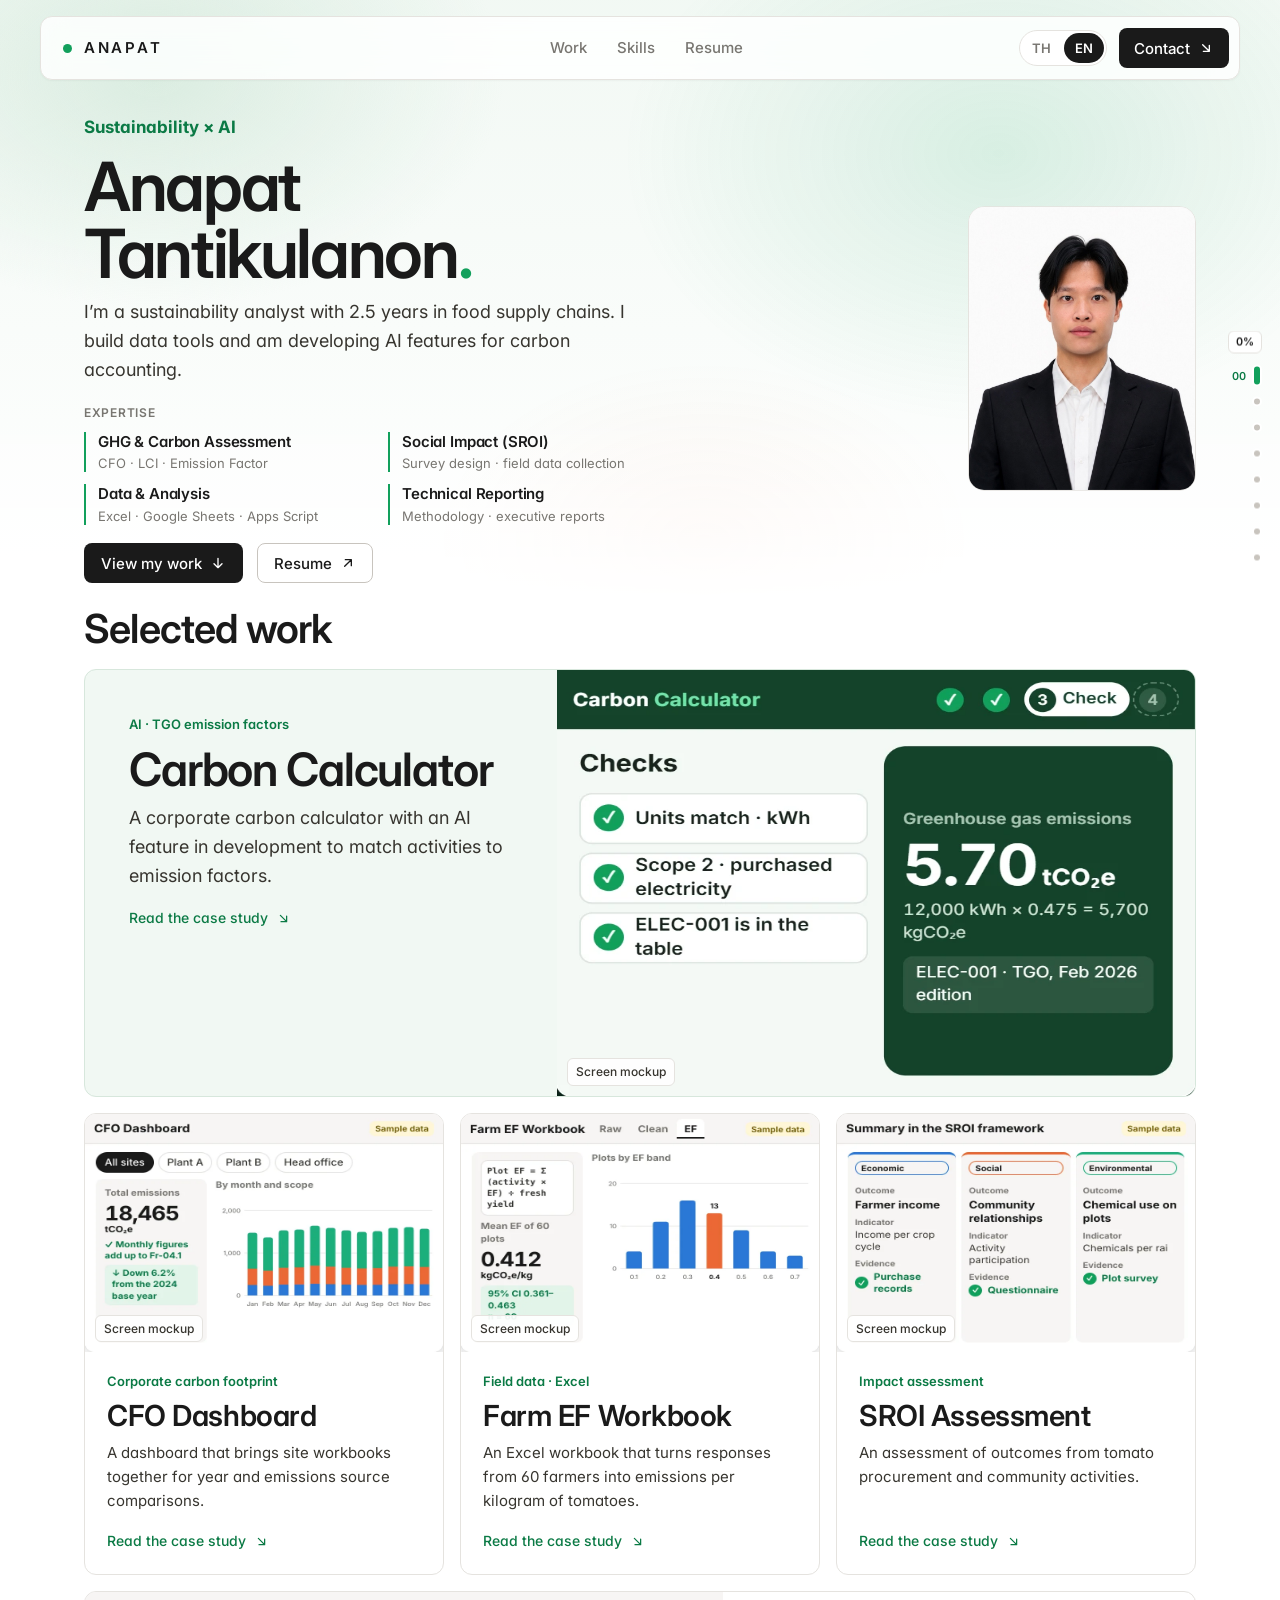
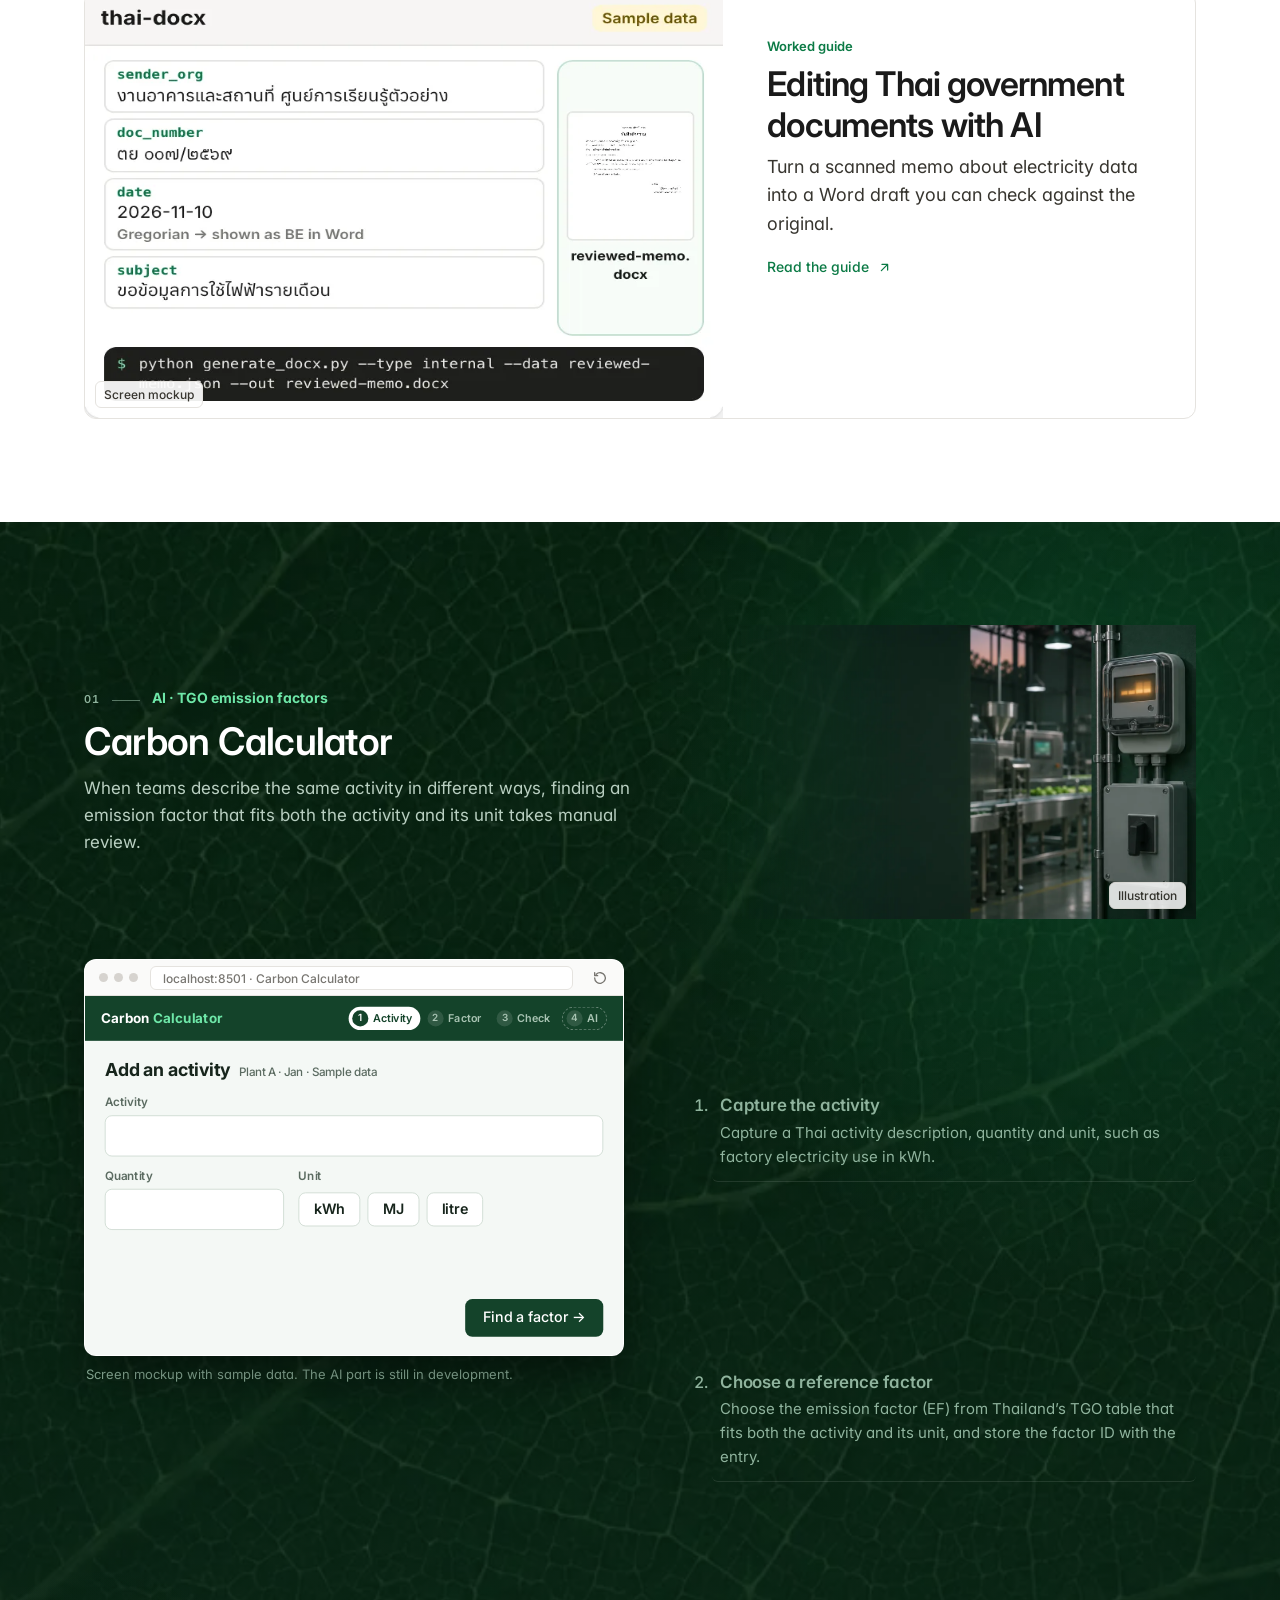
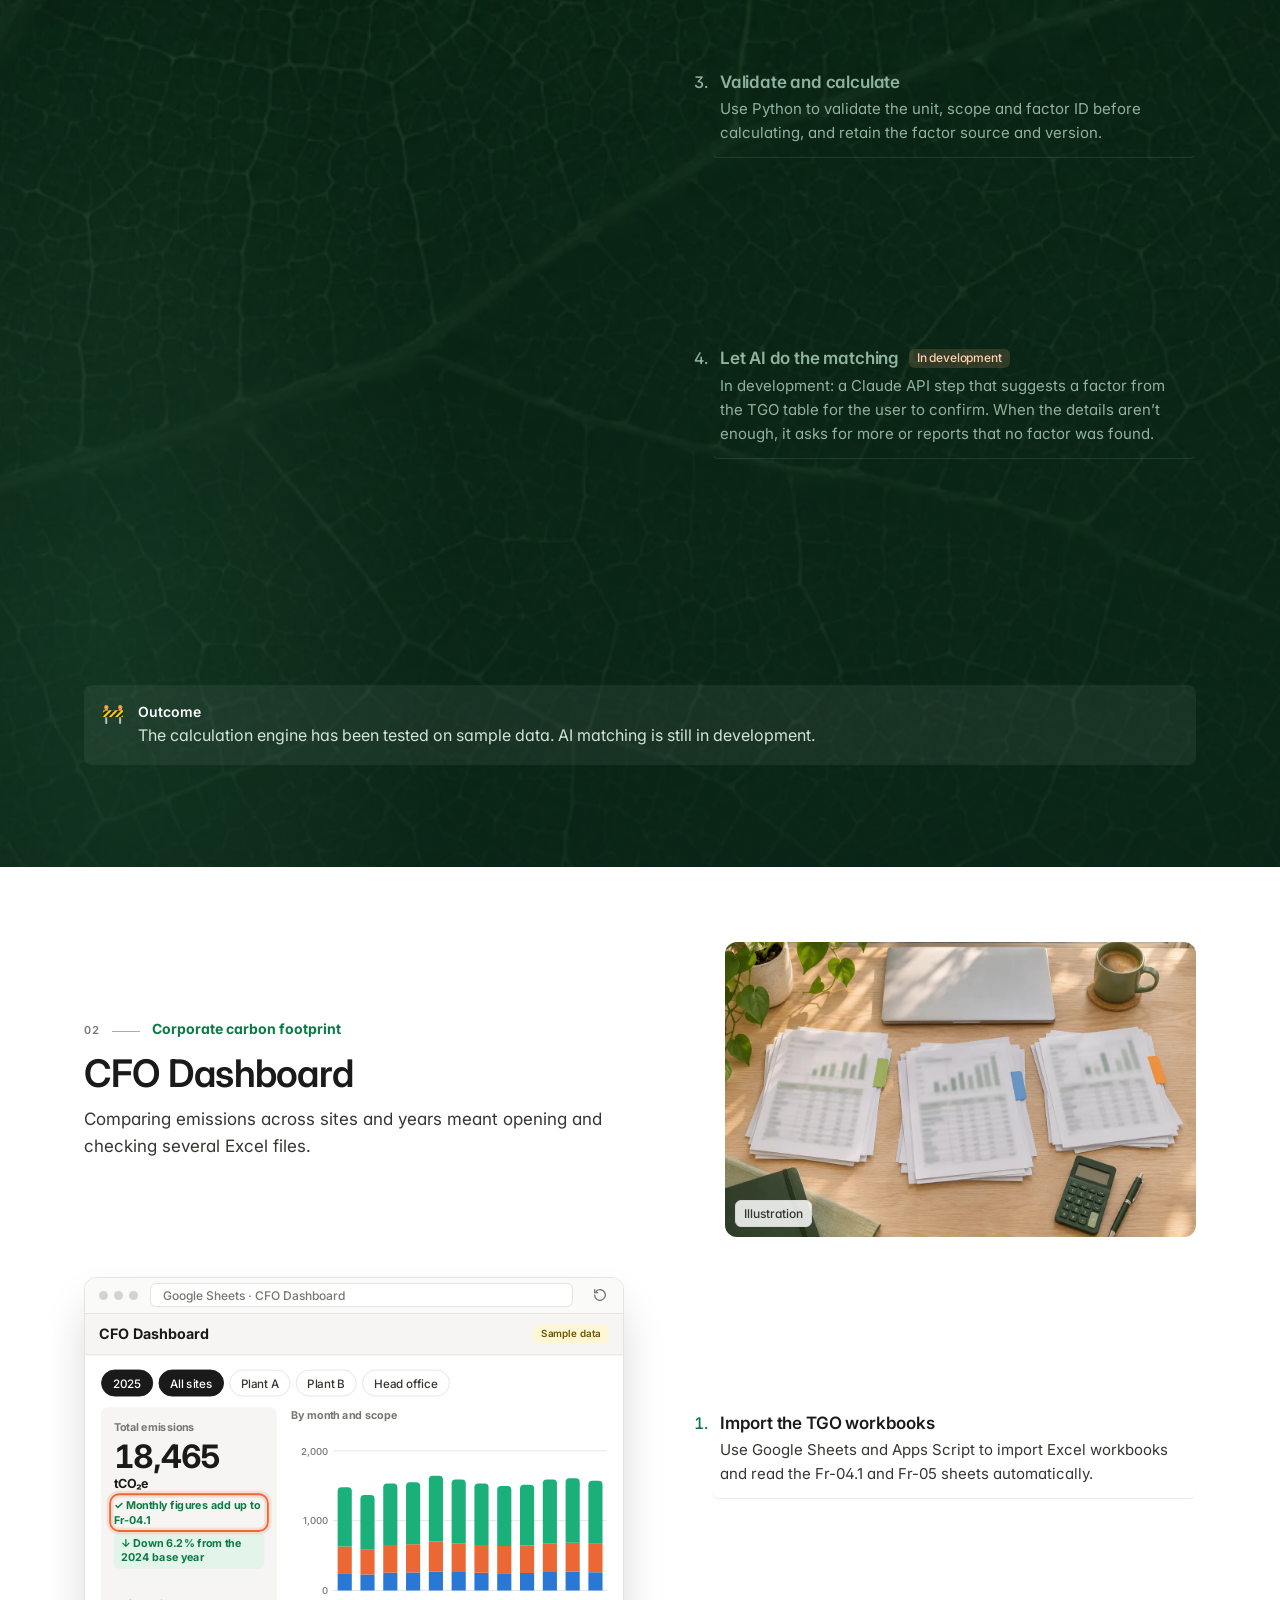
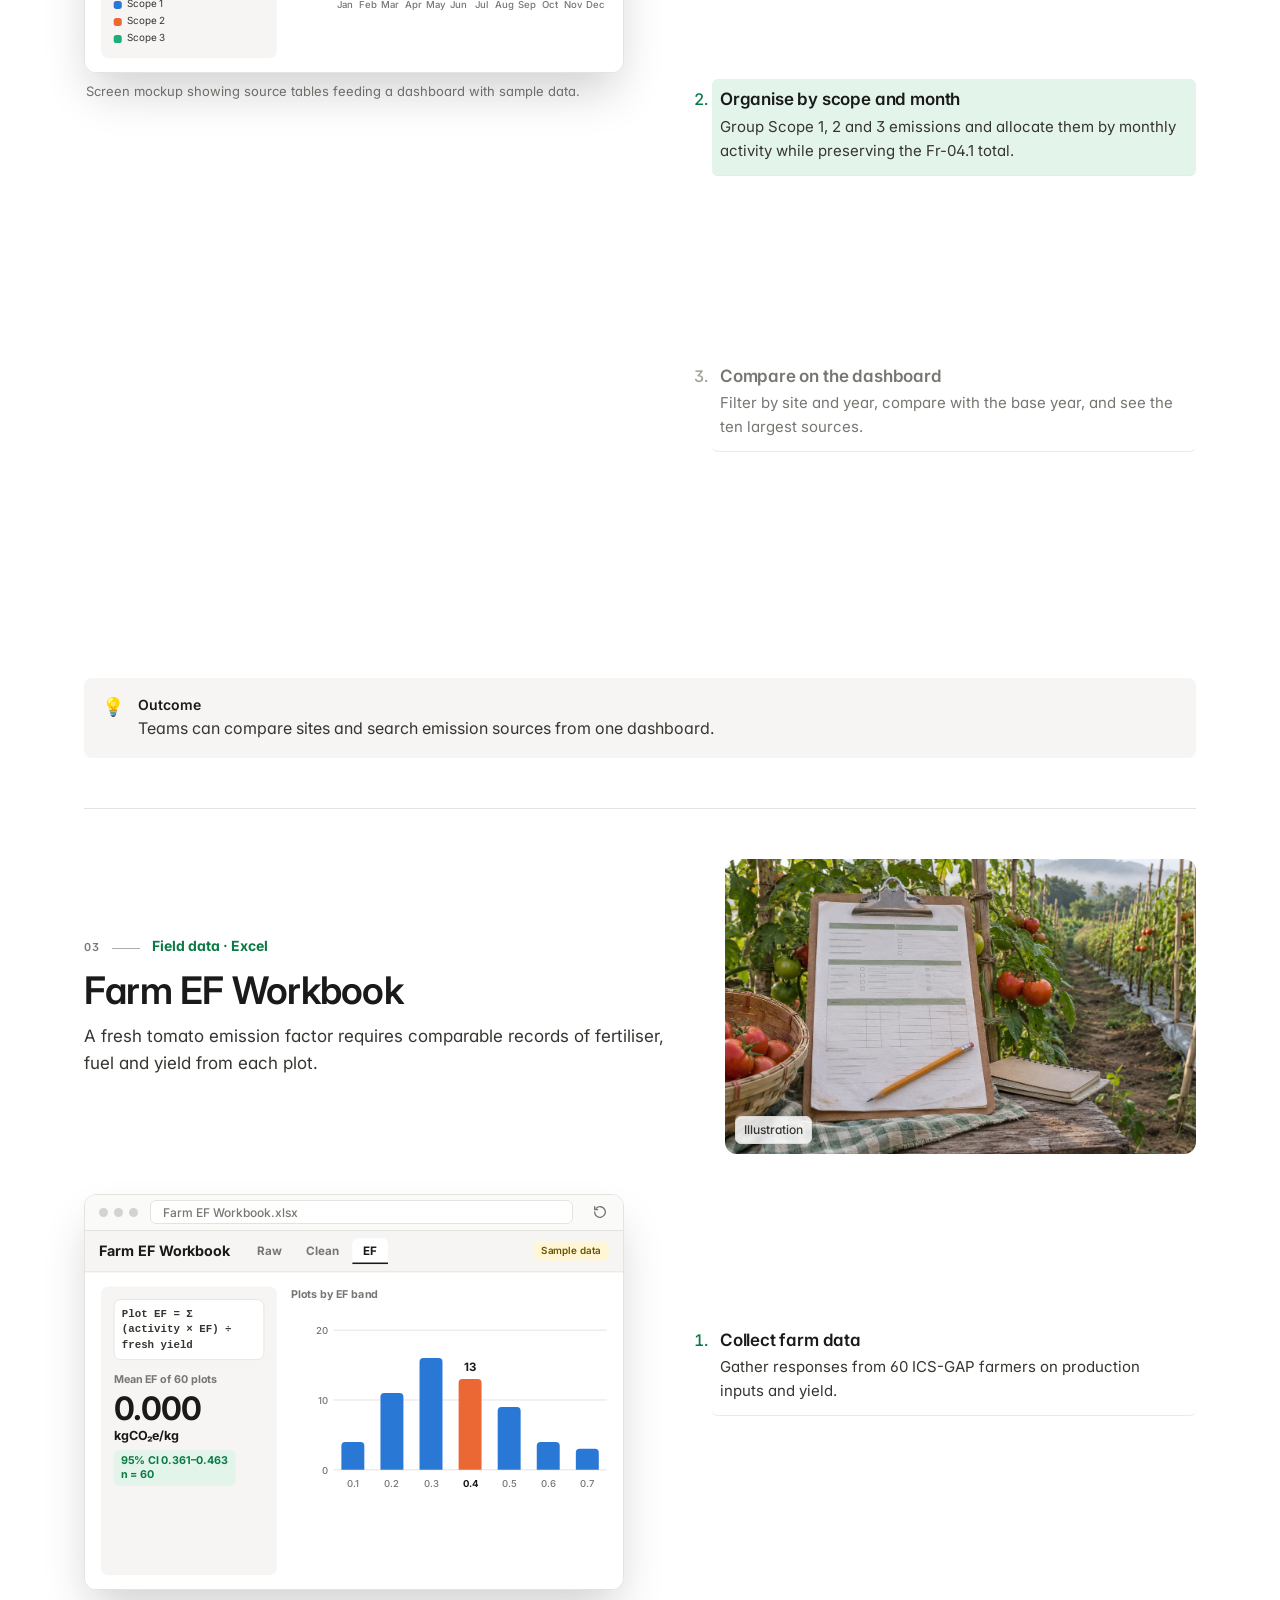
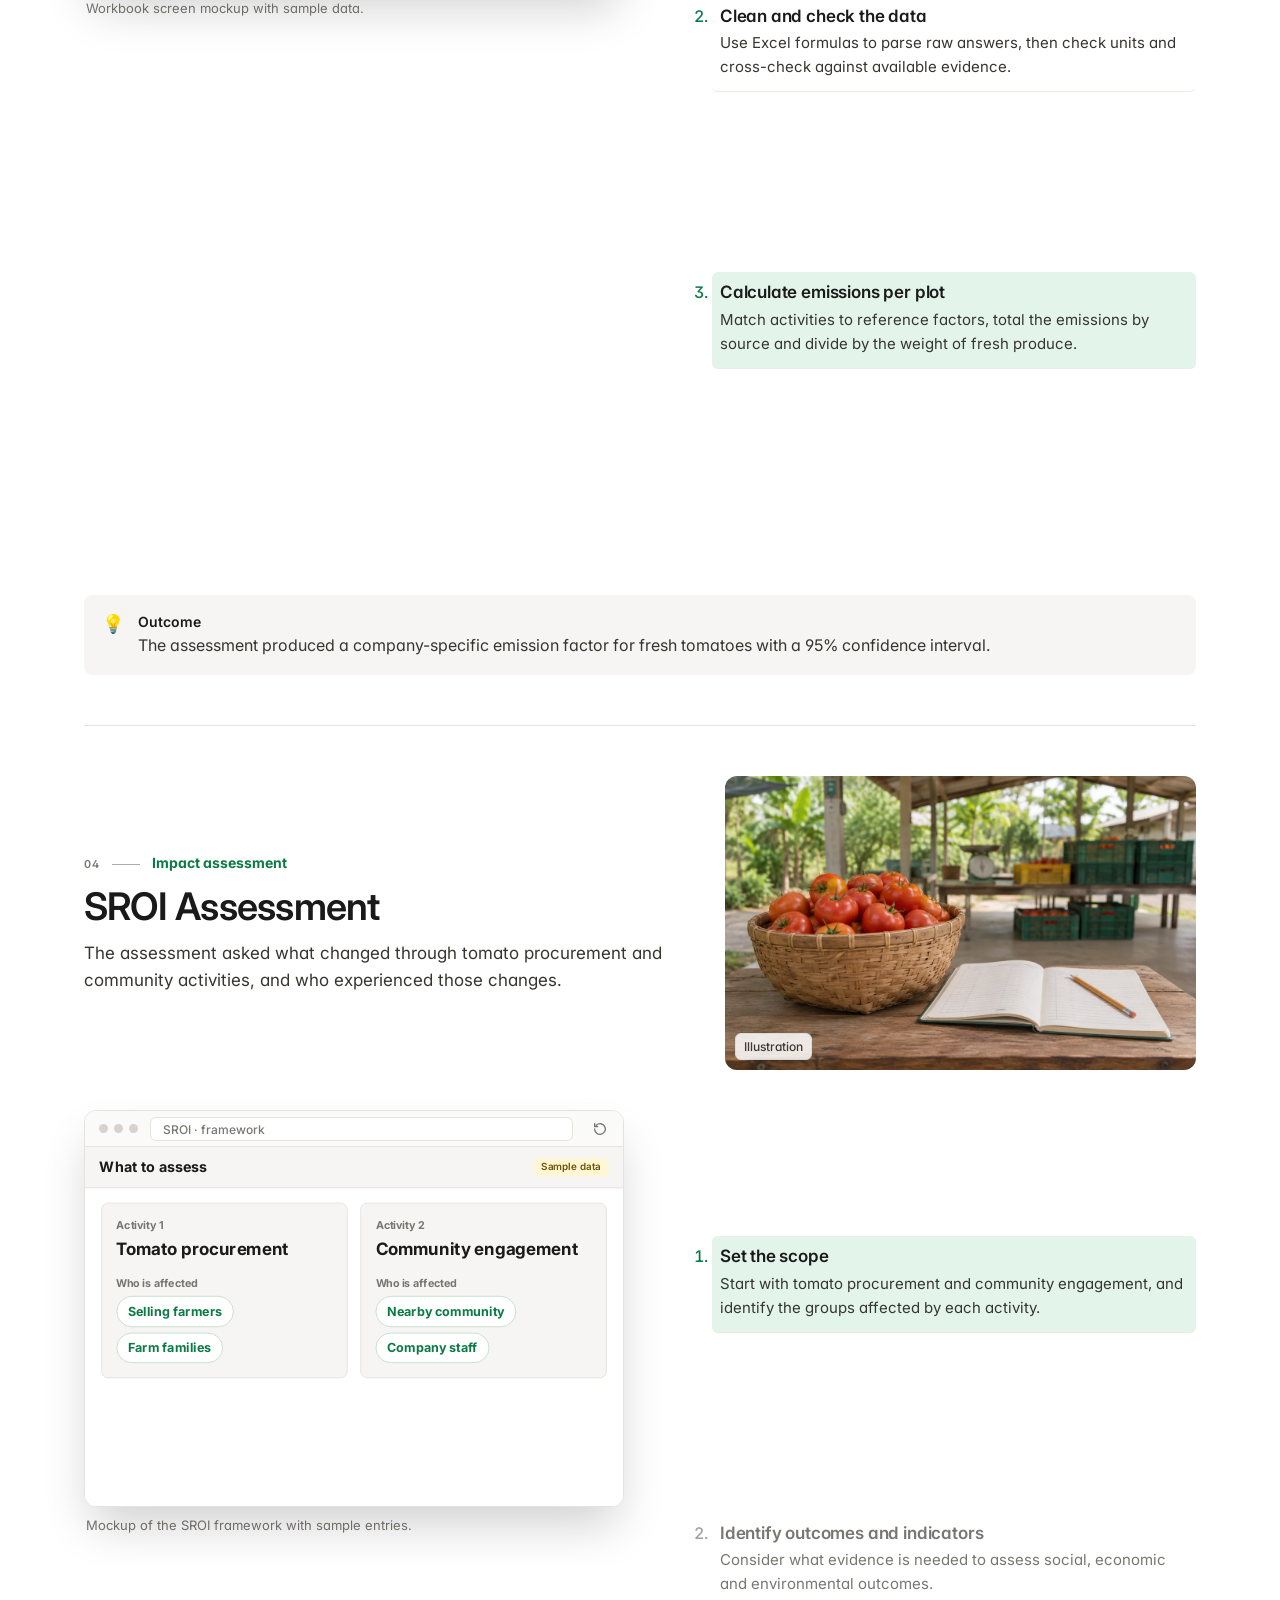
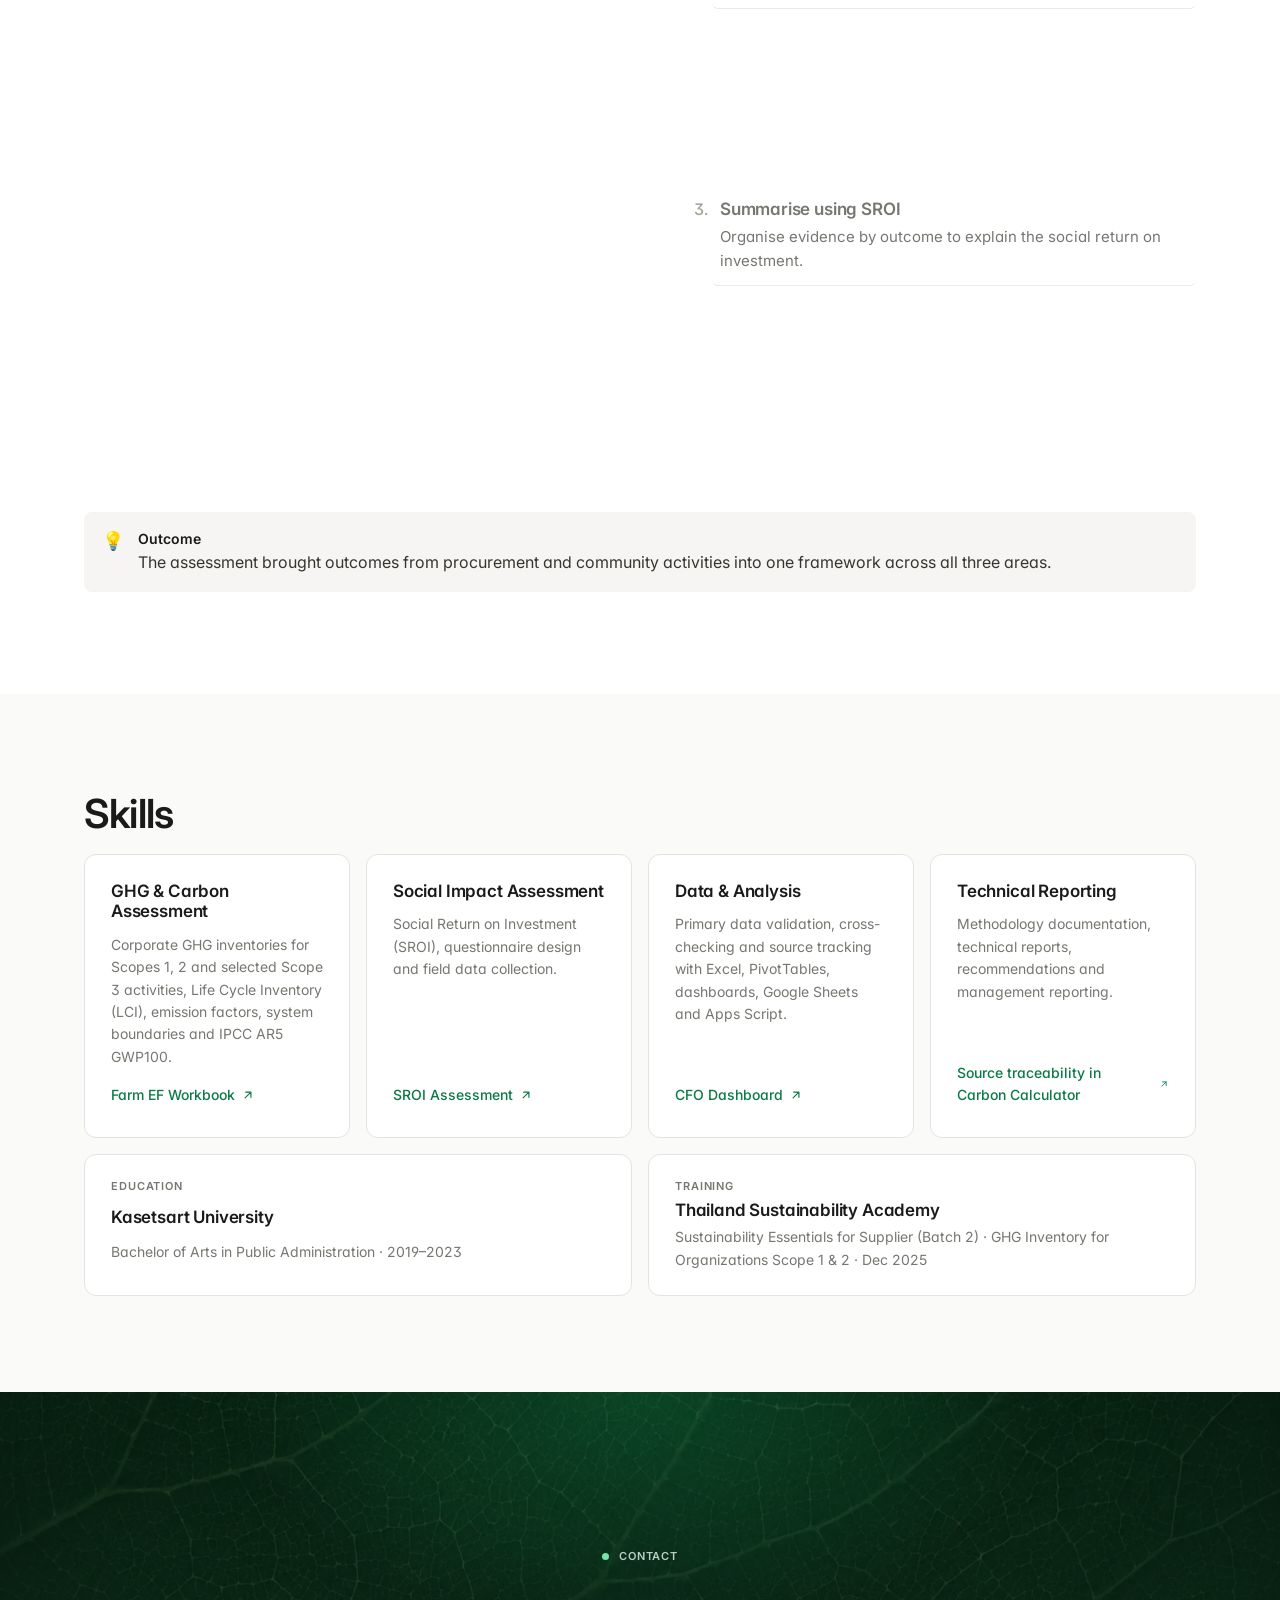
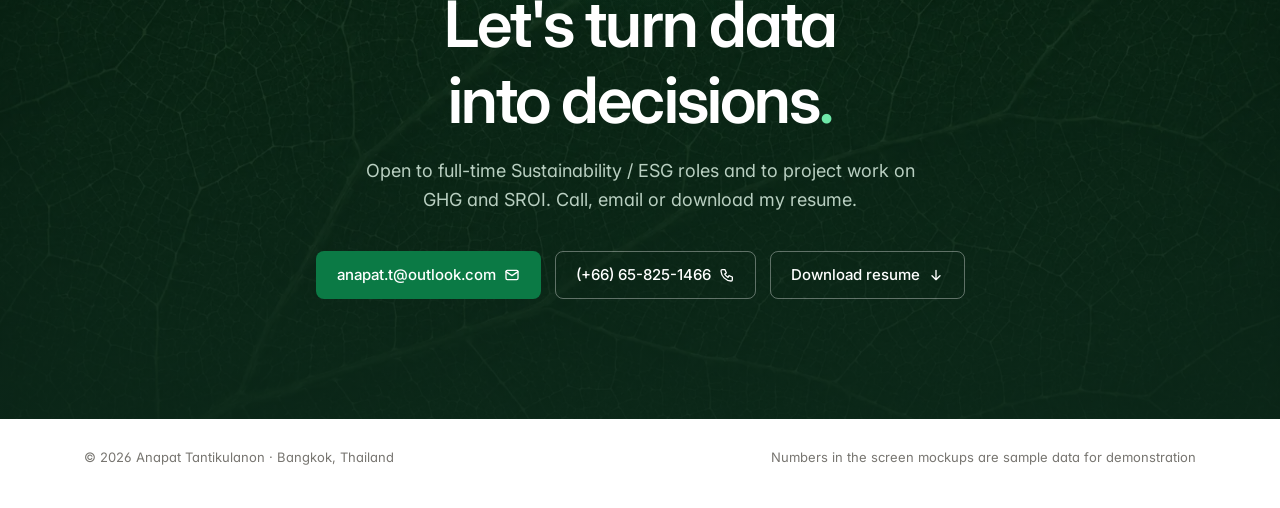
<file: index.html>
<!DOCTYPE html>
<html lang="th">
<head>
  <meta charset="utf-8" />
  <meta name="viewport" content="width=device-width, initial-scale=1" />
  <title>Anapat Tantikulanon · Sustainability × AI</title>
  <meta name="description" content="ผลงานของ Anapat Tantikulanon นักวิเคราะห์ความยั่งยืนด้านคาร์บอนฟุตพริ้นท์ ข้อมูลภาคสนาม และเครื่องมือ AI สำหรับงานคาร์บอน" />
  <meta property="og:title" content="Anapat Tantikulanon · Sustainability × AI" />
  <meta property="og:description" content="Carbon accounting, field data and AI-assisted tools for sustainability" />
  <meta property="og:type" content="website" />
  <meta property="og:url" content="https://anapat-portfolio.vercel.app/" />
  <meta property="og:image" content="https://anapat-portfolio.vercel.app/assets/img/og-cover.jpg" />
  <meta property="og:image:width" content="1200" />
  <meta property="og:image:height" content="630" />
  <meta property="og:image:alt" content="Anapat Tantikulanon · Sustainability × AI" />
  <meta name="twitter:card" content="summary_large_image" />
  <meta name="theme-color" content="#ffffff" />
  <link rel="icon" href="assets/img/favicon.svg" type="image/svg+xml" />
  <script>
    /* Hide the page for a moment while English text is swapped in, so Thai doesn't flash first. */
    (function () { try {
      var q = new URLSearchParams(location.search).get("lang"), s = null;
      try { s = localStorage.getItem("lang"); } catch (e) {}
      var l = (q === "th" || q === "en") ? q : (s === "th" || s === "en") ? s : ((navigator.language || "").toLowerCase().indexOf("th") === 0 ? "th" : "en");
      if (l === "en") { var h = document.documentElement; h.classList.add("i18n-wait"); h.lang = "en"; setTimeout(function () { h.classList.remove("i18n-wait"); }, 1500); }
    } catch (e) {} })();
  </script>
  <link rel="preconnect" href="https://fonts.googleapis.com" />
  <link rel="preconnect" href="https://fonts.gstatic.com" crossorigin />
  <link href="https://fonts.googleapis.com/css2?family=Inter:wght@400;500;600;700&family=Anuphan:wght@400;500;600;700&display=swap" rel="stylesheet" />
  <link rel="stylesheet" href="css/style.css" />
</head>
<body data-page="home">
  <svg width="0" height="0" style="position:absolute" aria-hidden="true">
    <defs>
      <symbol id="i-down" viewBox="0 0 24 24" fill="none" stroke="currentColor" stroke-width="2" stroke-linecap="round" stroke-linejoin="round"><path d="M12 5v14m0 0-6-6m6 6 6-6"/></symbol>
      <symbol id="i-down-right" viewBox="0 0 24 24" fill="none" stroke="currentColor" stroke-width="2" stroke-linecap="round" stroke-linejoin="round"><path d="M7 7l10 10M17 8v9H8"/></symbol>
      <symbol id="i-up-right" viewBox="0 0 24 24" fill="none" stroke="currentColor" stroke-width="2" stroke-linecap="round" stroke-linejoin="round"><path d="M7 17 17 7M8 7h9v9"/></symbol>
      <symbol id="i-info" viewBox="0 0 24 24" fill="none" stroke="currentColor" stroke-width="2" stroke-linecap="round" stroke-linejoin="round"><circle cx="12" cy="12" r="9"/><path d="M12 11v5M12 8h.01"/></symbol>
      <symbol id="i-menu" viewBox="0 0 24 24" fill="none" stroke="currentColor" stroke-width="2" stroke-linecap="round" stroke-linejoin="round"><path d="M4 7h16M4 12h16M4 17h16"/></symbol>
      <symbol id="i-phone" viewBox="0 0 24 24" fill="none" stroke="currentColor" stroke-width="2" stroke-linecap="round" stroke-linejoin="round"><path d="M5 4h4l2 5-2.5 1.5a11 11 0 0 0 5 5L15 13l5 2v4a2 2 0 0 1-2 2A16 16 0 0 1 3 6a2 2 0 0 1 2-2"/></symbol>
      <symbol id="i-mail" viewBox="0 0 24 24" fill="none" stroke="currentColor" stroke-width="2" stroke-linecap="round" stroke-linejoin="round"><rect x="3" y="5" width="18" height="14" rx="2"/><path d="m3 7 9 6 9-6"/></symbol>
    </defs>
  </svg>

  <a class="visually-hidden" href="#main" data-i18n="skip">ข้ามไปที่เนื้อหา</a>

  <!-- ================= Nav ================= -->
  <div class="nav-wrap">
    <header class="nav">
      <a class="brand" href="#top" aria-label="Anapat"><span class="brand-dot" aria-hidden="true"></span>ANAPAT</a>
      <ul class="nav-links" id="navLinks">
        <li><a href="#work" data-nav="work" data-i18n="nav.work">ผลงาน</a></li>
        <li><a href="#about" data-nav="about" data-i18n="nav.skills">ทักษะ</a></li>
        <li><a href="resume.html" data-nav="resume">Resume</a></li>
        <li class="nav-links-cta"><a href="#contact" data-i18n="nav.contact">ติดต่อ</a></li>
      </ul>
      <div class="nav-right">
        <div class="lang" role="group" aria-label="Language / ภาษา">
          <button type="button" data-lang-btn="th" aria-pressed="true">TH</button>
          <button type="button" data-lang-btn="en" aria-pressed="false">EN</button>
        </div>
        <a class="btn btn-dark nav-cta" href="#contact"><span data-i18n="nav.contact">ติดต่อ</span> <svg><use href="#i-down-right"/></svg></a>
        <button class="btn btn-outline btn-icon nav-toggle" aria-expanded="false" aria-controls="navLinks" aria-label="เปิดเมนู" data-i18n-aria="nav.menu">
          <svg><use href="#i-menu"/></svg>
        </button>
      </div>
    </header>
  </div>

  <!-- Rail: one entry per [data-rail] section, same order. The project
       stories are chapters 01–04; the % is how far down the page you are. -->
  <nav class="rail" aria-label="ตำแหน่งในหน้า" data-i18n-aria="rail.label">
    <div class="rail-pct" aria-hidden="true"><span id="railPct">0</span>%</div>
    <ol>
      <li><a href="#top"><i aria-hidden="true"></i><span class="rail-n" aria-hidden="true">00</span><span class="rail-t" data-i18n="rail.top">หน้าแรก</span></a></li>
      <li><a href="#work"><i aria-hidden="true"></i><span class="rail-n" aria-hidden="true">—</span><span class="rail-t" data-i18n="rail.work">ผลงาน</span></a></li>
      <li><a href="#carbon-calculator"><i aria-hidden="true"></i><span class="rail-n" aria-hidden="true">01</span><span class="rail-t">Carbon Calculator</span></a></li>
      <li><a href="#cfo-dashboard"><i aria-hidden="true"></i><span class="rail-n" aria-hidden="true">02</span><span class="rail-t">CFO Dashboard</span></a></li>
      <li><a href="#farm-ef-workbook"><i aria-hidden="true"></i><span class="rail-n" aria-hidden="true">03</span><span class="rail-t">Farm EF Workbook</span></a></li>
      <li><a href="#sroi-assessment"><i aria-hidden="true"></i><span class="rail-n" aria-hidden="true">04</span><span class="rail-t">SROI</span></a></li>
      <li><a href="#about"><i aria-hidden="true"></i><span class="rail-n" aria-hidden="true">—</span><span class="rail-t" data-i18n="rail.skills">ทักษะ</span></a></li>
      <li><a href="#contact"><i aria-hidden="true"></i><span class="rail-n" aria-hidden="true">—</span><span class="rail-t" data-i18n="rail.contact">ติดต่อ</span></a></li>
    </ol>
  </nav>

  <main id="main">
    <section class="intro" id="top" data-rail>
      <div class="container intro-inner">
        <div class="intro-copy">
          <p class="intro-role">Sustainability × AI</p>
          <h1 class="intro-name"><span class="line"><span>Anapat</span></span> <span class="line"><span>Tantikulanon<span class="dot-accent">.</span></span></span></h1>
          <p data-i18n="hero.lead" class="lead">ผมเป็นนักวิเคราะห์ด้านความยั่งยืน ทำงานในห่วงโซ่อุปทานอาหารมา 2.5 ปี ถนัดสร้างเครื่องมือจัดการข้อมูล และตอนนี้กำลังนำ AI มาช่วยงานคำนวณคาร์บอน</p>
          <div class="intro-skills">
            <p class="intro-skills-label" data-i18n="hero.skills">ความเชี่ยวชาญ</p>
            <ul>
              <li><strong>GHG &amp; Carbon Assessment</strong><span><span class="nw">CFO</span> · <span class="nw">LCI</span> · <span class="nw">Emission Factor</span></span></li>
              <li><strong>Social Impact (SROI)</strong><span data-i18n="hero.skill2"><span class="nw">ออกแบบแบบสอบถาม</span> · <span class="nw">เก็บข้อมูลภาคสนาม</span></span></li>
              <li><strong>Data &amp; Analysis</strong><span><span class="nw">Excel</span> · <span class="nw">Google Sheets</span> · <span class="nw">Apps Script</span></span></li>
              <li><strong>Technical Reporting</strong><span data-i18n="hero.skill4"><span class="nw">เอกสารระเบียบวิธี</span> · <span class="nw">รายงานผู้บริหาร</span></span></li>
            </ul>
          </div>
          <div class="intro-actions">
            <a class="btn btn-dark" href="#work"><span data-i18n="hero.cta1">ดูผลงาน</span> <svg aria-hidden="true"><use href="#i-down"/></svg></a>
            <a class="btn btn-outline" href="resume.html">Resume <svg aria-hidden="true"><use href="#i-up-right"/></svg></a>
          </div>
        </div>
        <div class="intro-figure"><img class="intro-photo" src="assets/img/profile.jpg" alt="" width="800" height="1000"></div>
      </div>
    </section>

    <section class="showcase" id="work" data-rail>
      <div class="container">
        <h2 data-i18n="work.title" class="showcase-title">ผลงาน</h2>
        <div class="project-cards" id="tools">
          <a class="project-card project-card-featured" href="#carbon-calculator" aria-labelledby="carbon-calculator-card-title">
            <div class="project-card-media">
              <picture>
                <source media="(max-width: 700px)" srcset="assets/img/card-carbon-calculator-m.webp" data-srcset-en="assets/img/card-carbon-calculator-m-en.webp" width="800" height="600">
                <img src="assets/img/card-carbon-calculator.webp" data-src-en="assets/img/card-carbon-calculator-en.webp" alt="" width="1200" height="800" fetchpriority="high">
              </picture>
              <span data-i18n="work.media.mockup" class="media-label">ภาพจำลองหน้าจอ</span>
            </div>
            <div class="project-card-copy">
              <p data-i18n="work.carbon-calculator.label" class="project-category">AI · ค่าการปล่อยของ อบก.</p>
              <h3 data-i18n="work.carbon-calculator.title" id="carbon-calculator-card-title">Carbon Calculator</h3>
              <p data-i18n="work.carbon-calculator.deck" class="project-deck">เครื่องคำนวณคาร์บอนองค์กร ที่กำลังเพิ่ม AI ให้ช่วยหาค่าการปล่อยที่ตรงกับแต่ละกิจกรรม</p>
              <span class="project-link">
                <span data-i18n="work.read">อ่านเรื่องนี้</span>
                <svg aria-hidden="true"><use href="#i-down-right"/></svg>
              </span>
            </div>
          </a>
          <a class="project-card" href="#cfo-dashboard" aria-labelledby="cfo-dashboard-card-title">
            <div class="project-card-media">
              <picture>
                <source media="(max-width: 700px)" srcset="assets/img/card-cfo-dashboard-m.webp" data-srcset-en="assets/img/card-cfo-dashboard-m-en.webp" width="800" height="600">
                <img src="assets/img/card-cfo-dashboard.webp" data-src-en="assets/img/card-cfo-dashboard-en.webp" alt="" width="1200" height="800" loading="lazy">
              </picture>
              <span data-i18n="work.media.mockup" class="media-label">ภาพจำลองหน้าจอ</span>
            </div>
            <div class="project-card-copy">
              <p data-i18n="work.cfo-dashboard.label" class="project-category">คาร์บอนฟุตพริ้นท์องค์กร</p>
              <h3 data-i18n="work.cfo-dashboard.title" id="cfo-dashboard-card-title">CFO Dashboard</h3>
              <p data-i18n="work.cfo-dashboard.deck" class="project-deck">รวมไฟล์คาร์บอนของทุกหน่วยงานไว้ใน Dashboard เดียว เทียบข้ามปีและแยกดูแหล่งปล่อยได้</p>
              <span class="project-link">
                <span data-i18n="work.read">อ่านเรื่องนี้</span>
                <svg aria-hidden="true"><use href="#i-down-right"/></svg>
              </span>
            </div>
          </a>
          <a class="project-card" href="#farm-ef-workbook" aria-labelledby="farm-ef-workbook-card-title">
            <div class="project-card-media">
              <picture>
                <source media="(max-width: 700px)" srcset="assets/img/card-farm-ef-workbook-m.webp" data-srcset-en="assets/img/card-farm-ef-workbook-m-en.webp" width="800" height="600">
                <img src="assets/img/card-farm-ef-workbook.webp" data-src-en="assets/img/card-farm-ef-workbook-en.webp" alt="" width="1200" height="800" loading="lazy">
              </picture>
              <span data-i18n="work.media.mockup" class="media-label">ภาพจำลองหน้าจอ</span>
            </div>
            <div class="project-card-copy">
              <p data-i18n="work.farm-ef-workbook.label" class="project-category">ข้อมูลภาคสนาม · Excel</p>
              <h3 data-i18n="work.farm-ef-workbook.title" id="farm-ef-workbook-card-title">Farm EF Workbook</h3>
              <p data-i18n="work.farm-ef-workbook.deck" class="project-deck">เปลี่ยนแบบสอบถามจากเกษตรกร 60 ราย ให้เป็นค่าการปล่อยต่อมะเขือเทศสด 1 กิโลกรัม</p>
              <span class="project-link">
                <span data-i18n="work.read">อ่านเรื่องนี้</span>
                <svg aria-hidden="true"><use href="#i-down-right"/></svg>
              </span>
            </div>
          </a>
          <a class="project-card" href="#sroi-assessment" aria-labelledby="sroi-assessment-card-title">
            <div class="project-card-media">
              <picture>
                <source media="(max-width: 700px)" srcset="assets/img/card-sroi-assessment-m.webp" data-srcset-en="assets/img/card-sroi-assessment-m-en.webp" width="800" height="600">
                <img src="assets/img/card-sroi-assessment.webp" data-src-en="assets/img/card-sroi-assessment-en.webp" alt="" width="1200" height="800" loading="lazy">
              </picture>
              <span data-i18n="work.media.mockup" class="media-label">ภาพจำลองหน้าจอ</span>
            </div>
            <div class="project-card-copy">
              <p data-i18n="work.sroi-assessment.label" class="project-category">การประเมินผลกระทบ</p>
              <h3 data-i18n="work.sroi-assessment.title" id="sroi-assessment-card-title">การประเมิน SROI</h3>
              <p data-i18n="work.sroi-assessment.deck" class="project-deck">ประเมินว่าการรับซื้อมะเขือเทศและกิจกรรมชุมชน เปลี่ยนอะไรให้ใครบ้าง</p>
              <span class="project-link">
                <span data-i18n="work.read">อ่านเรื่องนี้</span>
                <svg aria-hidden="true"><use href="#i-down-right"/></svg>
              </span>
            </div>
          </a>
          <a class="project-card project-card-featured project-card-guide" href="thai-document-guide.html" aria-labelledby="guide-card-title">
            <div class="project-card-media">
              <picture>
                <source media="(max-width: 700px)" srcset="assets/img/card-thai-document-guide-m.webp" data-srcset-en="assets/img/card-thai-document-guide-m-en.webp" width="800" height="600">
                <img src="assets/img/card-thai-document-guide.webp" data-src-en="assets/img/card-thai-document-guide-en.webp" alt="" width="1200" height="800" loading="lazy">
              </picture>
              <span data-i18n="work.media.mockup" class="media-label">ภาพจำลองหน้าจอ</span>
            </div>
            <div class="project-card-copy">
              <p data-i18n="work.guide.label" class="project-category">คู่มือจากการทดลอง</p>
              <h3 data-i18n="work.guide.title" id="guide-card-title">ใช้ AI ช่วยตรวจแก้เอกสารราชการไทย</h3>
              <p data-i18n="work.guide.deck" class="project-deck">จากบันทึกข้อความขอข้อมูลไฟฟ้าที่สแกนมา สู่ร่าง Word ที่ตรวจเทียบกับต้นฉบับได้</p>
              <span class="project-link">
                <span data-i18n="work.guide.read">อ่านคู่มือ</span>
                <svg aria-hidden="true"><use href="#i-up-right"/></svg>
              </span>
            </div>
          </a>
        </div>
        <div class="project-stories">
          <article class="project-story project-story--dark" id="carbon-calculator" tabindex="-1" aria-labelledby="carbon-calculator-title" data-rail>
            <div class="project-story-head">
              <div class="story-copy">
              <p class="story-chapter"><span class="story-num">01</span><span data-i18n="work.carbon-calculator.label">AI · ค่าการปล่อยของ อบก.</span></p>
              <h3 data-i18n="work.carbon-calculator.title" id="carbon-calculator-title">Carbon Calculator</h3>
              <p data-i18n="work.carbon-calculator.problem">แต่ละหน่วยงานเรียกกิจกรรมเดียวกันไม่เหมือนกัน การหาค่าการปล่อยที่ตรงทั้งกิจกรรมและหน่วยจึงต้องไล่ตรวจทีละรายการ</p>
              </div>
              <figure class="story-scene"><img src="assets/img/scene-carbon-calculator.webp" alt="" width="1200" height="800" loading="lazy"><span data-i18n="work.media.illustration" class="media-label">ภาพประกอบ</span></figure>
            </div>
            <div class="project-story-grid">
              <figure class="project-figure">
                <div class="wt-slot" data-walkthrough>
                  <img src="assets/img/card-carbon-calculator.webp" data-src-en="assets/img/card-carbon-calculator-en.webp" alt="" width="1200" height="800" loading="lazy">
                </div>
                <figcaption data-i18n="work.carbon-calculator.caption">ภาพจำลองหน้าจอ ใช้ข้อมูลสมมติ ส่วนที่ใช้ AI ยังพัฒนาอยู่</figcaption>
              </figure>
              <ol class="project-steps">
                <li>
                  <h4 data-i18n="work.carbon-calculator.step1.title">กรอกกิจกรรม</h4>
                  <p data-i18n="work.carbon-calculator.step1.copy">พิมพ์ชื่อกิจกรรมเป็นภาษาไทย พร้อมปริมาณและหน่วย เช่น ไฟฟ้าที่โรงงานใช้ หน่วยเป็น kWh</p>
                </li>
                <li>
                  <h4 data-i18n="work.carbon-calculator.step2.title">เลือกค่าอ้างอิง</h4>
                  <p data-i18n="work.carbon-calculator.step2.copy">เลือกค่าการปล่อย (EF) จากตารางของ อบก. ที่ตรงทั้งกิจกรรมและหน่วย แล้วบันทึกรหัสค่าไว้กับรายการนั้น</p>
                </li>
                <li>
                  <h4 data-i18n="work.carbon-calculator.step3.title">ตรวจก่อนคำนวณ</h4>
                  <p data-i18n="work.carbon-calculator.step3.copy">ใช้ Python ตรวจหน่วย ขอบเขต และรหัสค่าอ้างอิงก่อนคำนวณ แล้วเก็บแหล่งที่มาและเวอร์ชันของค่าไว้ทุกครั้ง</p>
                </li>
                <li>
                  <h4><span data-i18n="work.carbon-calculator.step4.title">ให้ AI ช่วยจับคู่</span> <span class="tag-dev" data-i18n="work.status.dev">กำลังพัฒนา</span></h4>
                  <p data-i18n="work.carbon-calculator.step4.copy">กำลังพัฒนาส่วนที่ใช้ Claude API เสนอค่าอ้างอิงจากตาราง อบก. ให้ผู้ใช้กดยืนยัน ถ้าข้อมูลไม่พอ ระบบจะถามเพิ่ม หรือบอกว่าไม่พบค่าที่ตรง</p>
                </li>
              </ol>
            </div>
            <div class="project-result">
              <strong data-i18n="work.result">ผลที่ได้</strong>
              <p data-i18n="work.carbon-calculator.result">ทดสอบเครื่องคำนวณกับข้อมูลสมมติแล้ว ส่วนจับคู่ด้วย AI ยังพัฒนาอยู่</p>
            </div>
          </article>

          <article class="project-story" id="cfo-dashboard" tabindex="-1" aria-labelledby="cfo-dashboard-title" data-rail>
            <div class="project-story-head">
              <div class="story-copy">
              <p class="story-chapter"><span class="story-num">02</span><span data-i18n="work.cfo-dashboard.label">คาร์บอนฟุตพริ้นท์องค์กร</span></p>
              <h3 data-i18n="work.cfo-dashboard.title" id="cfo-dashboard-title">CFO Dashboard</h3>
              <p data-i18n="work.cfo-dashboard.problem">เดิมถ้าจะเทียบการปล่อยระหว่างหน่วยงาน ต้องเปิดไฟล์ Excel หลายชุด แล้วไล่เทียบข้อมูลข้ามปีเอง</p>
              </div>
              <figure class="story-scene"><img src="assets/img/scene-cfo.webp" alt="" width="1200" height="800" loading="lazy"><span data-i18n="work.media.illustration" class="media-label">ภาพประกอบ</span></figure>
            </div>
            <div class="project-story-grid">
              <figure class="project-figure">
                <div class="wt-slot" data-walkthrough>
                  <img src="assets/img/card-cfo-dashboard.webp" data-src-en="assets/img/card-cfo-dashboard-en.webp" alt="" width="1200" height="800" loading="lazy">
                </div>
                <figcaption data-i18n="work.cfo-dashboard.caption">ภาพจำลองหน้าจอ ใช้ข้อมูลสมมติ แสดงการรวมตารางต้นทางเป็น Dashboard</figcaption>
              </figure>
              <ol class="project-steps">
                <li>
                  <h4 data-i18n="work.cfo-dashboard.step1.title">นำเข้าไฟล์ตามแบบฟอร์ม อบก.</h4>
                  <p data-i18n="work.cfo-dashboard.step1.copy">ใช้ Google Sheets กับ Apps Script ดึงไฟล์ Excel เข้ามา แล้วอ่านชีต Fr-04.1 และ Fr-05 ให้อัตโนมัติ</p>
                </li>
                <li>
                  <h4 data-i18n="work.cfo-dashboard.step2.title">แยกตาม Scope และเดือน</h4>
                  <p data-i18n="work.cfo-dashboard.step2.copy">แยก Scope 1, 2 และ 3 แล้วกระจายยอดปล่อยลงแต่ละเดือนตามสัดส่วนกิจกรรม โดยยอดรวมยังตรงกับ Fr-04.1</p>
                </li>
                <li>
                  <h4 data-i18n="work.cfo-dashboard.step3.title">เทียบผลบน Dashboard</h4>
                  <p data-i18n="work.cfo-dashboard.step3.copy">เลือกหน่วยงานและปี เทียบกับปีฐาน แล้วดู 10 แหล่งที่ปล่อยมากที่สุด</p>
                </li>
              </ol>
            </div>
            <div class="project-result">
              <strong data-i18n="work.result">ผลที่ได้</strong>
              <p data-i18n="work.cfo-dashboard.result">ข้อมูลทุกหน่วยงานอยู่ในหน้าเดียว และค้นหารายการปล่อยได้</p>
            </div>
          </article>

          <article class="project-story" id="farm-ef-workbook" tabindex="-1" aria-labelledby="farm-ef-workbook-title" data-rail>
            <div class="project-story-head">
              <div class="story-copy">
              <p class="story-chapter"><span class="story-num">03</span><span data-i18n="work.farm-ef-workbook.label">ข้อมูลภาคสนาม · Excel</span></p>
              <h3 data-i18n="work.farm-ef-workbook.title" id="farm-ef-workbook-title">Farm EF Workbook</h3>
              <p data-i18n="work.farm-ef-workbook.problem">จะคำนวณค่าการปล่อยของมะเขือเทศสดเฉพาะบริษัทได้ ข้อมูลปุ๋ย เชื้อเพลิง และผลผลิตของทุกแปลงต้องเทียบกันได้ก่อน</p>
              </div>
              <figure class="story-scene"><img src="assets/img/farm-ef-workbook.webp" alt="" width="1200" height="800" loading="lazy"><span data-i18n="work.media.illustration" class="media-label">ภาพประกอบ</span></figure>
            </div>
            <div class="project-story-grid">
              <figure class="project-figure">
                <div class="wt-slot" data-walkthrough>
                  <img src="assets/img/card-farm-ef-workbook.webp" data-src-en="assets/img/card-farm-ef-workbook-en.webp" alt="" width="1200" height="800" loading="lazy">
                </div>
                <figcaption data-i18n="work.farm-ef-workbook.caption">ภาพจำลองหน้าจอ workbook ใช้ข้อมูลสมมติ</figcaption>
              </figure>
              <ol class="project-steps">
                <li>
                  <h4 data-i18n="work.farm-ef-workbook.step1.title">เก็บข้อมูลจากเกษตรกร</h4>
                  <p data-i18n="work.farm-ef-workbook.step1.copy">รวบรวมคำตอบจากเกษตรกร ICS-GAP 60 ราย ทั้งปัจจัยการผลิตที่ใช้และผลผลิตที่ได้</p>
                </li>
                <li>
                  <h4 data-i18n="work.farm-ef-workbook.step2.title">จัดรูปและตรวจข้อมูล</h4>
                  <p data-i18n="work.farm-ef-workbook.step2.copy">ใช้สูตร Excel แยกคำตอบออกจากข้อมูลดิบ ตรวจหน่วย แล้วเทียบกับหลักฐานที่มี</p>
                </li>
                <li>
                  <h4 data-i18n="work.farm-ef-workbook.step3.title">คำนวณการปล่อยรายแปลง</h4>
                  <p data-i18n="work.farm-ef-workbook.step3.copy">จับคู่กิจกรรมกับค่าการปล่อยอ้างอิง รวมการปล่อยทุกแหล่ง แล้วหารด้วยน้ำหนักผลผลิตสด</p>
                </li>
              </ol>
            </div>
            <div class="project-result">
              <strong data-i18n="work.result">ผลที่ได้</strong>
              <p data-i18n="work.farm-ef-workbook.result">ได้ค่า Emission Factor ของมะเขือเทศสดเฉพาะบริษัท พร้อมช่วงความเชื่อมั่น 95%</p>
            </div>
          </article>

          <article class="project-story" id="sroi-assessment" tabindex="-1" aria-labelledby="sroi-assessment-title" data-rail>
            <div class="project-story-head">
              <div class="story-copy">
              <p class="story-chapter"><span class="story-num">04</span><span data-i18n="work.sroi-assessment.label">การประเมินผลกระทบ</span></p>
              <h3 data-i18n="work.sroi-assessment.title" id="sroi-assessment-title">การประเมิน SROI</h3>
              <p data-i18n="work.sroi-assessment.problem">โจทย์คือ การรับซื้อมะเขือเทศและกิจกรรมชุมชนสร้างผลอะไรบ้าง และผลนั้นเกิดกับใคร</p>
              </div>
              <figure class="story-scene"><img src="assets/img/sroi-assessment.webp" alt="" width="1200" height="800" loading="lazy"><span data-i18n="work.media.illustration" class="media-label">ภาพประกอบ</span></figure>
            </div>
            <div class="project-story-grid">
              <figure class="project-figure">
                <div class="wt-slot" data-walkthrough>
                  <img src="assets/img/card-sroi-assessment.webp" data-src-en="assets/img/card-sroi-assessment-en.webp" alt="" width="1200" height="800" loading="lazy">
                </div>
                <figcaption data-i18n="work.sroi-assessment.caption">ภาพจำลองกรอบสรุปผล SROI ใช้ตัวอย่างสมมติ</figcaption>
              </figure>
              <ol class="project-steps">
                <li>
                  <h4 data-i18n="work.sroi-assessment.step1.title">กำหนดขอบเขตการประเมิน</h4>
                  <p data-i18n="work.sroi-assessment.step1.copy">เริ่มจากงานรับซื้อมะเขือเทศและงานชุมชนสัมพันธ์ แล้วระบุว่าแต่ละกิจกรรมส่งผลถึงใครบ้าง</p>
                </li>
                <li>
                  <h4 data-i18n="work.sroi-assessment.step2.title">ระบุผลลัพธ์และตัวชี้วัด</h4>
                  <p data-i18n="work.sroi-assessment.step2.copy">คิดว่าต้องเก็บหลักฐานอะไร เพื่อประเมินผลทั้งด้านสังคม เศรษฐกิจ และสิ่งแวดล้อม</p>
                </li>
                <li>
                  <h4 data-i18n="work.sroi-assessment.step3.title">สรุปตามกรอบ SROI</h4>
                  <p data-i18n="work.sroi-assessment.step3.copy">จัดข้อมูลตามผลลัพธ์ เพื่ออธิบายว่าเงินที่ลงไปสร้างคุณค่าทางสังคมอะไรกลับมาบ้าง</p>
                </li>
              </ol>
            </div>
            <div class="project-result">
              <strong data-i18n="work.result">ผลที่ได้</strong>
              <p data-i18n="work.sroi-assessment.result">ได้กรอบสรุปผลของงานรับซื้อและกิจกรรมชุมชน ครบทั้งสามมิติ</p>
            </div>
          </article>
        </div>
      </div>
    </section>

    <section class="section section-soft" id="about" data-rail>
      <div class="container">
        <h2 data-i18n="about.title" class="showcase-title">ทักษะ</h2>
        <div class="skills">
          <article class="skill">
            <h3>GHG &amp; Carbon Assessment</h3>
            <p data-i18n="s1">CFO ขอบเขต 1, 2 และบางกิจกรรมในขอบเขต 3 · Life Cycle Inventory (LCI) · Emission Factor · การกำหนดขอบเขตการประเมิน · IPCC AR5 GWP100</p>
            <a class="link-arrow" href="#farm-ef-workbook"><span data-i18n="skills.link1">Farm EF Workbook</span> <svg aria-hidden="true"><use href="#i-up-right"/></svg></a>
          </article>
          <article class="skill">
            <h3>Social Impact Assessment</h3>
            <p data-i18n="s2">ประเมินผลตอบแทนทางสังคม (SROI) · ออกแบบแบบสอบถาม · เก็บข้อมูลภาคสนาม</p>
            <a class="link-arrow" href="#sroi-assessment"><span data-i18n="skills.link2">การประเมิน SROI</span> <svg aria-hidden="true"><use href="#i-up-right"/></svg></a>
          </article>
          <article class="skill">
            <h3>Data &amp; Analysis</h3>
            <p data-i18n="s3">ตรวจข้อมูลปฐมภูมิ เทียบกับหลักฐาน และติดตามแหล่งที่มา ด้วย Excel, PivotTable, Dashboard, Google Sheets และ Apps Script</p>
            <a class="link-arrow" href="#cfo-dashboard"><span data-i18n="skills.link3">CFO Dashboard</span> <svg aria-hidden="true"><use href="#i-up-right"/></svg></a>
          </article>
          <article class="skill">
            <h3>Technical Reporting</h3>
            <p data-i18n="s4">เขียนเอกสารระเบียบวิธี รายงานทางเทคนิค ข้อเสนอแนะ และรายงานสำหรับผู้บริหาร</p>
            <a class="link-arrow" href="#carbon-calculator"><span data-i18n="skills.link4">การเก็บที่มาของค่าใน Carbon Calculator</span> <svg aria-hidden="true"><use href="#i-up-right"/></svg></a>
          </article>
        </div>
        <div class="creds">
          <div class="cred">
            <span class="kicker" data-i18n="edu.label">การศึกษา</span>
            <h3 data-i18n="edu.school">มหาวิทยาลัยเกษตรศาสตร์</h3>
            <p data-i18n="edu.degree">ศิลปศาสตรบัณฑิต สาขารัฐประศาสนศาสตร์ · 2019–2023</p>
          </div>
          <div class="cred">
            <span class="kicker" data-i18n="train.label">การอบรม</span>
            <h3>Thailand Sustainability Academy</h3>
            <p data-i18n="train.course">Sustainability Essentials for Supplier (รุ่น 2) · GHG Inventory for Organizations Scope 1 &amp; 2 · ธ.ค. 2025</p>
          </div>
        </div>
      </div>
    </section>

    <!-- ================= 05 Contact ================= -->
    <section class="start" id="contact" data-rail>
      <div class="container">
        <span class="eyebrow" data-i18n="contact.eyebrow">ติดต่อ</span>
        <h2 style="margin-top:18px" data-i18n="contact.title">มาทำให้ข้อมูล<br />ช่วยตัดสินใจได้จริง<span class="dot-accent">.</span></h2>
        <p data-i18n="contact.lead">สนใจงานประจำด้าน Sustainability / ESG และรับงานโปรเจกต์ด้าน GHG และ SROI โทร ส่งอีเมล หรือดาวน์โหลด Resume ได้เลยครับ</p>
        <div class="intro-actions">
          <a class="btn btn-accent btn-lg" href="mailto:anapat.t@outlook.com">anapat.t@outlook.com <svg><use href="#i-mail"/></svg></a>
          <a class="btn btn-outline btn-lg" href="tel:+66658251466">(+66) 65-825-1466 <svg><use href="#i-phone"/></svg></a>
          <a class="btn btn-outline btn-lg" href="assets/Anapat_Tantikulanon_Resume.pdf" download><span data-i18n="contact.resume">ดาวน์โหลด Resume</span> <svg><use href="#i-down"/></svg></a>
        </div>
      </div>
    </section>
  </main>

  <footer class="footer">
    <div class="container">
      <span>© <span id="year">2026</span> Anapat Tantikulanon · Bangkok, Thailand</span>
      <span data-i18n="footer.note">ตัวเลขในภาพจำลองหน้าจอเป็นข้อมูลสมมติ ใช้เพื่อสาธิตเท่านั้น</span>
    </div>
  </footer>

  <script src="js/lang-en.js"></script>
  <script src="js/i18n.js"></script>
  <script src="js/walkthrough.js"></script>
  <script src="js/charts.js"></script>
  <script src="js/stories.js"></script>
  <script src="js/main.js"></script>
  <script src="js/motion.js"></script>
</body>
</html>
</file>
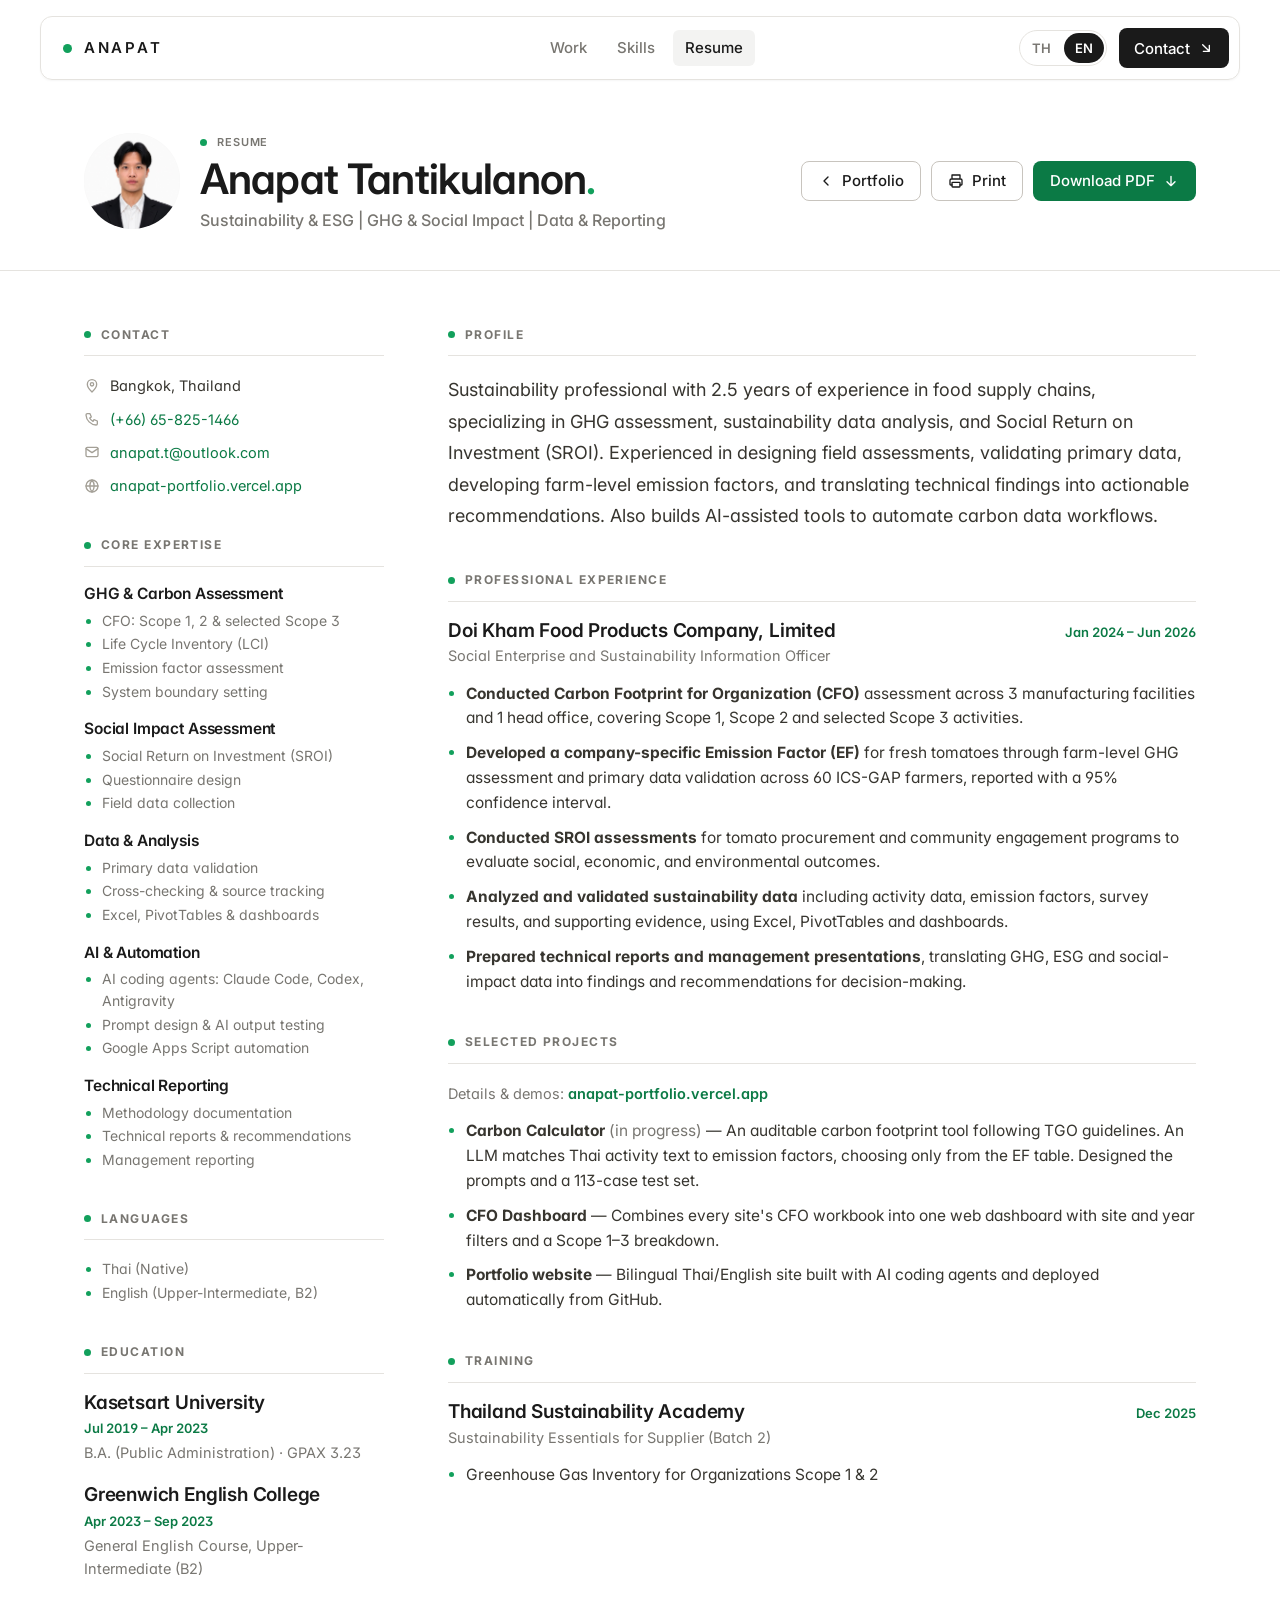
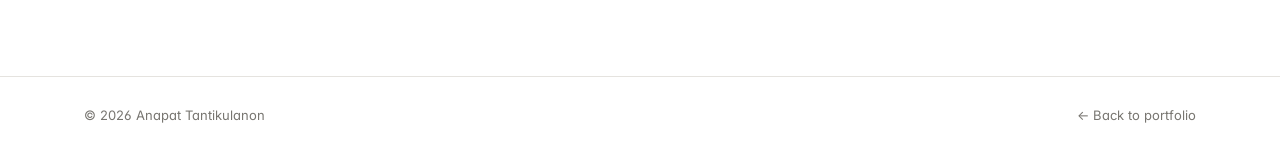
<file: resume.html>
<!DOCTYPE html>
<html lang="th">
<head>
  <meta charset="utf-8" />
  <meta name="viewport" content="width=device-width, initial-scale=1" />
  <title>Resume · Anapat Tantikulanon</title>
  <meta name="description" content="Resume ของ Anapat Tantikulanon — Sustainability & ESG | GHG & Social Impact | Data & Reporting" />
  <meta name="theme-color" content="#ffffff" />
  <link rel="icon" href="assets/img/favicon.svg" type="image/svg+xml" />
  <script>
    (function () { try {
      var q = new URLSearchParams(location.search).get("lang"), s = null;
      try { s = localStorage.getItem("lang"); } catch (e) {}
      var l = (q === "th" || q === "en") ? q : (s === "th" || s === "en") ? s : ((navigator.language || "").toLowerCase().indexOf("th") === 0 ? "th" : "en");
      if (l === "en") { var h = document.documentElement; h.classList.add("i18n-wait"); h.lang = "en"; setTimeout(function () { h.classList.remove("i18n-wait"); }, 1500); }
    } catch (e) {} })();
  </script>
  <link rel="preconnect" href="https://fonts.googleapis.com" />
  <link rel="preconnect" href="https://fonts.gstatic.com" crossorigin />
  <link href="https://fonts.googleapis.com/css2?family=Inter:wght@400;500;600;700&family=Anuphan:wght@400;500;600;700&display=swap" rel="stylesheet" />
  <link rel="stylesheet" href="css/style.css" />
</head>
<body data-page="resume">
  <svg width="0" height="0" style="position:absolute" aria-hidden="true">
    <defs>
      <symbol id="i-mail" viewBox="0 0 24 24" fill="none" stroke="currentColor" stroke-width="2" stroke-linecap="round" stroke-linejoin="round"><rect x="3" y="5" width="18" height="14" rx="2"/><path d="m3 7 9 6 9-6"/></symbol>
      <symbol id="i-phone" viewBox="0 0 24 24" fill="none" stroke="currentColor" stroke-width="2" stroke-linecap="round" stroke-linejoin="round"><path d="M5 4h4l2 5-2.5 1.5a11 11 0 0 0 5 5L15 13l5 2v4a2 2 0 0 1-2 2A16 16 0 0 1 3 6a2 2 0 0 1 2-2"/></symbol>
      <symbol id="i-globe" viewBox="0 0 24 24" fill="none" stroke="currentColor" stroke-width="2" stroke-linecap="round" stroke-linejoin="round"><circle cx="12" cy="12" r="9"/><path d="M3 12h18M12 3a14 14 0 0 1 0 18M12 3a14 14 0 0 0 0 18"/></symbol>
      <symbol id="i-down" viewBox="0 0 24 24" fill="none" stroke="currentColor" stroke-width="2" stroke-linecap="round" stroke-linejoin="round"><path d="M12 5v14m0 0-6-6m6 6 6-6"/></symbol>
      <symbol id="i-down-right" viewBox="0 0 24 24" fill="none" stroke="currentColor" stroke-width="2" stroke-linecap="round" stroke-linejoin="round"><path d="M7 7l10 10M17 8v9H8"/></symbol>
      <symbol id="i-pin" viewBox="0 0 24 24" fill="none" stroke="currentColor" stroke-width="2" stroke-linecap="round" stroke-linejoin="round"><path d="M12 21s7-6.2 7-11.5A7 7 0 0 0 5 9.5C5 14.8 12 21 12 21z"/><circle cx="12" cy="9.5" r="2.5"/></symbol>
      <symbol id="i-left" viewBox="0 0 24 24" fill="none" stroke="currentColor" stroke-width="2" stroke-linecap="round" stroke-linejoin="round"><path d="m15 18-6-6 6-6"/></symbol>
      <symbol id="i-print" viewBox="0 0 24 24" fill="none" stroke="currentColor" stroke-width="2" stroke-linecap="round" stroke-linejoin="round"><path d="M6 9V3h12v6M6 18H4a1 1 0 0 1-1-1v-6a2 2 0 0 1 2-2h14a2 2 0 0 1 2 2v6a1 1 0 0 1-1 1h-2"/><rect x="6" y="14" width="12" height="7" rx="1"/></symbol>
      <symbol id="i-menu" viewBox="0 0 24 24" fill="none" stroke="currentColor" stroke-width="2" stroke-linecap="round" stroke-linejoin="round"><path d="M4 7h16M4 12h16M4 17h16"/></symbol>
    </defs>
  </svg>

  <a class="visually-hidden" href="#main" data-i18n="skip">ข้ามไปเนื้อหา</a>

  <div class="nav-wrap">
    <header class="nav">
      <a class="brand" href="index.html" aria-label="Anapat"><span class="brand-dot" aria-hidden="true"></span>ANAPAT</a>
      <ul class="nav-links" id="navLinks">
        <li><a href="index.html#work" data-i18n="nav.work">ผลงาน</a></li>
        <li><a href="index.html#about" data-i18n="nav.skills">ทักษะ</a></li>
        <li><a href="resume.html" aria-current="page">Resume</a></li>
        <li class="nav-links-cta"><a href="index.html#contact" data-i18n="nav.contact">ติดต่อ</a></li>
      </ul>
      <div class="nav-right">
        <div class="lang" role="group" aria-label="Language / ภาษา">
          <button type="button" data-lang-btn="th" aria-pressed="true">TH</button>
          <button type="button" data-lang-btn="en" aria-pressed="false">EN</button>
        </div>
        <a class="btn btn-dark nav-cta" href="index.html#contact"><span data-i18n="nav.contact">ติดต่อ</span> <svg><use href="#i-down-right"/></svg></a>
        <button class="btn btn-outline btn-icon nav-toggle" aria-expanded="false" aria-controls="navLinks" aria-label="เปิดเมนู" data-i18n-aria="nav.menu">
          <svg><use href="#i-menu"/></svg>
        </button>
      </div>
    </header>
  </div>

  <main id="main">
    <section class="resume-top">
      <div class="container resume-top-inner">
        <div class="resume-id">
          <div class="resume-photo"><img src="assets/img/profile.jpg" alt="Anapat Tantikulanon" width="800" height="1000" /></div>
          <div>
            <span class="eyebrow">Resume</span>
            <h1>Anapat Tantikulanon<span class="dot-accent">.</span></h1>
            <p>Sustainability &amp; ESG | GHG &amp; Social Impact | Data &amp; Reporting</p>
          </div>
        </div>
        <div class="resume-actions">
          <a class="btn btn-outline" href="index.html"><svg><use href="#i-left"/></svg> <span data-i18n="res.back">พอร์ตโฟลิโอ</span></a>
          <button class="btn btn-outline" type="button" onclick="window.print()"><svg><use href="#i-print"/></svg> <span data-i18n="res.print">พิมพ์</span></button>
          <a class="btn btn-accent" href="assets/Anapat_Tantikulanon_Resume.pdf" download><span data-i18n="res.download">ดาวน์โหลด PDF</span> <svg><use href="#i-down"/></svg></a>
        </div>
      </div>
    </section>

    <div class="container">
      <div class="resume">
        <aside>
          <div class="r-block">
            <h2 data-i18n="res.contact">ติดต่อ</h2>
            <ul class="r-contact">
              <li><svg><use href="#i-pin"/></svg> Bangkok, Thailand</li>
              <li><svg><use href="#i-phone"/></svg> <a href="tel:+66658251466">(+66) 65-825-1466</a></li>
              <li><svg><use href="#i-mail"/></svg> <a href="mailto:anapat.t@outlook.com">anapat.t@outlook.com</a></li>
              <li><svg><use href="#i-globe"/></svg> <a href="index.html#work">anapat-portfolio.vercel.app</a></li>
            </ul>
          </div>

          <div class="r-block">
            <h2 data-i18n="res.expertise">ความเชี่ยวชาญหลัก</h2>
            <div class="r-skill">
              <h3>GHG &amp; Carbon Assessment</h3>
              <ul data-i18n="res.s1">
                <li>CFO: Scope 1, 2 และ Scope 3 ที่เลือก</li>
                <li>Life Cycle Inventory (LCI)</li>
                <li>การประเมิน Emission Factor</li>
                <li>การกำหนด System Boundary</li>
              </ul>
            </div>
            <div class="r-skill">
              <h3>Social Impact Assessment</h3>
              <ul data-i18n="res.s2">
                <li>ผลตอบแทนทางสังคมจากการลงทุน (SROI)</li>
                <li>ออกแบบแบบสอบถาม</li>
                <li>เก็บข้อมูลภาคสนาม</li>
              </ul>
            </div>
            <div class="r-skill">
              <h3>Data &amp; Analysis</h3>
              <ul data-i18n="res.s3">
                <li>ตรวจสอบข้อมูลปฐมภูมิ</li>
                <li>Cross-check และติดตามแหล่งที่มาของข้อมูล</li>
                <li>Excel, PivotTables และ Dashboard</li>
              </ul>
            </div>
            <div class="r-skill">
              <h3>AI &amp; Automation</h3>
              <ul data-i18n="res.s5">
                <li>AI coding agents: Claude Code, Codex, Antigravity</li>
                <li>ออกแบบ Prompt และทดสอบผลลัพธ์จาก AI</li>
                <li>ทำงานอัตโนมัติด้วย Google Apps Script</li>
              </ul>
            </div>
            <div class="r-skill">
              <h3>Technical Reporting</h3>
              <ul data-i18n="res.s4">
                <li>เอกสารระเบียบวิธี</li>
                <li>รายงานทางเทคนิคและข้อเสนอแนะ</li>
                <li>รายงานผู้บริหาร</li>
              </ul>
            </div>
          </div>

          <div class="r-block">
            <h2 data-i18n="res.languages">ภาษา</h2>
            <div class="r-skill">
              <ul data-i18n="res.langList">
                <li>ไทย (ภาษาแม่)</li>
                <li>อังกฤษ (Upper-Intermediate, B2)</li>
              </ul>
            </div>
          </div>

          <div class="r-block">
            <h2 data-i18n="res.education">การศึกษา</h2>
            <div class="r-job">
              <div class="r-job-head">
                <h3 data-i18n="res.school">มหาวิทยาลัยเกษตรศาสตร์</h3>
                <span class="r-date" data-i18n="res.eduDate">ก.ค. 2019 – เม.ย. 2023</span>
              </div>
              <p class="r-role" data-i18n="res.degree">ศิลปศาสตรบัณฑิต (รัฐประศาสนศาสตร์) · GPAX 3.23</p>
            </div>
            <div class="r-job">
              <div class="r-job-head">
                <h3>Greenwich English College</h3>
                <span class="r-date" data-i18n="res.edu2Date">เม.ย. 2023 – ก.ย. 2023</span>
              </div>
              <p class="r-role" data-i18n="res.edu2">หลักสูตร General English ระดับ Upper-Intermediate (B2)</p>
            </div>
          </div>
        </aside>

        <div class="r-main">
          <div class="r-block">
            <h2 data-i18n="res.profile">โปรไฟล์</h2>
            <p class="r-summary" data-i18n="res.summary">
              ทำงานด้านความยั่งยืนในห่วงโซ่อุปทานอาหาร 2.5 ปี เชี่ยวชาญการประเมินก๊าซเรือนกระจก การวิเคราะห์ข้อมูลความยั่งยืน
              และผลตอบแทนทางสังคมจากการลงทุน (SROI) มีประสบการณ์ออกแบบการประเมินภาคสนาม ตรวจสอบข้อมูลปฐมภูมิ
              พัฒนาค่า Emission Factor ระดับแปลง และแปลงผลการวิเคราะห์ทางเทคนิคเป็นข้อเสนอแนะที่นำไปใช้ได้จริง
              รวมถึงสร้างเครื่องมือที่ใช้ AI ช่วยให้งานข้อมูลคาร์บอนทำงานอัตโนมัติ
            </p>
          </div>

          <div class="r-block">
            <h2 data-i18n="res.experience">ประสบการณ์ทำงาน</h2>
            <div class="r-job">
              <div class="r-job-head">
                <h3 data-i18n="res.company">บริษัท ดอยคำผลิตภัณฑ์อาหาร จำกัด</h3>
                <span class="r-date" data-i18n="res.jobDate">ม.ค. 2024 – มิ.ย. 2026</span>
              </div>
              <p class="r-role" data-i18n="res.jobRole">เจ้าหน้าที่ข้อมูลกิจการเพื่อสังคมและความยั่งยืน</p>
              <ul data-i18n="res.bullets">
                <li><strong>จัดทำคาร์บอนฟุตพริ้นท์องค์กร (CFO)</strong> ครอบคลุมโรงงานผลิต 3 แห่งและสำนักงานใหญ่ 1 แห่ง ในขอบเขต Scope 1, Scope 2 และกิจกรรม Scope 3 ที่เลือก</li>
                <li><strong>พัฒนาค่า Emission Factor (EF) เฉพาะของบริษัท</strong> สำหรับมะเขือเทศสด ด้วยการประเมินก๊าซเรือนกระจกระดับแปลงและตรวจสอบข้อมูลปฐมภูมิของเกษตรกร ICS-GAP 60 ราย รายงานพร้อมช่วงความเชื่อมั่น 95%</li>
                <li><strong>ประเมิน SROI</strong> ของการรับซื้อมะเขือเทศและกิจกรรมชุมชนสัมพันธ์ เพื่อวัดผลลัพธ์ด้านสังคม เศรษฐกิจ และสิ่งแวดล้อม</li>
                <li><strong>วิเคราะห์และตรวจสอบข้อมูลความยั่งยืน</strong> ทั้ง Activity Data, Emission Factor, ผลแบบสอบถาม และหลักฐานประกอบ ด้วย Excel, PivotTables และ Dashboard</li>
                <li><strong>จัดทำรายงานทางเทคนิคและการนำเสนอผู้บริหาร</strong> แปลงข้อมูล GHG, ESG และผลกระทบทางสังคมเป็นข้อค้นพบและข้อเสนอแนะเพื่อการตัดสินใจ</li>
              </ul>
            </div>
          </div>

          <div class="r-block">
            <h2 data-i18n="res.projects">ผลงานที่คัดมา</h2>
            <div class="r-job">
              <p class="r-role" data-i18n="res.projectsNote">รายละเอียดและเดโม: <a href="index.html#work">anapat-portfolio.vercel.app</a></p>
              <ul data-i18n="res.projectList">
                <li><strong>Carbon Calculator</strong> <span class="r-muted">(กำลังพัฒนา)</span> — เครื่องคำนวณคาร์บอนฟุตพริ้นท์ที่ตรวจสอบย้อนกลับได้ตามแนวทาง TGO ใช้ LLM จับคู่ข้อความกิจกรรมภาษาไทยกับค่า Emission Factor โดยเลือกได้เฉพาะจากตาราง EF ออกแบบ Prompt และชุดทดสอบ 113 กรณี</li>
                <li><strong>CFO Dashboard</strong> — รวมไฟล์ CFO ของทุกหน่วยงานไว้ใน Dashboard บนเว็บเดียว กรองตามหน่วยงานและปี และแยกตาม Scope 1–3</li>
                <li><strong>เว็บไซต์พอร์ตโฟลิโอ</strong> — เว็บสองภาษาไทย/อังกฤษ สร้างด้วย AI coding agents และ deploy อัตโนมัติจาก GitHub</li>
              </ul>
            </div>
          </div>

          <div class="r-block">
            <h2 data-i18n="res.training">การอบรม</h2>
            <div class="r-job">
              <div class="r-job-head">
                <h3>Thailand Sustainability Academy</h3>
                <span class="r-date" data-i18n="res.trainDate">ธ.ค. 2025</span>
              </div>
              <p class="r-role" data-i18n="res.course">Sustainability Essentials for Supplier (รุ่น 2)</p>
              <ul>
                <li>Greenhouse Gas Inventory for Organizations Scope 1 &amp; 2</li>
              </ul>
            </div>
          </div>
        </div>
      </div>
    </div>
  </main>

  <footer class="footer">
    <div class="container">
      <span>© 2026 Anapat Tantikulanon</span>
      <a href="index.html" data-i18n="res.footerBack">← กลับไปหน้าพอร์ตโฟลิโอ</a>
    </div>
  </footer>

  <script src="js/lang-en.js"></script>
  <script src="js/i18n.js"></script>
  <script>
    (function () {
      var t = document.querySelector(".nav-toggle"), l = document.getElementById("navLinks");
      t.addEventListener("click", function () { var o = l.classList.toggle("open"); t.setAttribute("aria-expanded", String(o)); });
      l.addEventListener("click", function (e) { if (e.target.closest("a")) { l.classList.remove("open"); t.setAttribute("aria-expanded", "false"); } });
    })();
  </script>
</body>
</html>
</file>
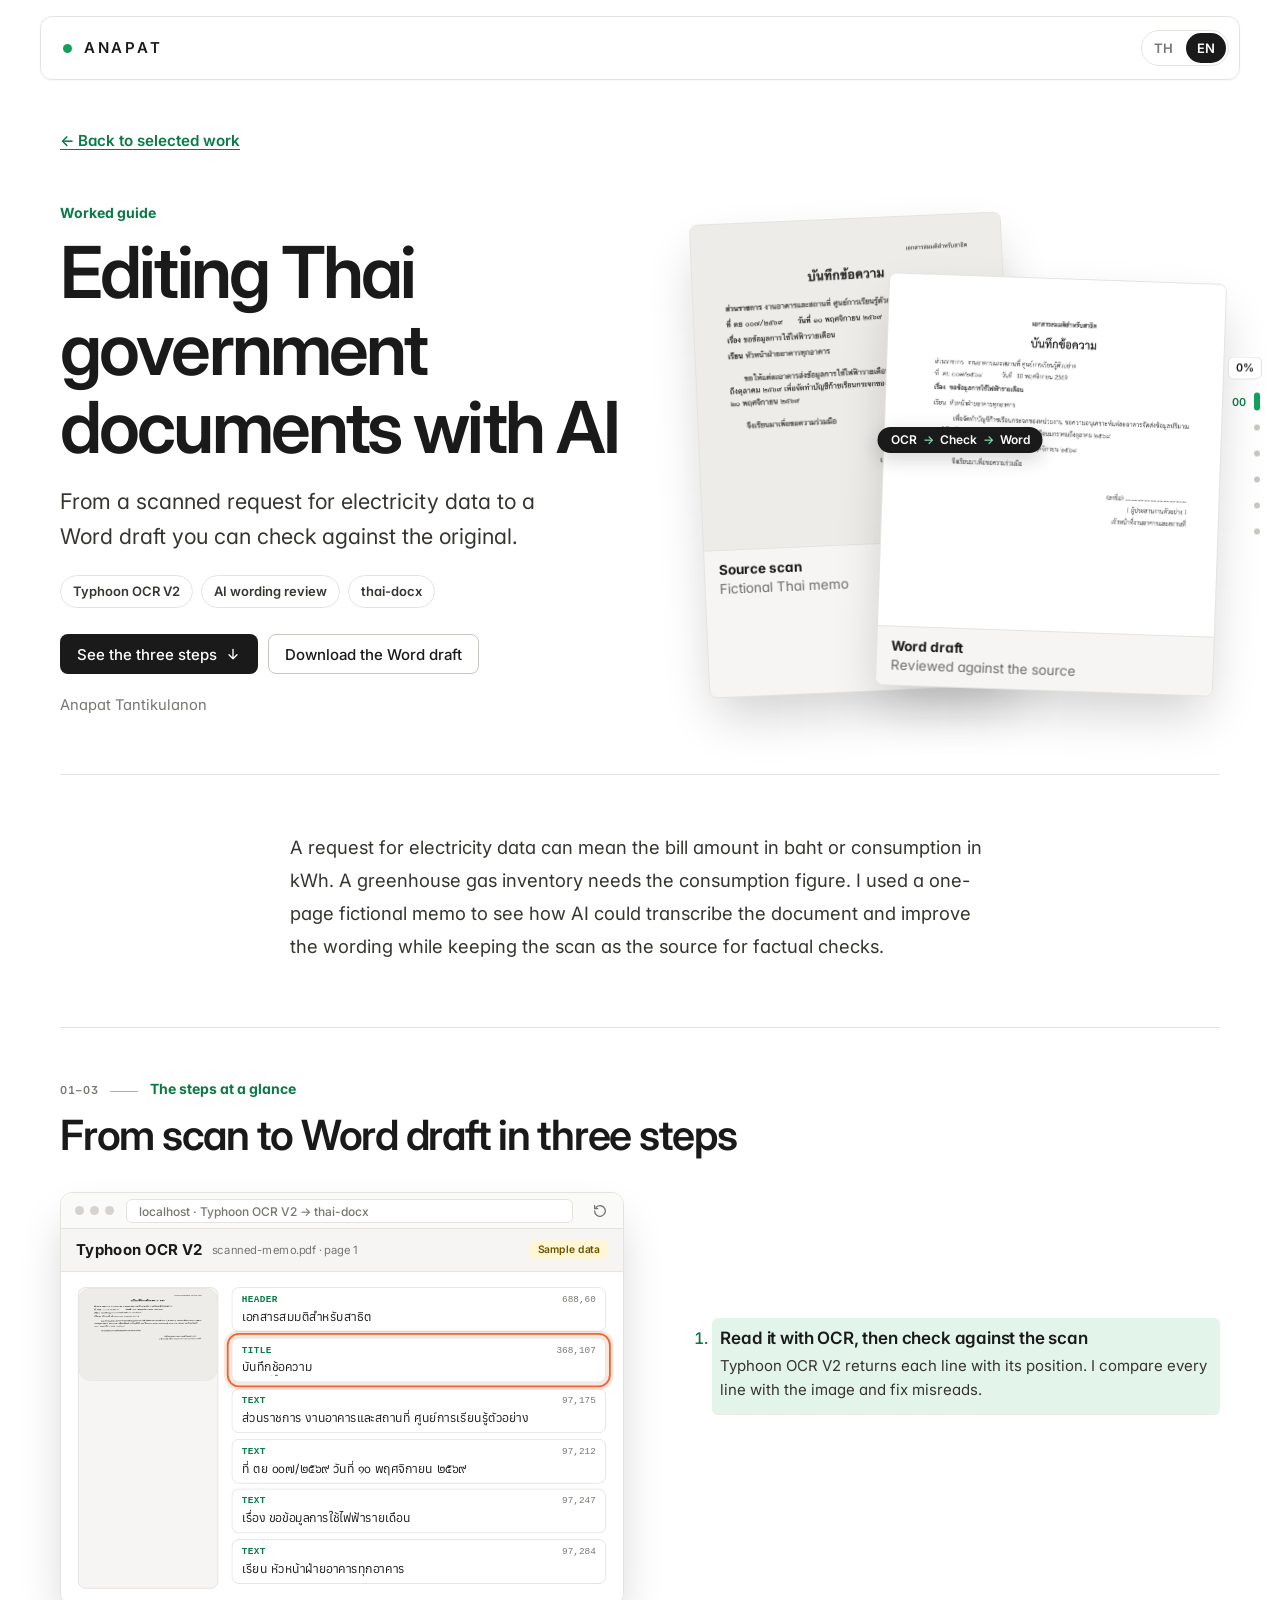
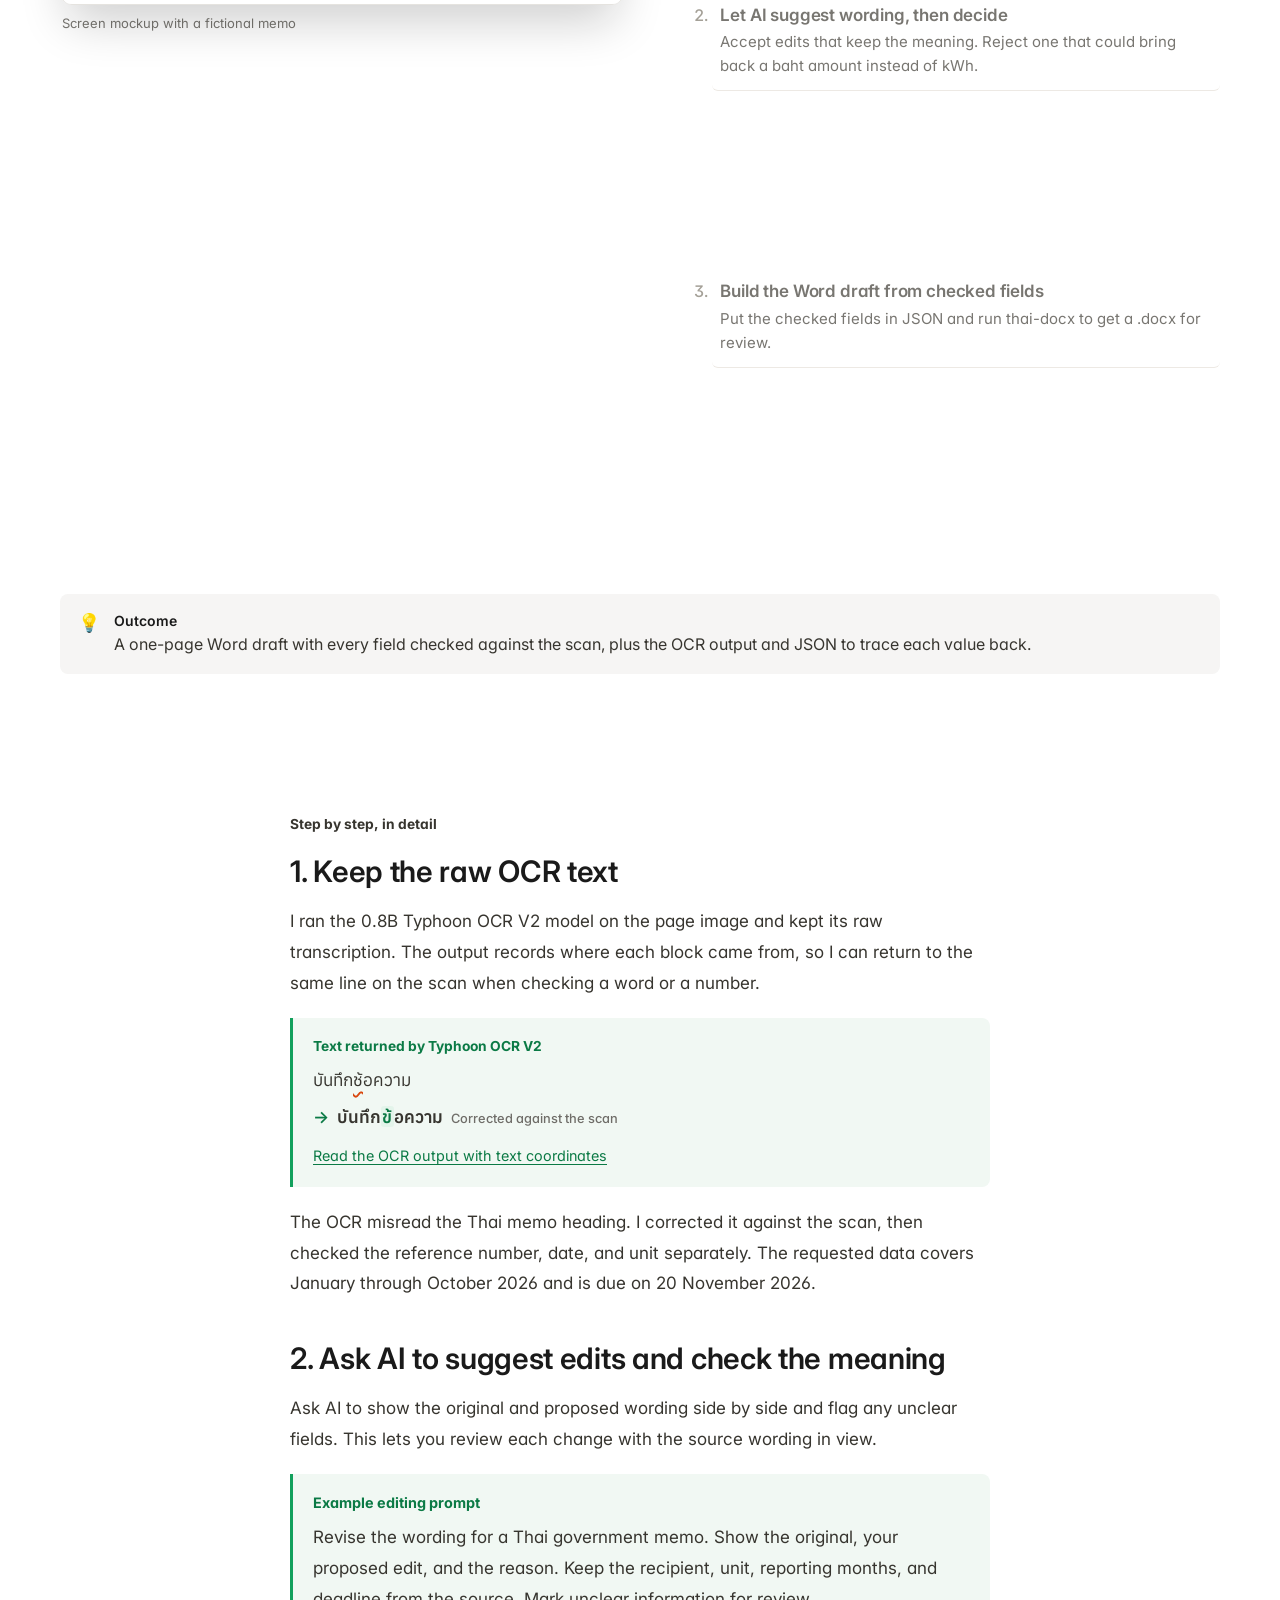
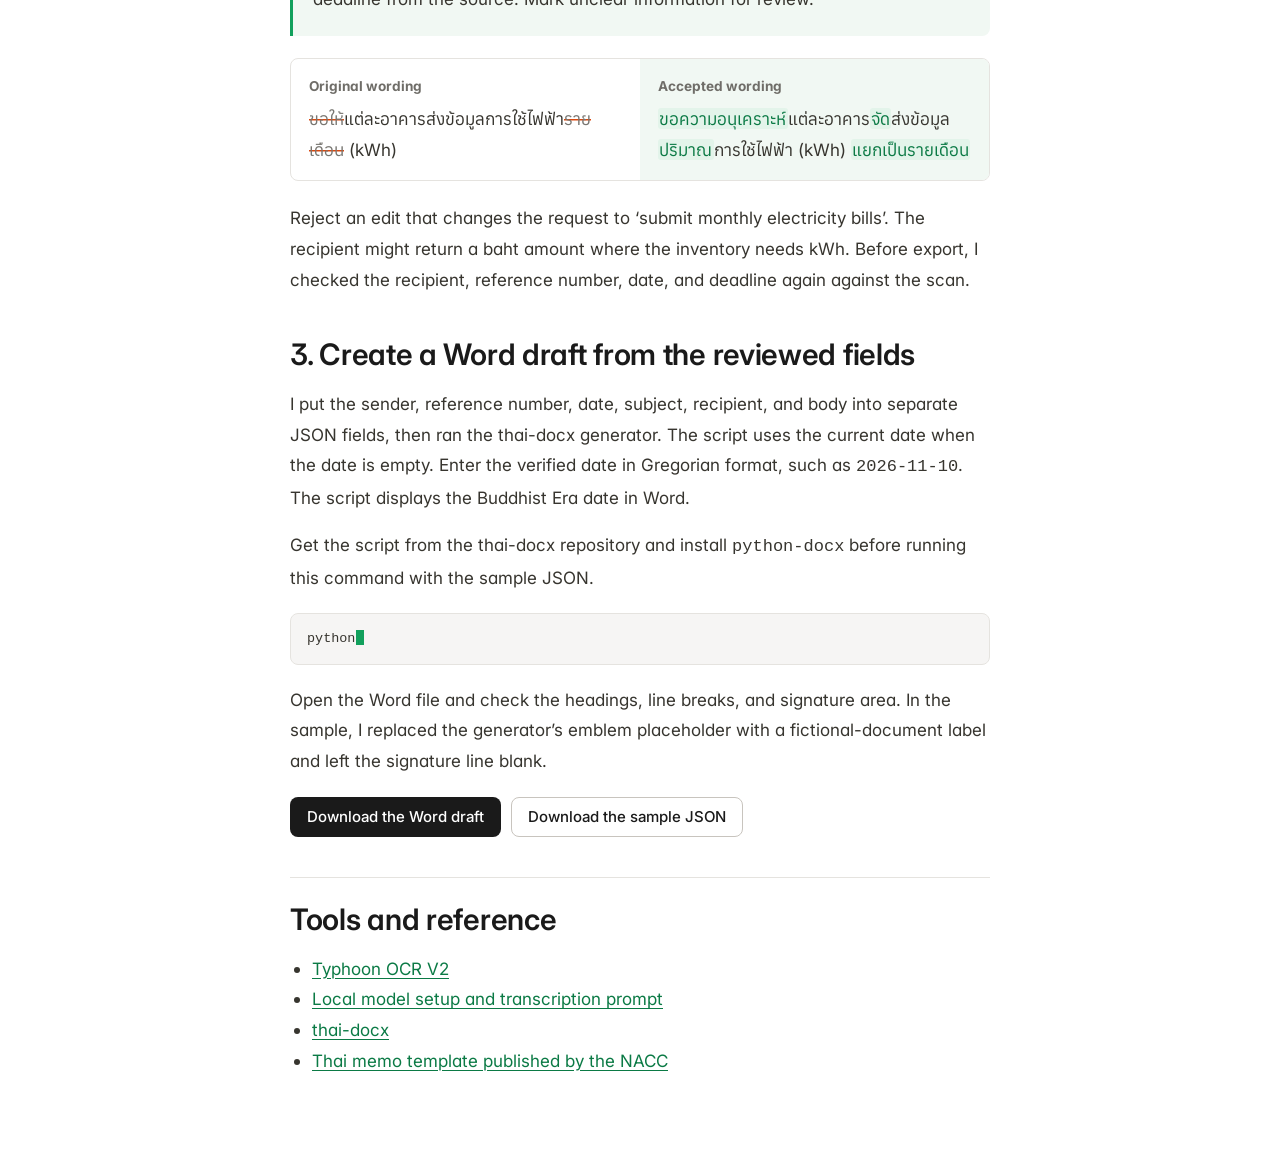
<file: thai-document-guide.html>
<!DOCTYPE html>
<html lang="th">
<head>
  <meta charset="utf-8">
  <meta name="viewport" content="width=device-width, initial-scale=1">
  <title>ใช้ AI ช่วยตรวจแก้เอกสารราชการไทย · Anapat Tantikulanon</title>
  <meta name="description" content="คู่มือใช้ Typhoon OCR V2 อ่านบันทึกข้อความภาษาไทย ตรวจคำแนะนำของ AI และสร้างร่าง Word ด้วย thai-docx">
  <link rel="icon" href="assets/img/favicon.svg" type="image/svg+xml">
  <link rel="preconnect" href="https://fonts.googleapis.com">
  <link rel="preconnect" href="https://fonts.gstatic.com" crossorigin>
  <link href="https://fonts.googleapis.com/css2?family=Inter:wght@400;500;600;700&family=Anuphan:wght@400;500;600;700&display=swap" rel="stylesheet">
  <link rel="stylesheet" href="css/style.css">
  <link rel="stylesheet" href="css/document-guide.css">
</head>
<body data-page="document-guide">
  <a class="visually-hidden" href="#main" data-i18n="skip">ข้ามไปเนื้อหา</a>
  <div class="nav-wrap">
    <header class="nav guide-nav">
      <a class="brand" href="index.html" aria-label="Anapat"><span class="brand-dot" aria-hidden="true"></span>ANAPAT</a>
      <div class="nav-right">
        <div class="lang" role="group" aria-label="Language / ภาษา">
          <button type="button" data-lang-btn="th" aria-pressed="true">TH</button>
          <button type="button" data-lang-btn="en" aria-pressed="false">EN</button>
        </div>
      </div>
    </header>
  </div>

  <nav class="rail" aria-label="ตำแหน่งในหน้า" data-i18n-aria="rail.label">
    <div class="rail-pct" aria-hidden="true"><span id="railPct">0</span>%</div>
    <ol>
      <li><a href="#top"><i aria-hidden="true"></i><span class="rail-n" aria-hidden="true">00</span><span class="rail-t" data-i18n="guide.rail.top">ภาพรวม</span></a></li>
      <li><a href="#flow"><i aria-hidden="true"></i><span class="rail-n" aria-hidden="true">—</span><span class="rail-t" data-i18n="guide.rail.flow">3 ขั้นตอน</span></a></li>
      <li><a href="#s-extract"><i aria-hidden="true"></i><span class="rail-n" aria-hidden="true">01</span><span class="rail-t" data-i18n="guide.rail.extract">เก็บคำจาก OCR</span></a></li>
      <li><a href="#s-review"><i aria-hidden="true"></i><span class="rail-n" aria-hidden="true">02</span><span class="rail-t" data-i18n="guide.rail.review">ตรวจสำนวน</span></a></li>
      <li><a href="#s-export"><i aria-hidden="true"></i><span class="rail-n" aria-hidden="true">03</span><span class="rail-t" data-i18n="guide.rail.export">ร่าง Word</span></a></li>
      <li><a href="#refs"><i aria-hidden="true"></i><span class="rail-n" aria-hidden="true">—</span><span class="rail-t" data-i18n="guide.rail.refs">อ้างอิง</span></a></li>
    </ol>
  </nav>

  <main id="main" class="guide-shell">
    <a class="guide-back" href="index.html#work" data-i18n="guide.back">← กลับไปที่ผลงาน</a>
    <article>
      <header class="guide-hero" id="top" data-rail>
        <div class="guide-heading">
          <p class="story-chapter"><span data-i18n="guide.kicker">คู่มือจากการทดลอง</span></p>
          <h1 data-i18n="guide.title">ใช้ AI ช่วยตรวจแก้<br>เอกสารราชการไทย</h1>
          <p class="guide-deck" data-i18n="guide.deck">เปลี่ยนบันทึกข้อความสแกนเป็นร่าง Word พร้อมวิธีตรวจเทียบต้นฉบับ</p>
          <ul class="guide-tools" aria-label="เครื่องมือ" data-i18n-aria="guide.tools">
            <li>Typhoon OCR V2</li>
            <li data-i18n="guide.tool.ai">AI ช่วยปรับสำนวน</li>
            <li>thai-docx</li>
          </ul>
          <div class="intro-actions">
            <a class="btn btn-dark" href="#flow"><span data-i18n="guide.cta.flow">ดู 3 ขั้นตอน</span> <svg aria-hidden="true" viewBox="0 0 24 24" fill="none" stroke="currentColor" stroke-width="2" stroke-linecap="round" stroke-linejoin="round"><path d="M12 5v14M6 13l6 6 6-6"/></svg></a>
            <a class="btn btn-outline" href="assets/thai-document-guide/reviewed-memo.docx" download data-i18n="guide.export.download">ดาวน์โหลดร่าง Word</a>
          </div>
          <p class="guide-byline">Anapat Tantikulanon</p>
        </div>
        <div class="guide-docs">
          <figure class="gd gd-scan">
            <a href="assets/thai-document-guide/scanned-memo.pdf" aria-label="เปิด PDF ต้นฉบับสมมติ" data-i18n-aria="guide.source.aria">
              <img src="assets/thai-document-guide/scanned-memo.webp" width="1240" height="1754" alt="บันทึกข้อความสมมติที่ระบุหน่วย kWh ช่วงเดือนมกราคมถึงตุลาคม และกำหนดส่ง 20 พฤศจิกายน 2569" data-i18n-alt="guide.source.alt" fetchpriority="high">
              <span class="scan-line" aria-hidden="true"></span>
            </a>
            <figcaption data-i18n="guide.source.caption"><strong>ต้นฉบับสแกน</strong> บันทึกข้อความสมมติ</figcaption>
          </figure>
          <figure class="gd gd-word">
            <a href="assets/thai-document-guide/reviewed-memo.docx" download aria-label="ดาวน์โหลดร่าง Word สมมติ" data-i18n-aria="guide.word.aria">
              <img src="assets/thai-document-guide/reviewed-memo.webp" width="1240" height="1754" alt="ร่าง Word ที่จัดวางหัวข้อ ส่วนราชการ เลขที่หนังสือ วันที่ และเนื้อหาที่ปรับสำนวนแล้ว" data-i18n-alt="guide.word.alt">
            </a>
            <figcaption data-i18n="guide.word.caption"><strong>ร่าง Word</strong> หลังตรวจเทียบต้นฉบับ</figcaption>
          </figure>
          <div class="guide-flow" aria-hidden="true"><span>OCR</span><i>→</i><span data-i18n="guide.flow.check">ตรวจ</span><i>→</i><span>Word</span></div>
        </div>
      </header>

      <div class="guide-copy guide-lede">
        <p data-i18n="guide.intro">คำว่า “ข้อมูลค่าไฟ” อาจหมายถึงยอดเงินเป็นบาทหรือปริมาณไฟฟ้าเป็น kWh สำหรับบัญชีก๊าซเรือนกระจก ผมต้องการปริมาณการใช้ไฟฟ้า ผมจึงใช้บันทึกข้อความสมมติหนึ่งหน้าเพื่อทดลองว่า AI ช่วยถอดข้อความและปรับสำนวนได้อย่างไร โดยให้ต้นฉบับเป็นหลักในการตรวจข้อเท็จจริง</p>
      </div>

      <section class="project-story guide-story" id="flow" tabindex="-1" aria-labelledby="flow-title" data-rail>
        <div class="guide-story-head">
          <p class="story-chapter"><span class="story-num">01–03</span><span data-i18n="guide.flow.label">ภาพรวมขั้นตอน</span></p>
          <h2 id="flow-title" data-i18n="guide.flow.title">จากภาพสแกนถึงร่าง Word ใน 3 ขั้น</h2>
        </div>
        <div class="project-story-grid">
          <figure class="project-figure">
            <div class="wt-slot" data-walkthrough>
              <img src="assets/img/card-thai-document-guide.webp" alt="" width="1200" height="800" loading="lazy">
            </div>
            <figcaption data-i18n="guide.flow.caption">ภาพจำลองหน้าจอ ใช้เอกสารสมมติ</figcaption>
          </figure>
          <ol class="project-steps">
            <li>
              <h3 data-i18n="guide.flow.step1.title">อ่านด้วย OCR แล้วตรวจกับภาพ</h3>
              <p data-i18n="guide.flow.step1.copy">Typhoon OCR V2 ถอดข้อความทีละบรรทัดพร้อมพิกัด ผมเทียบกับภาพทุกบรรทัด และแก้คำที่อ่านผิด</p>
            </li>
            <li>
              <h3 data-i18n="guide.flow.step2.title">ให้ AI เสนอสำนวน แล้วเลือกเอง</h3>
              <p data-i18n="guide.flow.step2.copy">ใช้ข้อเสนอที่คงความหมายเดิม และไม่ใช้ข้อเสนอที่อาจทำให้ได้ยอดเงินบาทกลับมาแทน kWh</p>
            </li>
            <li>
              <h3 data-i18n="guide.flow.step3.title">สร้างร่าง Word จากช่องที่ตรวจแล้ว</h3>
              <p data-i18n="guide.flow.step3.copy">ใส่ข้อมูลที่ตรวจแล้วลง JSON แล้วรัน thai-docx ได้ไฟล์ .docx ไว้ตรวจทานต่อ</p>
            </li>
          </ol>
        </div>
        <div class="project-result">
          <strong data-i18n="work.result">ผลที่ได้</strong>
          <p data-i18n="guide.flow.result">ร่าง Word หนึ่งหน้าที่ทุกช่องตรวจเทียบกับภาพสแกนแล้ว พร้อมผล OCR และ JSON ไว้ตรวจย้อนหลัง</p>
        </div>
      </section>

      <div class="guide-copy">
        <p class="guide-kicker guide-detail" data-i18n="guide.detail">ขั้นตอนแบบละเอียด</p>
        <section id="s-extract" aria-labelledby="extract" data-rail>
          <h2 id="extract" data-i18n="guide.extract.title">1. เก็บคำที่ OCR อ่านได้</h2>
          <p data-i18n="guide.extract.copy">ผมใช้ Typhoon OCR V2 รุ่น 0.8B อ่านภาพจาก PDF แล้วเก็บข้อความดิบไว้เทียบกับภาพ สังเกตทั้งคำที่อ่านได้และตำแหน่งที่อ่านมา เวลาแก้คำหรือเลข ผมจึงย้อนดูแถวเดิมได้</p>
          <div class="guide-excerpt">
            <p class="guide-small-label" data-i18n="guide.extract.excerpt">ข้อความจาก Typhoon OCR V2</p>
            <blockquote lang="th">บันทึก<mark class="ocr-err">ช้</mark>อความ</blockquote>
            <p class="ocr-fix"><span aria-hidden="true">→</span> <span lang="th">บันทึก<ins>ข้</ins>อความ</span> <small data-i18n="guide.extract.fixed">แก้หลังตรวจกับภาพสแกน</small></p>
            <a href="assets/thai-document-guide/ocr-output.json" data-i18n="guide.extract.download">ดูผล OCR พร้อมพิกัดข้อความ</a>
          </div>
          <p data-i18n="guide.extract.review">OCR อ่านหัวเอกสารว่า “บันทึกช้อความ” ผมตรวจภาพแล้วแก้เป็น “บันทึกข้อความ” จากนั้นตรวจเลขที่หนังสือ วันที่ และหน่วยแยกอีกครั้ง ในฉบับนี้ช่วงข้อมูลคือมกราคมถึงตุลาคม 2569 ส่วนกำหนดส่งคือ 20 พฤศจิกายน 2569</p>
        </section>

        <section id="s-review" aria-labelledby="review" data-rail>
          <h2 id="review" data-i18n="guide.review.title">2. ให้ AI เสนอแก้สำนวน แล้วตรวจความหมาย</h2>
          <p data-i18n="guide.review.copy">ให้ AI แสดงข้อความเดิมคู่กับข้อความที่เสนอแก้ พร้อมระบุช่องที่อ่านไม่ชัด วิธีนี้ช่วยให้ตรวจเฉพาะสิ่งที่เปลี่ยนได้ โดยยังเห็นคำเดิมจากต้นฉบับ</p>
          <figure class="guide-prompt">
            <figcaption data-i18n="guide.prompt.label">ตัวอย่างพรอมต์ขอคำแนะนำ</figcaption>
            <blockquote data-i18n="guide.prompt.text">ปรับสำนวนให้เหมาะกับบันทึกข้อความ แสดงข้อความเดิม ข้อความที่เสนอ และเหตุผล คงผู้รับ หน่วย ช่วงเดือน และกำหนดส่งตามต้นฉบับ ถ้าข้อมูลคลุมเครือให้ระบุว่าต้องตรวจ</blockquote>
          </figure>
          <dl class="guide-revisions">
            <div>
              <dt data-i18n="guide.review.before">ข้อความเดิม</dt>
              <dd lang="th"><del>ขอให้</del>แต่ละอาคารส่งข้อมูลการใช้ไฟฟ้า<del>รายเดือน</del> (kWh)</dd>
            </div>
            <div>
              <dt data-i18n="guide.review.after">ข้อความที่เลือกใช้</dt>
              <dd lang="th"><ins>ขอความอนุเคราะห์</ins>แต่ละอาคาร<ins>จัด</ins>ส่งข้อมูล<ins>ปริมาณ</ins>การใช้ไฟฟ้า (kWh) <ins>แยกเป็นรายเดือน</ins></dd>
            </div>
          </dl>
          <p data-i18n="guide.review.reject">ถ้า AI เสนอใช้คำว่า “ส่งยอดค่าไฟรายเดือน” ให้ปฏิเสธ เพราะคนอ่านอาจส่งยอดเงินบาทแทน kWh ผมตรวจชื่อผู้รับ เลขที่หนังสือ วันที่ และกำหนดส่งซ้ำจากภาพก่อนส่งออก</p>
        </section>

        <section id="s-export" aria-labelledby="export" data-rail>
          <h2 id="export" data-i18n="guide.export.title">3. สร้างร่าง Word จากข้อมูลที่ตรวจแล้ว</h2>
          <p data-i18n="guide.export.copy">ผมแยกส่วนราชการ เลขที่ วันที่ เรื่อง ผู้รับ และเนื้อหาเป็นช่องใน JSON แล้วส่งให้สคริปต์ thai-docx สร้างร่าง Word สคริปต์ใช้วันที่ปัจจุบันเมื่อช่องวันที่ว่าง จึงต้องกรอกวันที่ที่ตรวจแล้วเป็น ค.ศ. เช่น <code>2026-11-10</code> สคริปต์จะแสดงผลเป็น พ.ศ. ใน Word</p>
          <p data-i18n="guide.export.setup">ดาวน์โหลดสคริปต์จาก repo ของ thai-docx และติดตั้ง <code>python-docx</code> ก่อนรันคำสั่งนี้กับ JSON ตัวอย่าง</p>
          <pre class="guide-command" tabindex="0"><code>python generate_docx.py --type internal --data reviewed-memo.json --out reviewed-memo.docx</code></pre>
          <p data-i18n="guide.export.check">เปิดไฟล์ Word เพื่อตรวจหัวหนังสือ การตัดบรรทัด และตำแหน่งลงชื่อ ผมแทนช่องตราครุฑของสคริปต์ด้วยข้อความ “เอกสารสมมติสำหรับสาธิต” และเว้นช่องลายเซ็นไว้ในไฟล์ตัวอย่าง</p>
          <div class="guide-downloads">
            <a class="btn btn-dark" href="assets/thai-document-guide/reviewed-memo.docx" download data-i18n="guide.export.download">ดาวน์โหลดร่าง Word</a>
            <a class="btn btn-outline" href="assets/thai-document-guide/reviewed-memo.json" download data-i18n="guide.export.json">ดาวน์โหลด JSON ตัวอย่าง</a>
          </div>
        </section>

        <footer class="guide-references" id="refs" data-rail>
          <h2 data-i18n="guide.refs.title">เครื่องมือและแบบอ้างอิง</h2>
          <ul>
            <li><a href="https://github.com/srn-source/typhoon-ocr2">Typhoon OCR V2</a></li>
            <li><a href="https://huggingface.co/typhoon-ai/typhoon-ocr2-0.8b-GGUF#usage-with-llamacpp" data-i18n="guide.refs.local">วิธีรันโมเดลบนเครื่องและพรอมต์ถอดข้อความ</a></li>
            <li><a href="https://github.com/thanthi-del/thai-docx-for-a-thai-civil-servant-eager-to-learn">thai-docx</a></li>
            <li><a href="https://www.nacc.go.th/bapm/categorydetail/2023040418293534/20240222153443" data-i18n="guide.refs.memo">ตัวอย่างบันทึกข้อความของ ป.ป.ช.</a></li>
          </ul>
        </footer>
      </div>
    </article>
  </main>
  <script src="js/lang-en.js"></script>
  <script src="js/i18n.js"></script>
  <script src="js/walkthrough.js"></script>
  <script src="js/guide-story.js"></script>
  <script src="js/main.js"></script>
  <script src="js/guide.js"></script>
</body>
</html>
</file>
<file: css/style.css>
/* ==========================================================================
   Anapat Tantikulanon — Portfolio (v2)
   Clean white editorial layout · floating pill nav · project stories ·
   section progress rail · green accent for sustainability work
   ========================================================================== */

:root {
  color-scheme: light;

  /* warm neutrals in the Notion manner (shadcn.io/design/notion):
     ink for headings, charcoal for body, steel for secondary text */
  --ink: #1a1a1a;
  --ink-2: #37352f;
  --muted: #787671;
  --faint: #a4a097;
  --line: #e5e3df;
  --line-2: #ede9e4;
  --line-strong: #c8c4be;
  --bg: #ffffff;
  --bg-soft: #f6f5f4;
  --bg-softer: #fafaf9;
  --bg-tint: #f1f8f3;
  --hover: rgba(55, 53, 47, .06);

  --accent: #12a05c;        /* sustainability green */
  --accent-ink: #0b7a45;    /* text-safe green on white */
  --accent-soft: #e3f4ea;
  --dark: #1a1a1a;

  /* chart series — validated default categorical slots 1–3 (light) */
  --series-1: #2a78d6;
  --series-2: #eb6834;
  --series-3: #1baf7a;

  /* Notion radii: 6 small, 8 buttons and inputs, 12 cards, 16 large media */
  --r-sm: 6px;
  --r-md: 8px;
  --r-lg: 12px;
  --r-xl: 16px;
  --r-full: 9999px;

  /* flat, border-based surfaces; one diffuse shadow for workspace mockups */
  --shadow-1: 0 1px 2px rgba(15, 15, 15, .04);
  --shadow-2: 0 2px 6px rgba(15, 15, 15, .06), 0 12px 28px rgba(15, 15, 15, .08);
  --shadow-mock: 0 24px 48px -8px rgba(15, 15, 15, .2);

  /* Inter for Latin (Notion Sans is Inter-based), Anuphan for Thai */
  --font: "Inter", "Anuphan", "Noto Sans Thai", -apple-system, system-ui, "Segoe UI", sans-serif;
  --ease: cubic-bezier(.22, .8, .22, 1);
  --max: 1160px;

  /* motion tokens (walkthrough + reveals) */
  --dur-1: .2s;
  --dur-2: .5s;
  --dur-3: .9s;
  --ease-emph: cubic-bezier(.7, 0, .2, 1);
  --ease-spring: cubic-bezier(.2, .9, .3, 1.15);
  --mark: #eb6834;                 /* spotlight ring, same orange as series-2 */
  --mark-glow: rgba(235, 104, 52, .16);
}

*, *::before, *::after { box-sizing: border-box; }
html { scroll-behavior: smooth; -webkit-text-size-adjust: 100%; }
@media (prefers-reduced-motion: reduce) { html { scroll-behavior: auto; } }

body {
  margin: 0; background: var(--bg); color: var(--ink);
  font-family: var(--font); font-size: 16px; line-height: 1.65;
  -webkit-font-smoothing: antialiased; overflow-x: clip;
}
img { max-width: 100%; display: block; }
a { color: inherit; text-decoration: none; }
:focus-visible { outline: 2px solid var(--accent); outline-offset: 3px; border-radius: 6px; }
h1, h2, h3, h4 { margin: 0; font-weight: 700; line-height: 1.2; letter-spacing: -0.01em; }
p { margin: 0; }
.dot-accent { color: var(--accent); }

.container { width: 100%; max-width: var(--max); margin: 0 auto; padding: 0 24px; }
@media (max-width: 600px) { .container { padding: 0 16px; } }
.visually-hidden { position: absolute !important; width: 1px; height: 1px; overflow: hidden; clip: rect(0 0 0 0); white-space: nowrap; }

/* ---------- Buttons ---------- */
.btn {
  display: inline-flex; align-items: center; justify-content: center; gap: 10px;
  height: 48px; padding: 0 24px; border-radius: var(--r-full);
  font: 600 15px/1 var(--font); cursor: pointer; border: 1.5px solid transparent;
  transition: background-color .2s ease, border-color .2s ease, color .2s ease, transform .2s var(--ease);
  white-space: nowrap;
}
.btn svg { width: 16px; height: 16px; flex: none; }
.btn:hover { transform: translateY(-1px); }
.btn-dark { background: var(--dark); color: #fff; }
.btn-dark:hover { background: #000; }
.btn-accent { background: var(--accent); color: #fff; }
.btn-accent:hover { background: var(--accent-ink); }
.btn-outline { background: #fff; color: var(--ink); border-color: var(--line); }
.btn-outline:hover { border-color: var(--ink); }
.btn-lg { height: 60px; padding: 0 36px; font-size: 16px; min-width: 240px; justify-content: space-between; }
.btn-icon { width: 44px; height: 44px; padding: 0; }
.btn-sm { height: 36px; padding: 0 14px; font-size: 13px; }

.eyebrow {
  display: inline-flex; align-items: center; gap: 10px;
  font: 600 12px/1.4 var(--font); letter-spacing: .12em; text-transform: uppercase; color: var(--muted);
}
.eyebrow::before { content: ""; width: 7px; height: 7px; border-radius: 50%; background: var(--accent); }
.kicker { font: 600 12px/1.4 var(--font); letter-spacing: .08em; text-transform: uppercase; color: var(--muted); }
.chip {
  display: inline-flex; align-items: center; gap: 6px; height: 26px; padding: 0 12px; border-radius: var(--r-full);
  font: 500 12px/1 var(--font); background: var(--bg-soft); color: var(--ink-2); white-space: nowrap;
}
.chip-sample { background: #fff6d6; color: #6b5400; }
.link-arrow { display: inline-flex; align-items: center; gap: 6px; color: var(--accent-ink); font-weight: 600; font-size: 14px; }
.link-arrow svg { width: 14px; height: 14px; transition: transform .2s var(--ease); }
.link-arrow:hover svg { transform: translate(2px, -2px); }

/* ---------- Floating pill nav ---------- */
.nav-wrap { position: sticky; top: 0; z-index: 60; padding: 16px 24px 0; pointer-events: none; }
html.i18n-wait body { visibility: hidden; }

.nav {
  pointer-events: auto; max-width: 1200px; margin: 0 auto; position: relative;
  display: grid; grid-template-columns: 1fr auto 1fr; align-items: center; gap: 16px;
  height: 76px; padding: 0 14px 0 28px; border-radius: var(--r-full);
  background: rgba(255,255,255,.9); backdrop-filter: saturate(180%) blur(14px); -webkit-backdrop-filter: saturate(180%) blur(14px);
  border: 1px solid var(--line); box-shadow: 0 1px 2px rgba(32,33,36,.04), 0 8px 24px rgba(32,33,36,.05);
}
.brand { justify-self: start; display: inline-flex; align-items: center; gap: 12px; font-weight: 700; font-size: 16px; letter-spacing: .22em; color: var(--ink); }
.brand-dot { width: 9px; height: 9px; border-radius: 50%; background: var(--accent); flex: none; }
.nav-links { display: flex; align-items: center; gap: 6px; list-style: none; margin: 0; padding: 0; }
.nav-links a {
  display: inline-flex; align-items: center; height: 42px; padding: 0 20px; border-radius: var(--r-full);
  color: var(--muted); font-size: 16px; font-weight: 500; transition: background-color .2s ease, color .2s ease;
}
.nav-links a:hover { color: var(--ink); }
.nav-links a[aria-current="true"], .nav-links a[aria-current="page"] { background: #efefee; color: var(--ink); }
.nav-links .nav-links-cta { display: none; }
.nav-right { justify-self: end; display: flex; align-items: center; gap: 12px; }
.lang {
  display: inline-flex; padding: 3px; border-radius: var(--r-full); background: #f4f4f3; border: 1px solid var(--line);
}
.lang button {
  height: 34px; min-width: 46px; padding: 0 12px; border: 0; border-radius: var(--r-full); background: transparent;
  color: var(--faint); font: 600 13px/1 var(--font); letter-spacing: .04em; cursor: pointer; transition: background-color .2s ease, color .2s ease;
}
.lang button[aria-pressed="true"] { background: #fff; color: var(--ink); box-shadow: 0 1px 3px rgba(0,0,0,.08); }
.nav-cta { height: 50px; padding: 0 22px; }
.nav-toggle { display: none; }

@media (max-width: 980px) {
  .nav-links a { padding: 0 14px; font-size: 15px; }
  .nav { padding-left: 20px; }
}
@media (max-width: 860px) {
  .nav-wrap { padding: 10px 12px 0; }
  .nav { display: flex; justify-content: space-between; height: 62px; padding: 0 8px 0 18px; }
  .brand { font-size: 15px; letter-spacing: .18em; }
  .nav-toggle { display: inline-flex; }
  .nav-cta { display: none; }
  .nav-right { gap: 8px; }
  .lang button { height: 30px; min-width: 40px; padding: 0 8px; }
  .nav-links {
    position: absolute; left: 0; right: 0; top: 70px; flex-direction: column; align-items: stretch; gap: 2px;
    background: #fff; border: 1px solid var(--line); border-radius: var(--r-lg); padding: 8px; box-shadow: var(--shadow-2);
    display: none;
  }
  .nav-links.open { display: flex; }
  .nav-links a { height: auto; padding: 14px 16px; border-radius: var(--r-md); }
  .nav-links .nav-links-cta { display: block; }
  .nav-links .nav-links-cta a { background: var(--dark); color: #fff; justify-content: center; margin-top: 6px; }
}

/* ---------- Education / training ---------- */
.creds { display: grid; grid-template-columns: 1fr 1fr; gap: 16px; margin-top: 16px; }
.cred { border: 1px solid var(--line); border-radius: var(--r-lg); padding: 24px 26px; background: #fff; display: grid; gap: 6px; }
.cred h3 { font-size: 19px; }
.cred p { color: var(--muted); font-size: 14px; }
@media (max-width: 700px) { .creds { grid-template-columns: 1fr; } }

/* ---------- Section progress rail ---------- */
/* One entry per [data-rail] section: a dot, a chapter number (01–04 for the
   project stories) and a name that shows as a pill for the current entry, or
   for every entry while the rail is hovered or focused. */
.rail {
  position: fixed; right: 18px; top: 50%; transform: translateY(-50%); z-index: 40;
  display: flex; flex-direction: column; align-items: flex-end; gap: 10px;
  font: 600 11px/1 var(--font); color: var(--faint); font-variant-numeric: tabular-nums;
}
.rail-pct { padding: 5px 7px; border-radius: var(--r-full); background: rgba(255,255,255,.88); color: var(--ink); border: 1px solid var(--line); backdrop-filter: blur(8px); -webkit-backdrop-filter: blur(8px); }
.rail ol { list-style: none; margin: 0; padding: 0; display: flex; flex-direction: column; align-items: flex-end; gap: 2px; }
.rail a { position: relative; display: flex; align-items: center; justify-content: flex-end; gap: 8px; height: 22px; padding-right: 2px; color: var(--faint); }
.rail a i { order: 3; width: 6px; height: 6px; border-radius: var(--r-full); background: #c9ccd0; box-shadow: 0 0 0 2px rgba(255,255,255,.9); transition: height .3s var(--ease), background-color .3s ease; }
.rail-n { order: 2; width: 16px; text-align: right; opacity: 0; transition: opacity var(--dur-1) ease; }
.rail-t {
  order: 1; position: absolute; right: 36px; top: 50%; transform: translate(6px, -50%); opacity: 0; pointer-events: none;
  padding: 5px 10px; border-radius: var(--r-full); background: rgba(255,255,255,.94); border: 1px solid var(--line);
  color: var(--ink-2); font: 600 12px/1.2 var(--font); white-space: nowrap; box-shadow: var(--shadow-1);
  transition: opacity var(--dur-1) ease, transform var(--dur-1) var(--ease);
}
.rail a[aria-current] i { height: 18px; background: var(--accent); }
.rail a[aria-current] .rail-n { opacity: 1; color: var(--accent-ink); }
.rail a[aria-current] .rail-t { opacity: 1; transform: translate(0, -50%); color: var(--ink); }
.rail:hover .rail-n, .rail:focus-within .rail-n { opacity: 1; }
.rail:hover .rail-t, .rail:focus-within .rail-t { opacity: 1; transform: translate(0, -50%); pointer-events: auto; }
.rail a:hover .rail-t, .rail a:focus-visible .rail-t { color: var(--accent-ink); border-color: var(--accent); }
/* only the current name stays out while the reader is not pointing at the rail;
   below 1400px it would sit over the content, so it waits for hover there */
@media (max-width: 1399px) { .rail:not(:hover):not(:focus-within) a[aria-current] .rail-t { opacity: 0; } }
@media (max-width: 1240px) { .rail { right: 8px; } }
@media (max-width: 900px) { .rail { display: none; } }

/* ---------- Introduction ---------- */
:where(main [id]) { scroll-margin-top: 112px; }
/* gradient mesh behind the hero: sage and mint washes, fading out at the bottom */
.intro {
  position: relative; isolation: isolate;
  padding: clamp(28px, 4vw, 56px) 0 clamp(34px, 4vw, 56px);
}
.intro::before {
  content: ""; position: absolute; z-index: -1; left: 50%; width: 100vw; transform: translateX(-50%);
  top: -120px; bottom: 0;
  background:
    radial-gradient(42% 60% at 78% 30%, rgba(18,160,92,.13), transparent 70%),
    radial-gradient(38% 50% at 12% 18%, rgba(198,226,208,.55), transparent 72%),
    radial-gradient(30% 40% at 55% 90%, rgba(235,104,52,.06), transparent 70%),
    linear-gradient(180deg, var(--bg-tint) 0%, #fff 100%);
  -webkit-mask-image: linear-gradient(180deg, #000 70%, transparent);
          mask-image: linear-gradient(180deg, #000 70%, transparent);
}
.intro-inner {
  display: grid; grid-template-columns: minmax(0, 1fr) clamp(170px, 26vw, 330px);
  align-items: center; gap: clamp(28px, 6vw, 88px);
}
.intro-role { margin-bottom: 12px; color: var(--accent-ink); font-size: 17px; font-weight: 700; }
.intro h1 { font-size: clamp(40px, 7vw, 96px); line-height: .98; letter-spacing: -.055em; }
.intro-name .line { display: block; overflow: hidden; padding-bottom: .08em; margin-bottom: -.08em; }
.intro-name .line > span { display: inline-block; }
.intro .lead { max-width: 580px; margin-top: 20px; color: var(--ink-2); font-size: clamp(16px, 2vw, 20px); }
/* expertise: the four areas from the Resume, details in the skills section */
.intro-skills { margin: 26px 0 0; max-width: 580px; }
.intro-skills-label { margin: 0 0 10px; color: var(--muted); font-size: 12px; font-weight: 600; letter-spacing: .06em; text-transform: uppercase; }
.intro-skills ul { display: grid; grid-template-columns: repeat(2, minmax(0, 1fr)); gap: 12px 28px; margin: 0; padding: 0; list-style: none; }
.intro-skills li { display: flex; flex-direction: column; gap: 3px; padding-left: 12px; border-left: 2px solid var(--accent); }
.intro-skills strong { color: var(--ink); font-size: 15px; font-weight: 600; line-height: 1.3; letter-spacing: -.01em; }
.intro-skills li > span { color: var(--muted); font-size: 13px; line-height: 1.4; }
.intro-skills .nw { white-space: nowrap; }
.intro-figure { border-radius: var(--r-xl); overflow: hidden; border: 1px solid var(--line); background: var(--bg-soft); box-shadow: var(--shadow-1); }
.intro-photo {
  width: 100%; height: auto; aspect-ratio: 4 / 5; object-fit: cover; object-position: center 22%;
}

/* entrance: name lines rise out of a mask, the rest fades up, the photo opens
   from the bottom. CSS only, so it runs without JS; off for reduced motion. */
@media (prefers-reduced-motion: no-preference) {
  .intro-role, .intro .lead, .intro-skills, .intro .intro-actions { animation: rise var(--dur-3) var(--ease) both; }
  .intro-role { animation-delay: .05s; }
  .intro-name .line > span { animation: line-up 1s var(--ease) both; }
  .intro-name .line:nth-child(2) > span { animation-delay: .1s; }
  .intro .lead { animation-delay: .3s; }
  .intro-skills { animation-delay: .42s; }
  .intro .intro-actions { animation-delay: .54s; }
  .intro-figure { animation: open-up 1.1s var(--ease-emph) .15s both; }
  .intro-photo { animation: settle 1.6s var(--ease) .15s both; }
}
@keyframes rise { from { opacity: 0; transform: translateY(18px); } }
@keyframes line-up { from { transform: translateY(105%); } }
@keyframes open-up { from { clip-path: inset(100% 0 0 0 round var(--r-xl)); } to { clip-path: inset(0 0 0 0 round var(--r-xl)); } }
@keyframes settle { from { transform: scale(1.14); } }
.intro-actions { display: flex; justify-content: center; gap: 14px; margin-top: 32px; flex-wrap: wrap; }
.intro .intro-actions { justify-content: flex-start; margin-top: 24px; }

/* ---------- Selected work ---------- */
.showcase { padding-bottom: clamp(56px, 8vw, 112px); }
.showcase-title { font-size: clamp(30px, 4.3vw, 48px); letter-spacing: -.035em; margin-bottom: 22px; }
.project-cards { display: grid; grid-template-columns: repeat(3, minmax(0, 1fr)); gap: 16px; }
.project-card {
  display: flex; flex-direction: column; min-width: 0; color: var(--ink);
  overflow: hidden; border: 1px solid var(--line); border-radius: var(--r-lg);
  background: white; transition: border-color .18s ease, box-shadow .18s ease;
}
.project-card:hover { border-color: var(--accent-ink); box-shadow: var(--shadow-1); }
.project-card-featured {
  grid-column: 1 / -1; display: grid; grid-template-columns: minmax(0, .85fr) minmax(0, 1.15fr);
  background: var(--bg-tint); border-color: #d7e7dc;
}
.project-card-media { position: relative; align-self: start; background: var(--bg-soft); }
.project-card-media picture { display: contents; }
.project-card-media img, .project-figure img { display: block; width: 100%; height: auto; aspect-ratio: 3 / 2; }
.project-card-featured .project-card-media { grid-column: 2; grid-row: 1; }
/* the guide card: same layout as the featured card, white, image on the left */
.project-card-featured.project-card-guide { grid-template-columns: minmax(0, 1.15fr) minmax(0, .85fr); background: #fff; border-color: var(--line); }
.project-card-guide .project-card-media { grid-column: 1; }
.project-card-featured.project-card-guide .project-card-copy { grid-column: 2; }
.project-card-featured.project-card-guide h3 { font-size: clamp(24px, 2.8vw, 34px); }
.media-label {
  position: absolute; bottom: 10px; left: 10px; padding: 4px 10px; border-radius: var(--r-full);
  background: #fff; color: var(--ink-2); font-size: 12px; font-weight: 600;
}
.project-card-copy {
  display: flex; flex: 1; flex-direction: column; align-items: flex-start; gap: 7px;
  padding: 19px 22px 22px;
}
.project-card-featured .project-card-copy { grid-column: 1; grid-row: 1; align-self: center; padding: clamp(20px, 3.5vw, 44px); }
.project-category { color: var(--accent-ink); font-size: 13px; font-weight: 700; }
.project-card h3 { font-size: clamp(20px, 2.6vw, 29px); letter-spacing: -.025em; }
.project-card-featured h3 { font-size: clamp(28px, 4.3vw, 52px); }
.project-deck { color: var(--ink-2); font-size: 15px; }
.project-card-featured .project-deck { max-width: 34ch; font-size: clamp(15px, 2vw, 18px); }
.project-link { margin-top: auto; padding-top: 10px; display: inline-flex; align-items: center; gap: 8px; color: var(--accent-ink); font-size: 14px; font-weight: 700; }
.project-link svg { width: 15px; height: 15px; }
.project-card:hover .project-link span { text-decoration: underline; text-underline-offset: 3px; }

.project-stories { margin-top: clamp(48px, 8vw, 104px); }
.project-story { padding: clamp(26px, 4.2vw, 50px) 0; border-top: 1px solid var(--line); }
.project-story:last-child { padding-bottom: 0; }
.project-story:target { border-top-color: var(--accent); }
.project-story-head { margin-bottom: 24px; }
.project-story-head h3 { font-size: clamp(28px, 3.6vw, 42px); letter-spacing: -.035em; }
.project-story-head p { margin-top: 10px; max-width: 68ch; color: var(--ink-2); font-size: 17px; }
.project-story-grid { display: grid; grid-template-columns: minmax(0, 1.05fr) minmax(0, 1fr); align-items: start; gap: clamp(22px, 5vw, 58px); }
.project-figure { margin: 0; }
.project-figure img { border: 1px solid var(--line); border-radius: var(--r-lg); }
.project-figure figcaption { padding: 8px 2px 0; color: var(--muted); font-size: 13px; }
.project-steps { margin: 0; padding: 0 0 0 30px; display: grid; gap: 12px; }
.project-steps li { padding: 0 0 12px 8px; border-bottom: 1px solid var(--line); }
.project-steps li::marker { color: var(--accent-ink); font-weight: 700; }
.project-steps :is(h3, h4) { font-size: 18px; }
.project-steps p { margin-top: 5px; color: var(--ink-2); font-size: 15px; }
.project-result { margin-top: 24px; padding: 14px 18px; border-left: 3px solid var(--accent); background: var(--bg-tint); }
.project-result strong { color: var(--accent-ink); font-size: 14px; }
.project-result p { color: var(--ink-2); }

/* story head: copy on the left, the chapter's scene image on the right */
.project-story-head { display: grid; grid-template-columns: minmax(0, 1fr) minmax(0, .8fr); align-items: center; gap: clamp(20px, 4vw, 56px); margin-bottom: clamp(24px, 3.5vw, 40px); }
.story-scene { position: relative; margin: 0; aspect-ratio: 16 / 10; border-radius: var(--r-lg); overflow: hidden; background: var(--bg-soft); }
.story-scene img { display: block; width: 100%; height: 100%; object-fit: cover; }
.story-scene .media-label { opacity: .92; }
/* dark chapter: the scene has a dark wall on its left, so it fades into the page */
.project-story--dark .story-scene { border-radius: 0; background: transparent; -webkit-mask-image: linear-gradient(90deg, transparent 0, #000 38%); mask-image: linear-gradient(90deg, transparent 0, #000 38%); }
.project-story--dark .story-scene .media-label { left: auto; right: 10px; }
@media (max-width: 700px) {
  .project-story-head { grid-template-columns: 1fr; gap: 16px; }
  .story-scene { order: -1; aspect-ratio: 16 / 9; }
  .project-story--dark .story-scene { -webkit-mask-image: linear-gradient(180deg, #000 70%, transparent); mask-image: linear-gradient(180deg, #000 70%, transparent); }
}

/* card → story: the card image morphs into the live frame (js/motion.js) */
::view-transition-group(story-media) { animation-duration: .55s; animation-timing-function: var(--ease); }
::view-transition-old(story-media), ::view-transition-new(story-media) { height: 100%; object-fit: cover; }
::view-transition-old(root), ::view-transition-new(root) { animation-duration: .3s; }

/* chapter label above each story title: "01  Personal project · In development" */
.story-chapter { display: flex; align-items: baseline; gap: 12px; margin-bottom: 10px; color: var(--accent-ink); font-size: 14px; font-weight: 700; }
.story-num { font-size: 13px; letter-spacing: .08em; color: var(--muted); font-variant-numeric: tabular-nums; }
.story-num::after { content: ""; display: inline-block; width: 28px; height: 1px; margin-left: 12px; vertical-align: middle; background: currentColor; opacity: .5; }
.project-story-head .story-chapter { margin-top: 0; max-width: none; color: var(--accent-ink); font-size: 14px; }
.tag-dev { display: inline-block; margin-left: 6px; padding: 2px 9px; border-radius: var(--r-full); border: 1px solid currentColor; color: #b4501f; font-size: 12px; font-weight: 600; vertical-align: 3px; }

/* ---------- Dark chapter (Carbon Calculator, later Contact) ----------
   Full-bleed deep forest green behind one story; the frame stays white. */
.project-story--dark {
  --story-bg: #0d2a1c;
  position: relative; isolation: isolate; color: #e6f1ea;
  margin: clamp(8px, 2vw, 24px) 0; padding: clamp(56px, 8vw, 112px) 0; border-top-color: transparent;
}
.project-story--dark::before {
  content: ""; position: absolute; z-index: -1; top: 0; bottom: 0; left: 50%; width: 100vw; transform: translateX(-50%);
  background:
    radial-gradient(50% 40% at 85% 12%, rgba(18,160,92,.22), transparent 70%),
    radial-gradient(40% 50% at 8% 88%, rgba(110,231,168,.08), transparent 70%),
    linear-gradient(180deg, rgba(13,42,28,.35), rgba(13,42,28,.75)),
    url("../assets/img/texture-leaf.webp") center / cover,
    var(--story-bg);
}
.project-story--dark + .project-story { border-top-color: transparent; }
.project-story--dark .project-story-head h3 { color: #fff; }
.project-story--dark .project-story-head p, .project-story--dark .project-steps p { color: #b9cfc1; }
.project-story--dark .story-chapter, .project-story--dark .project-story-head .story-chapter { color: #6ee7a8; }
.project-story--dark .story-num { color: #8fb39d; }
.project-story--dark .project-steps h4 { color: #fff; }
.project-story--dark .project-steps li { border-bottom-color: rgba(255,255,255,.12); }
.project-story--dark .project-steps li::marker { color: #6ee7a8; }
.project-story--dark .project-figure figcaption { color: #8fb39d; }
.project-story--dark .project-result { background: rgba(255,255,255,.06); border-left-color: #6ee7a8; }
.project-story--dark .project-result strong { color: #6ee7a8; }
.project-story--dark .project-result p { color: #d3e3d8; }
.project-story--dark .tag-dev { color: #ffb48a; }
.project-story--dark .wt-frame { border-color: rgba(255,255,255,.14); box-shadow: 0 30px 80px rgba(0,0,0,.35); }
.project-story--dark .project-steps li.is-current, .project-story--dark .project-steps li.is-current:hover { background: rgba(110,231,168,.1); }
.project-story--dark .project-steps li.wt-beat-item:hover { background: rgba(255,255,255,.05); }
.project-story--dark .wt-beat:focus-visible { outline-color: #6ee7a8; }
.project-story--dark:focus-visible { outline: none; }

/* ---------- Walkthrough layout ----------
   Only when the engine has mounted (.wt-on): the frame stays in view while
   the beats scroll past it, and every beat gets a stretch of scroll to play. */
@media (min-width: 701px) and (min-height: 560px) {
  .wt-on .project-figure { position: sticky; top: max(112px, calc(50vh - 240px)); }
  .wt-on .project-steps { padding-top: 14vh; padding-bottom: 22vh; gap: 20vh; }
}
@media (max-width: 700px) {
  /* frame pinned under the nav, beats scroll underneath; the engine plays a
     beat at ~72% down the screen, below the frame */
  .wt-on .project-figure { position: sticky; top: 78px; z-index: 5; margin: 0 -16px; padding: 6px 16px 10px; background: var(--story-bg, #fff); }
  .wt-on .project-steps { padding-top: 8vh; padding-bottom: 18vh; gap: 22vh; }
}

/* ---------- Carbon Calculator screens (inside the 600 × 400 canvas) ---------- */
.cm { position: absolute; inset: 0; display: flex; flex-direction: column; background: #f4f8f5; color: #17251c; }
.cm-head { display: flex; align-items: center; justify-content: space-between; gap: 12px; height: 50px; padding: 0 18px; background: #14432a; color: #fff; flex: none; }
.cm-brand { font-size: 15px; letter-spacing: .01em; }
.cm-brand span { color: #6ee7a8; }
.cm-steps { display: flex; gap: 4px; list-style: none; margin: 0; padding: 0; }
.cm-steps li { display: flex; align-items: center; gap: 5px; height: 26px; padding: 0 9px 0 4px; border-radius: 999px; color: #a9c4b3; font-size: 12px; font-weight: 600; white-space: nowrap; }
.cm-steps li span { display: grid; place-items: center; width: 18px; height: 18px; border-radius: 50%; background: rgba(255,255,255,.12); font-size: 11px; }
.cm-steps li.done { color: #fff; }
.cm-steps li.done span { background: #12a05c; }
.cm-steps li.on { background: #fff; color: #14432a; }
.cm-steps li.on span { background: #14432a; color: #fff; }
.cm-steps li.dev:not(.on) { border: 1px dashed rgba(255,255,255,.35); }
.cm-body { flex: 1; display: flex; flex-direction: column; gap: 12px; padding: 18px 22px 20px; min-height: 0; }
.cm-title { display: flex; align-items: baseline; flex-wrap: wrap; gap: 10px; font-size: 20px; font-weight: 700; letter-spacing: -.01em; }
.cm-title small { color: #5b6b61; font-size: 13px; font-weight: 500; }
.cm-field { display: grid; gap: 5px; }
.cm-field > span { color: #5b6b61; font-size: 13px; font-weight: 600; }
.cm-input { display: block; min-height: 46px; padding: 9px 14px; border: 1.5px solid #cfdcd3; border-radius: 10px; background: #fff; font-size: 20px; font-weight: 600; line-height: 1.3; }
.cm-num { font-variant-numeric: tabular-nums; }
.cm-row { display: grid; grid-template-columns: 200px 1fr; gap: 16px; }
.cm-chips { display: flex; gap: 8px; align-items: center; min-height: 46px; }
.cm-chip { display: inline-flex; align-items: center; height: 38px; padding: 0 16px; border-radius: 999px; border: 1.5px solid #cfdcd3; background: #fff; font-size: 16px; font-weight: 600; cursor: pointer; }
.cm-chip.on { border-color: #12a05c; background: #e3f4ea; color: #0b7a45; }
.cm-actions { margin-top: auto; display: flex; justify-content: flex-end; }
.cm-btn { display: inline-flex; align-items: center; height: 42px; padding: 0 20px; border-radius: 999px; background: #14432a; color: #fff; font-size: 16px; font-weight: 600; cursor: pointer; }
.cm-btn.is-off { background: #b9c9bf; }
.cm-query { align-self: flex-start; padding: 6px 12px; border-radius: 8px; background: #fff; border: 1px solid #dbe5de; font-size: 15px; font-weight: 600; }
.cm-table { display: grid; gap: 8px; }
.cm-wait { color: #5b6b61; font-size: 15px; padding: 10px 2px; }
.cm-ef { display: grid; grid-template-columns: 86px 1fr auto 22px; align-items: center; gap: 12px; height: 50px; padding: 0 14px; border-radius: 10px; background: #fff; border: 1.5px solid #dbe5de; cursor: pointer; }
.cm-ef code { font: 600 13px/1 ui-monospace, "SF Mono", Menlo, monospace; color: #3c5245; }
.cm-ef span { font-size: 16px; font-weight: 600; white-space: nowrap; overflow: hidden; text-overflow: ellipsis; }
.cm-ef b { font-size: 18px; font-variant-numeric: tabular-nums; white-space: nowrap; }
.cm-ef b small { color: #5b6b61; font-size: 12px; font-weight: 600; }
.cm-ef i { color: #12a05c; font-style: normal; font-weight: 700; font-size: 18px; }
.cm-ef.on { border-color: #12a05c; background: #ecf8f1; }
.cm-ef.off { opacity: .55; cursor: default; }
.cm-ef.off b small { color: #b4501f; }
.cm-split { display: grid; grid-template-columns: 1fr 1fr; gap: 18px; align-items: stretch; }
.cm-checks { list-style: none; margin: 12px 0 0; padding: 0; display: grid; gap: 10px; }
.cm-chk { display: flex; align-items: center; gap: 10px; min-height: 44px; padding: 0 12px; border-radius: 10px; background: #fff; border: 1px solid #dbe5de; font-size: 15px; font-weight: 600; }
.cm-chk i { display: grid; place-items: center; width: 24px; height: 24px; flex: none; border-radius: 50%; background: #12a05c; color: #fff; font-style: normal; font-size: 13px; }
.cm-total { display: flex; flex-direction: column; justify-content: center; gap: 6px; padding: 18px; border-radius: 14px; background: #14432a; color: #fff; }
.cm-total > span { color: #a9c4b3; font-size: 13px; font-weight: 600; }
.cm-total b { font-size: 22px; font-weight: 700; }
.cm-total em { font-style: normal; font-size: 56px; line-height: 1; letter-spacing: -.03em; font-variant-numeric: tabular-nums; }
.cm-formula { color: #d3e3d8; font-size: 13px; font-variant-numeric: tabular-nums; }
.cm-src { align-self: flex-start; padding: 4px 8px; margin-top: 4px; border-radius: 6px; background: rgba(255,255,255,.1); color: #fff; font-size: 13px; }
.cm-dev { padding: 3px 10px; border-radius: 999px; border: 1.5px solid #e07a45; color: #b4501f; background: #fff4ec; font-size: 13px; font-weight: 700; }
.cm-ai { display: grid; gap: 8px; padding: 16px; border: 2px dashed #b9c9bf; border-radius: 12px; background: rgba(255,255,255,.6); }
.cm-ai p { color: #3c5245; font-size: 15px; }
.cm-skel { display: grid; gap: 7px; }
.cm-skel i { display: block; height: 10px; border-radius: 6px; background: linear-gradient(90deg, #e2ebe5, #eef3f0, #e2ebe5); background-size: 200% 100%; animation: cm-shimmer 1.6s linear infinite; }
.cm-skel i:nth-child(1) { width: 70%; } .cm-skel i:nth-child(2) { width: 52%; } .cm-skel i:nth-child(3) { width: 61%; }
@keyframes cm-shimmer { to { background-position: -200% 0; } }

/* ---------- Workspace screens: CFO, Farm EF, SROI (inside the canvas) ---------- */
.ws { position: absolute; inset: 0; display: flex; flex-direction: column; background: #fff; color: var(--ink); }
.ws-head { display: flex; align-items: center; gap: 10px; height: 46px; padding: 0 16px; border-bottom: 1px solid var(--line); background: var(--bg-soft); flex: none; }
.ws-head > b { font-size: 16px; white-space: nowrap; }
.ws-sub { color: var(--muted); font-size: 12px; white-space: nowrap; }
.ws-tag { margin-left: auto; padding: 3px 9px; border-radius: 999px; background: #fff6d6; color: #6b5400; font-size: 11px; font-weight: 700; white-space: nowrap; }
.ws-tabs { display: flex; gap: 2px; margin-left: 8px; }
.ws-tab { padding: 5px 12px; border-radius: 6px 6px 0 0; color: var(--muted); font-size: 13px; font-weight: 700; cursor: pointer; }
.ws-tab.on { background: #fff; color: var(--accent-ink); box-shadow: inset 0 -2px 0 var(--accent); }
.ws-body { flex: 1; min-height: 0; display: flex; flex-direction: column; gap: 12px; padding: 16px 18px; }
.ws-split { display: grid; grid-template-columns: 1fr 1fr; gap: 16px; }
.ws-col { display: grid; gap: 10px; align-content: start; }
.ws-file { display: grid; grid-template-columns: 44px 1fr; grid-template-rows: auto auto; column-gap: 10px; align-items: center; padding: 10px 12px; border: 1px solid var(--line); border-radius: 10px; background: #fff; }
.ws-file i { grid-row: 1 / 3; display: grid; place-items: center; height: 40px; border-radius: 8px; background: #e3f4ea; color: var(--accent-ink); font: 700 11px/1 var(--font); font-style: normal; }
.ws-file span { font-size: 16px; font-weight: 700; }
.ws-file small { display: flex; gap: 6px; }
.ws-file em { font-style: normal; font-size: 11px; font-weight: 600; color: var(--muted); padding: 1px 6px; border-radius: 4px; background: var(--bg-soft); }
.ws-btn { justify-self: start; display: inline-flex; align-items: center; height: 38px; padding: 0 16px; border-radius: 999px; background: var(--dark); color: #fff; font-size: 14px; font-weight: 700; cursor: pointer; }
.ws-panel { display: flex; flex-direction: column; gap: 10px; padding: 14px; border-radius: 12px; background: var(--bg-tint); border: 1px dashed #bfe0cc; }
.ws-panel > b { font-size: 15px; }
.ws-log { list-style: none; margin: 0; padding: 0; display: grid; gap: 8px; }
.ws-logrow { display: flex; align-items: center; gap: 8px; padding: 9px 10px; border-radius: 8px; background: #fff; font-size: 15px; font-weight: 700; }
.ws-logrow i { display: grid; place-items: center; width: 22px; height: 22px; border-radius: 50%; background: var(--accent); color: #fff; font-style: normal; font-size: 12px; }
.ws-logrow small { margin-left: auto; color: var(--muted); font-size: 11px; font-weight: 600; }
.ws-empty { color: var(--muted); font-size: 14px; }
.ws-chips { display: flex; flex-wrap: wrap; gap: 6px; }
.ws-chip { display: inline-flex; align-items: center; height: 30px; padding: 0 12px; border-radius: 999px; border: 1px solid var(--line); background: #fff; font-size: 13px; font-weight: 600; color: var(--ink-2); cursor: pointer; }
.ws-chip.on { border-color: var(--ink); background: var(--ink); color: #fff; }
.ws-dash { flex: 1; min-height: 0; display: grid; grid-template-columns: 196px 1fr; gap: 16px; }
.ws-kpi { display: flex; flex-direction: column; gap: 6px; padding: 14px; border-radius: 12px; background: var(--bg-soft); }
.ws-kpi > span { color: var(--muted); font-size: 12px; font-weight: 700; }
.ws-kpi b { font-size: 14px; font-weight: 700; }
.ws-kpi em { display: block; font-style: normal; font-size: 36px; line-height: 1.05; letter-spacing: -.03em; font-variant-numeric: tabular-nums; }
.ws-ok { color: var(--accent-ink); font-size: 12px; font-weight: 700; line-height: 1.35; }
.ws-warn { color: #b4501f; font-size: 12px; font-weight: 700; }
.ws-delta { align-self: flex-start; padding: 4px 8px; border-radius: 6px; background: #e3f4ea; color: var(--accent-ink); font-size: 12px; font-weight: 700; line-height: 1.35; }
.ws-legend { list-style: none; margin: auto 0 0; padding: 0; display: grid; gap: 3px; font-size: 11px; color: var(--ink-2); }
.ws-legend li { display: flex; align-items: center; gap: 6px; }
.ws-legend i { width: 9px; height: 9px; border-radius: 3px; }
.ws-chart { min-width: 0; display: flex; flex-direction: column; gap: 6px; }
.ws-cap { color: var(--muted); font-size: 12px; font-weight: 700; }
.ws-chart .ch-hbars { gap: 9px; margin-top: 4px; }
.ws-chart .ch-hb-top { font-size: 13px; }
.ws-chart .ch-hb i { height: 10px; }
.ws-table { width: 100%; border-collapse: separate; border-spacing: 0; font-size: 13px; }
.ws-table th { padding: 6px 8px; text-align: left; color: var(--muted); font-size: 12px; font-weight: 700; border-bottom: 1px solid var(--line); background: var(--bg-soft); }
.ws-table td { padding: 7px 8px; border-bottom: 1px solid var(--line-2); white-space: nowrap; }
.ws-table td.bad { background: #fde8de; color: #a3431a; font-weight: 700; }
.ws-table td.ok { background: #e3f4ea; color: var(--accent-ink); font-weight: 700; }
.ws-count { margin-top: 8px; color: var(--muted); font-size: 12px; }
.ws-count b { color: var(--ink); font-size: 15px; font-variant-numeric: tabular-nums; }

/* Farm EF */
.fe-grid { display: grid; grid-template-columns: 150px 1fr; gap: 14px; flex: 1; min-height: 0; }
.fe-grid.is-clean { grid-template-columns: 1fr; }
.fe-forms { position: relative; display: grid; gap: 8px; align-content: start; }
.fe-form { display: grid; gap: 5px; padding: 10px; border: 1px solid #e3d9c4; border-radius: 8px; background: #fffaf0; box-shadow: 0 2px 6px rgba(0,0,0,.05); }
.fe-form b { font-size: 12px; }
.fe-form i { display: block; height: 6px; border-radius: 3px; background: #ece3cf; }
.fe-form i:nth-child(3) { width: 70%; } .fe-form i:nth-child(4) { width: 50%; }
.fe-forms small { color: var(--muted); font-size: 12px; font-weight: 600; }
.fe-sheet { min-width: 0; display: flex; flex-direction: column; }
.fe-sheet .ws-table td:first-child { color: var(--muted); font-variant-numeric: tabular-nums; }
.fe-formula { margin-bottom: 6px; padding: 8px; border-radius: 8px; background: #fff; border: 1px solid var(--line); font: 600 12px/1.4 ui-monospace, "SF Mono", Menlo, monospace; color: var(--ink-2); }

/* SROI */
.sr-acts { display: grid; grid-template-columns: 1fr 1fr; gap: 14px; flex: 1; align-content: start; }
.sr-act { display: flex; flex-direction: column; gap: 6px; padding: 16px; border-radius: 12px; border: 1px solid var(--line); background: var(--bg-soft); }
.sr-act > span { color: var(--muted); font-size: 12px; font-weight: 700; }
.sr-act > b { font-size: 19px; line-height: 1.3; }
.sr-who { margin-top: 10px; color: var(--muted); font-size: 12px; font-weight: 700; }
.sr-grps { display: flex; flex-wrap: wrap; gap: 6px; }
.sr-grp { padding: 6px 12px; border-radius: 999px; background: #fff; border: 1px solid #bfe0cc; color: var(--accent-ink); font-size: 14px; font-weight: 700; }
.sr-table td { white-space: normal; font-size: 14px; vertical-align: top; padding: 10px 8px; }
.sr-dim { display: inline-block; padding: 2px 8px; border-radius: 999px; border: 1.5px solid var(--c); color: var(--ink); font-size: 12px; font-weight: 700; white-space: nowrap; }
.sr-cols { flex: 1; display: grid; grid-template-columns: repeat(3, 1fr); gap: 12px; border-radius: 12px; }
.sr-col { display: flex; flex-direction: column; gap: 8px; padding: 14px; border-radius: 12px; background: var(--bg-soft); border-top: 4px solid var(--c); }
.sr-col dl { margin: 4px 0 0; display: grid; gap: 4px; }
.sr-col dt { margin-top: 8px; color: var(--muted); font-size: 11px; font-weight: 700; }
.sr-col dt:first-child { margin-top: 0; }
.sr-col dd { margin: 0; color: var(--ink-2); font-size: 14px; line-height: 1.35; }
.sr-col dd b { color: var(--ink); font-size: 17px; line-height: 1.3; }
.sr-col .sr-ev { display: flex; align-items: center; gap: 6px; color: var(--accent-ink); font-weight: 700; }
.sr-col .sr-ev i { display: grid; place-items: center; width: 18px; height: 18px; flex: none; border-radius: 50%; background: var(--accent); color: #fff; font-style: normal; font-size: 10px; }

@media (max-width: 860px) {
  :where(main [id]) { scroll-margin-top: 88px; }
}
@media (min-width: 701px) and (max-height: 960px) {
  /* laptop screens: keep the lead project's title on the first screen */
  .intro { padding-top: 14px; padding-bottom: 22px; }
  .intro h1 { font-size: clamp(40px, 5.3vw, 74px); }
  .intro .lead { margin-top: 12px; font-size: 18px; }
  .intro-skills { margin-top: 18px; }
  .intro .intro-actions { margin-top: 18px; }
  .intro-figure { max-width: 228px; justify-self: end; }
  .showcase-title { margin-bottom: 16px; }
  .project-card-featured .project-card-copy { align-self: start; }
}
@media (max-width: 700px) {
  .intro-inner { grid-template-columns: minmax(0, 1fr); gap: 0; }
  .intro-figure { grid-column: 1; grid-row: 1; width: 76px; border-radius: var(--r-md); margin-bottom: 14px; }
  .intro-photo { aspect-ratio: 1; }
  @keyframes open-up { from { clip-path: inset(100% 0 0 0 round var(--r-md)); } to { clip-path: inset(0 0 0 0 round var(--r-md)); } }
  .intro-role { font-size: 14px; margin-bottom: 6px; }
  .intro h1 { font-size: clamp(34px, 11vw, 52px); }
  .intro .lead { margin-top: 12px; }
  .intro-skills { margin-top: 20px; }
  .intro-skills ul { gap: 12px 16px; }
  .intro-skills strong { font-size: 14px; }
  .intro-skills li > span { font-size: 12.5px; }
  .intro .intro-actions { margin-top: 18px; }
  .intro .btn { padding: 0 16px; height: 42px; }
  .project-cards, .project-story-grid { grid-template-columns: 1fr; }
  .project-card-featured { display: flex; flex-direction: column-reverse; }
  .project-card-featured .project-card-copy { width: 100%; }
  .start .intro-actions { flex-direction: column; padding: 0 8px; }
}


/* ---------- Sections ---------- */
.section { padding: clamp(52px, 7.5vw, 96px) 0; }
.section-soft { background: var(--bg-soft); }

/* ---------- Skills ---------- */
.skills { display: grid; grid-template-columns: repeat(4, 1fr); gap: 16px; }
.skill { border: 1px solid var(--line); border-radius: var(--r-lg); padding: 26px; display: flex; flex-direction: column; gap: 12px; background: #fff; transition: border-color .2s ease, transform .2s var(--ease); }
.skill:hover { border-color: var(--ink); transform: translateY(-2px); }
.skill h3 { font-size: 19px; }
.skill p { font-size: 14px; color: var(--muted); }
.skill .link-arrow { margin-top: auto; align-self: flex-start; }
@media (max-width: 960px) { .skills { grid-template-columns: repeat(2, 1fr); } }
@media (max-width: 520px) { .skills { grid-template-columns: 1fr; } }

/* ---------- Start / contact ---------- */
/* closing dark chapter, same leaf texture as Carbon Calculator */
.start {
  text-align: center; padding: clamp(96px, 12vw, 150px) 0 clamp(80px, 10vw, 120px); color: #fff;
  background:
    radial-gradient(45% 55% at 50% 0%, rgba(18,160,92,.28), transparent 70%),
    linear-gradient(180deg, rgba(13,42,28,.4), rgba(13,42,28,.8)),
    url("../assets/img/texture-leaf.webp") center / cover,
    #0d2a1c;
}
.start h2 { font-size: clamp(36px, 5.6vw, 64px); letter-spacing: -0.02em; }
.start .dot-accent { color: #6ee7a8; }
.start .eyebrow { color: #b9cfc1; }
.start .eyebrow::before { background: #6ee7a8; }
.start p { color: #b9cfc1; font-size: 18px; margin: 18px auto 0; max-width: 560px; }
.start .btn-outline { background: transparent; color: #fff; border-color: rgba(255,255,255,.35); }
.start .btn-outline:hover { border-color: #fff; background: rgba(255,255,255,.06); }
/* the home page ends on the dark contact chapter, so its footer needs no rule;
   the resume page keeps its footer border */
body[data-page="home"] .footer { border-top: 0; }
.start .intro-actions { margin-top: 36px; }

.footer { border-top: 1px solid var(--line); padding: 28px 0 40px; color: var(--muted); font-size: 13px; }
.footer .container { display: flex; flex-wrap: wrap; justify-content: space-between; gap: 8px 24px; }

/* ---------- Resume page ---------- */
.resume-top { padding: 48px 0 36px; border-bottom: 1px solid var(--line); }
.resume-top-inner { display: flex; flex-wrap: wrap; gap: 24px; align-items: center; justify-content: space-between; }
.resume-id { display: flex; gap: 20px; align-items: center; }
.resume-photo { width: 96px; height: 96px; border-radius: 50%; overflow: hidden; background: var(--bg-soft); flex: none; }
.resume-photo img { width: 100%; height: 100%; object-fit: cover; object-position: 50% 15%; }
.resume-id h1 { font-size: clamp(28px, 4vw, 42px); letter-spacing: -0.02em; }
.resume-id p { color: var(--muted); margin-top: 4px; font-weight: 500; }
.resume-actions { display: flex; flex-wrap: wrap; gap: 10px; }

.resume { display: grid; grid-template-columns: 300px 1fr; gap: 64px; padding: 56px 0 96px; }
.resume aside, .r-main { display: grid; gap: 40px; align-content: start; }
.r-block h2 { font: 700 12px/1.4 var(--font); letter-spacing: .12em; text-transform: uppercase; color: var(--muted); padding-bottom: 12px; border-bottom: 1px solid var(--line); margin-bottom: 18px; display: flex; gap: 10px; align-items: center; }
.r-block h2::before { content: ""; width: 7px; height: 7px; border-radius: 50%; background: var(--accent); }
.r-contact { list-style: none; margin: 0; padding: 0; display: grid; gap: 10px; font-size: 14.5px; }
.r-contact li { display: flex; gap: 10px; align-items: center; color: var(--ink-2); }
.r-contact a { color: var(--accent-ink); }
.r-contact svg { width: 16px; height: 16px; color: var(--faint); flex: none; }
.r-skill + .r-skill { margin-top: 18px; }
.r-skill h3 { font-size: 15.5px; }
.r-skill p { font-size: 14px; color: var(--muted); margin-top: 4px; line-height: 1.6; }
.r-skill ul { margin: 6px 0 0; padding-left: 18px; display: grid; gap: 2px; font-size: 14px; color: var(--muted); line-height: 1.55; }
.r-skill li::marker { color: var(--accent); }
.r-job + .r-job { margin-top: 20px; }
.r-summary { font-size: 18px; line-height: 1.75; color: var(--ink-2); }
.r-job-head { display: flex; flex-wrap: wrap; justify-content: space-between; gap: 4px 16px; align-items: baseline; }
.r-job-head h3 { font-size: 19px; }
.r-date { font-size: 13px; color: var(--accent-ink); font-weight: 600; white-space: nowrap; font-variant-numeric: tabular-nums; }
.r-role { color: var(--muted); font-size: 14.5px; margin-top: 2px; }
.r-job ul { margin: 14px 0 0; padding-left: 18px; display: grid; gap: 10px; color: var(--ink-2); font-size: 15.5px; }
.r-job li::marker { color: var(--accent); }
.pdf-frame { width: 100%; height: 80vh; min-height: 560px; border: 1px solid var(--line); border-radius: var(--r-lg); background: var(--bg-soft); }
@media (max-width: 860px) {
  .resume { grid-template-columns: 1fr; gap: 40px; padding: 40px 0 64px; }
  .r-main { order: -1; }
  .pdf-wrap { display: none; }
}
@media print {
  .nav-wrap, .resume-actions, .footer, .pdf-wrap, .rail { display: none !important; }
  .resume-top { padding: 0 0 16px; }
  .resume { padding: 24px 0 0; gap: 32px; }
}

/* ==========================================================================
   Guided walkthrough (js/walkthrough.js, js/charts.js)
   Ported from the BRTY v4 deck. Frame → viewport (3:2) → canvas 600 × 400
   scaled by --wt-scale. .is-instant (final-state jump) and reduced motion
   switch every transition and animation off.
   ========================================================================== */
.wt-host { position: relative; }
.wt-frame { border: 1px solid var(--line); border-radius: var(--r-lg); background: #fff; overflow: hidden; box-shadow: var(--shadow-1); }
.wt-bar { display: flex; align-items: center; gap: 12px; height: 38px; padding: 0 8px 0 14px; border-bottom: 1px solid var(--line); background: var(--bg-soft); }
.wt-dots { display: flex; gap: 6px; flex: none; }
.wt-dots i { width: 9px; height: 9px; border-radius: 50%; background: #d9dbdd; }
.wt-url { flex: 1; min-width: 0; height: 24px; padding: 0 12px; border-radius: var(--r-full); background: #fff; border: 1px solid var(--line-2); color: var(--muted); font: 500 12px/24px var(--font); white-space: nowrap; overflow: hidden; text-overflow: ellipsis; }
.wt-replay { flex: none; display: grid; place-items: center; width: 30px; height: 30px; border: 0; border-radius: var(--r-full); background: transparent; color: var(--muted); cursor: pointer; transition: background-color var(--dur-1) ease, color var(--dur-1) ease; }
.wt-replay:hover { background: #fff; color: var(--ink); }
.wt-replay svg { width: 16px; height: 16px; }

.wt-viewport { position: relative; aspect-ratio: 3 / 2; overflow: hidden; background: var(--bg-soft); }
.wt-canvas { position: absolute; left: 0; top: 0; width: 600px; height: 400px; transform: scale(var(--wt-scale, 1)); transform-origin: 0 0; font: 400 14px/1.45 var(--font); color: var(--ink); }
.wt-screen { position: absolute; inset: 0; overflow: hidden; }
.wt-taplayer { position: absolute; inset: 0; pointer-events: none; z-index: 20; }

/* screen changes: push / pop / fade */
.wt-layer { position: absolute; inset: 0; transition: transform .38s var(--ease), opacity .38s var(--ease); }
.wt-layer.wt-enter-push { transform: translateX(100%); z-index: 2; box-shadow: -10px 0 30px rgba(0, 0, 0, .08); }
.wt-layer.wt-enter-pop { transform: translateX(-28%); opacity: .6; }
.wt-layer.wt-enter-fade { opacity: 0; }
.wt-layer.wt-enter-push.current, .wt-layer.wt-enter-pop.current, .wt-layer.wt-enter-fade.current { transform: none; opacity: 1; }
.wt-layer.wt-leave-push { transform: translateX(-28%); opacity: .6; }
.wt-layer.wt-leave-pop { transform: translateX(100%); z-index: 3; }
.wt-layer.wt-leave-fade { opacity: 0; }

/* tap indicator */
.wt-tap { position: absolute; width: 40px; height: 40px; margin: -20px 0 0 -20px; border-radius: 50%; background: rgba(31, 33, 36, .26); border: 2px solid rgba(255, 255, 255, .95); box-shadow: 0 3px 12px rgba(0, 0, 0, .22); animation: wt-tap .62s ease-out forwards; }
@keyframes wt-tap { 0% { transform: scale(1.7); opacity: 0; } 45% { transform: scale(1); opacity: 1; } 70% { transform: scale(.82); } 100% { transform: scale(1.35); opacity: 0; } }
.wt-pressed { transform: scale(.97); filter: brightness(.95); transition: transform .12s ease, filter .12s ease; }

/* spotlight ring (coach mark) */
.wt-hl { outline: 2.5px solid var(--mark) !important; outline-offset: 3px; box-shadow: 0 0 0 8px var(--mark-glow) !important; animation: wt-hl-in var(--dur-2) var(--ease); border-radius: 8px; position: relative; z-index: 1; }
@keyframes wt-hl-in { from { outline-color: transparent; box-shadow: 0 0 0 20px rgba(235, 104, 52, 0); } }

/* handoff chip */
.wt-chip { position: absolute; z-index: 30; padding: 6px 14px; border-radius: var(--r-full); background: var(--accent); color: #fff; font: 600 13px/1.2 var(--font); white-space: nowrap; box-shadow: 0 8px 22px rgba(11, 122, 69, .28); }

/* arrive (spring pop-in) · pulse after a state change · typing caret */
.wt-arrive { animation: wt-arrive .45s var(--ease-spring) both; }
@keyframes wt-arrive { from { transform: translateY(14px) scale(.95); opacity: 0; } }
[data-pulse].wt-pulse { animation: wt-pulse 1.1s var(--ease); }
@keyframes wt-pulse { 0% { box-shadow: 0 0 0 0 rgba(18, 160, 92, .4); } 100% { box-shadow: 0 0 0 14px rgba(18, 160, 92, 0); } }
.wt-typing::after { content: ""; display: inline-block; width: 1.5px; height: 1.1em; margin-left: 1px; vertical-align: -0.15em; background: currentColor; animation: wt-caret .8s steps(1) infinite; }
@keyframes wt-caret { 50% { opacity: 0; } }

/* charts inside screens */
.wt-canvas .chart { display: block; width: 100%; height: auto; overflow: visible; }
.ch-grid { stroke: var(--line); stroke-width: 1; }
.ch-ax { fill: var(--muted); font: 500 10px var(--font); }
.ch-ax.ch-hi { fill: var(--ink); font-weight: 700; }
.ch-val { fill: var(--ink); font: 700 12px var(--font); }
.ch-bar { transform-box: fill-box; transform-origin: 50% 100%; animation: ch-grow .7s var(--ease) both; animation-delay: calc(var(--i, 0) * 60ms); }
@keyframes ch-grow { from { transform: scaleY(0); } }
.ch-hbars { display: grid; gap: 8px; }
.ch-hb-top { display: flex; justify-content: space-between; gap: 10px; font-size: 12px; }
.ch-hb-top small { margin-left: 6px; color: var(--muted); }
.ch-hb-top b { font-variant-numeric: tabular-nums; }
.ch-hb i { display: block; height: 8px; margin-top: 3px; border-radius: 0 4px 4px 0; background: var(--line-2); overflow: hidden; }
.ch-hb em { display: block; height: 100%; border-radius: 0 4px 4px 0; transform-origin: 0 50%; animation: ch-hb .7s var(--ease) both; animation-delay: calc(var(--i, 0) * 70ms); }
@keyframes ch-hb { from { transform: scaleX(0); } }
.ch-donut { display: flex; align-items: center; gap: 14px; }
.ch-donut svg { width: 120px; height: 120px; flex: none; }
.ch-slice { stroke: #fff; stroke-width: 2; animation: wt-fade .6s var(--ease) both; animation-delay: calc(var(--i, 0) * 90ms); }
@keyframes wt-fade { from { opacity: 0; } }
.ch-mid-s { fill: var(--muted); font: 500 10px var(--font); }
.ch-mid { fill: var(--ink); font: 700 16px var(--font); }
.ch-legend { list-style: none; margin: 0; padding: 0; display: grid; gap: 4px; font-size: 12px; }
.ch-legend li { display: flex; align-items: center; gap: 6px; }
.ch-legend i { width: 9px; height: 9px; border-radius: 3px; flex: none; }
.ch-legend b { margin-left: auto; padding-left: 10px; font-variant-numeric: tabular-nums; }

/* final-state jump + reduced motion: no transitions or animations at all */
.wt-canvas.is-instant *, .wt-canvas.is-instant *::before, .wt-canvas.is-instant *::after { animation: none !important; transition: none !important; }
.wt-canvas .wt-still { animation: none !important; }
@media (prefers-reduced-motion: reduce) {
  .wt-canvas *, .wt-canvas *::before, .wt-canvas *::after { animation: none !important; transition: none !important; }
}

/* synced step list: the story's <ol class="project-steps"> */
.project-steps li.wt-beat-item { position: relative; padding-top: 8px; padding-right: 10px; border-radius: var(--r-md); transition: background-color var(--dur-1) ease, opacity var(--dur-1) ease; }
.wt-on .project-steps li.wt-beat-item:not(.is-done):not(.is-current) { opacity: .62; }
.project-steps li.is-current { background: var(--bg-tint); opacity: 1; }
.project-steps li.is-current::marker { color: var(--accent); }
.project-steps li.wt-beat-item:hover { background: var(--bg-soft); opacity: 1; }
.project-steps li.is-current:hover { background: var(--bg-tint); }
.wt-beat { position: absolute; inset: 0; width: 100%; border: 0; padding: 0; margin: 0; background: transparent; border-radius: inherit; cursor: pointer; }
.wt-beat:focus-visible { outline: 2px solid var(--accent); outline-offset: 2px; }
@media (prefers-reduced-motion: reduce) { .project-steps li.wt-beat-item { transition: none; } }

/* ==========================================================================
   Notion layer (after shadcn.io/design/notion)
   Keeps the brand colours and the page structure; changes the feel:
   Inter + Anuphan at weight 600 for headings, warm greys, 8px rectangular
   buttons, 12px flat cards with hairline borders, one diffuse shadow for the
   workspace mockups, pills only for tabs and tags, callouts for outcomes.
   Remove this block to go back to the previous look.
   ========================================================================== */

/* ---------- type ---------- */
body { color: var(--ink-2); line-height: 1.6; font-feature-settings: "cv11", "ss01"; }
h1, h2, h3, h4 { font-weight: 600; color: var(--ink); letter-spacing: -0.01em; }
.intro h1 { font-weight: 600; letter-spacing: -0.035em; }
.showcase-title, .section h2 { font-size: clamp(30px, 3.6vw, 40px); letter-spacing: -0.02em; font-weight: 600; }
.project-story-head h3 { font-size: clamp(28px, 3.2vw, 38px); letter-spacing: -0.02em; }
.project-card h3 { letter-spacing: -0.015em; }
.project-card-featured h3 { font-size: clamp(28px, 3.8vw, 46px); letter-spacing: -0.025em; }
.start h2 { font-weight: 600; letter-spacing: -0.03em; }
.project-steps :is(h3, h4) { font-size: 17px; font-weight: 600; }
.project-steps p, .project-story-head p { color: var(--ink-2); }

/* micro labels: 11–12px, 600, tracked (Notion "micro-uppercase") */
.eyebrow, .kicker { font-size: 11px; letter-spacing: .08em; font-weight: 600; color: var(--muted); }
.story-num { font-size: 11px; font-weight: 600; letter-spacing: .08em; color: var(--muted); }   /* 4.5:1 */

/* ---------- buttons: 8px rectangles, 14–15px / 500 ---------- */
.btn { height: 40px; padding: 0 16px; border-radius: var(--r-md); font-weight: 500; font-size: 15px; border-width: 1px; gap: 8px; }
.btn:hover { transform: none; }
.btn-dark { background: var(--dark); }
.btn-dark:hover { background: #000; }
.btn-accent { background: var(--accent-ink); }           /* white text 5.4:1 */
.btn-accent:hover { background: #096a3c; }
.btn-outline { background: #fff; color: var(--ink); border-color: var(--line-strong); }
.btn-outline:hover { background: var(--bg-softer); border-color: var(--line-strong); }
.btn-lg { height: 48px; padding: 0 20px; font-size: 15px; min-width: 220px; }
.btn-icon { width: 40px; height: 40px; border-radius: var(--r-md); }

/* ---------- nav: flat bar with a hairline, rectangle items ---------- */
.nav { height: 64px; border-radius: var(--r-lg); padding: 0 10px 0 22px; background: rgba(255,255,255,.86); border-color: var(--line); box-shadow: var(--shadow-1); }
.brand { font-weight: 600; font-size: 15px; letter-spacing: .18em; }
.nav-links a { height: 36px; padding: 0 12px; border-radius: var(--r-sm); font-size: 15px; color: var(--muted); }
.nav-links a:hover { background: var(--hover); color: var(--ink); }
.nav-links a[aria-current="true"], .nav-links a[aria-current="page"] { background: var(--hover); color: var(--ink); }
.nav-cta { height: 40px; padding: 0 14px; }
/* language: pill tabs, the active one solid ink (Notion "pill tab") */
.lang { padding: 2px; gap: 2px; background: #fff; border-color: var(--line); }
.lang button { height: 30px; min-width: 40px; padding: 0 10px; color: var(--muted); font-weight: 600; letter-spacing: .02em; }
.lang button:hover { color: var(--ink); }
.lang button[aria-pressed="true"] { background: var(--ink); color: #fff; box-shadow: none; }
@media (max-width: 860px) {
  .nav { height: 56px; padding: 0 6px 0 16px; }
  .nav-links { border-radius: var(--r-lg); top: 64px; }
  .nav-links a { padding: 12px 14px; border-radius: var(--r-sm); }
  .nav-links .nav-links-cta a { border-radius: var(--r-md); }
}

/* skip link: shows when focused from the keyboard */
a.visually-hidden:focus { position: fixed !important; z-index: 100; left: 16px; top: 16px; width: auto; height: auto; clip: auto; overflow: visible; padding: 10px 14px; border-radius: var(--r-md); background: var(--ink); color: #fff; font-weight: 500; }

/* ---------- tags and labels: small, soft, 4–6px ---------- */
.media-label { border-radius: var(--r-sm); padding: 3px 8px; font-size: 12px; font-weight: 500; color: var(--ink-2); background: rgba(255,255,255,.92); border: 1px solid var(--line); bottom: 10px; left: 10px; }
.tag-dev { border: 0; border-radius: var(--r-sm); padding: 2px 8px; background: #ffe8d4; color: #793400; font-weight: 500; vertical-align: 2px; }
.project-story--dark .tag-dev { background: rgba(255, 180, 138, .16); color: #ffcfae; }
.chip { border-radius: var(--r-sm); }
.project-category { font-size: 13px; font-weight: 600; }

/* ---------- hero ---------- */
.intro { padding-top: clamp(36px, 4.5vw, 64px); }
@media (min-width: 701px) and (max-height: 960px) { .intro { padding-top: 34px; } }
@media (max-width: 700px) { .intro { padding-top: 24px; } }
.intro-figure { border-radius: var(--r-xl); box-shadow: none; border-color: var(--line); }
@media (prefers-reduced-motion: no-preference) {
  .intro-figure { animation-name: open-up-notion; }
}
@keyframes open-up-notion { from { clip-path: inset(100% 0 0 0 round var(--r-xl)); } to { clip-path: inset(0 0 0 0 round var(--r-xl)); } }

/* ---------- cards: flat, hairline, 12px; hover = soft surface ---------- */
.project-card { border-radius: var(--r-lg); border-color: var(--line); transition: background-color .15s ease, border-color .15s ease; }
.project-card:hover { border-color: var(--line-strong); box-shadow: none; background: var(--bg-softer); }
.project-card-featured { border-color: #d7e7dc; }
.project-card-featured:not(.project-card-guide):hover { background: #ecf6ef; }
.project-card-media img { transition: transform .4s var(--ease); }
.project-card:hover .project-card-media img { transform: scale(1.015); }
.project-card-media { overflow: hidden; }
.project-link { font-size: 14px; font-weight: 500; }
.skill, .cred { border-radius: var(--r-lg); border-color: var(--line); box-shadow: none; transition: background-color .15s ease, border-color .15s ease; }
.skill:hover { transform: none; border-color: var(--line-strong); background: var(--bg-softer); }
.skill h3, .cred h3 { font-size: 17px; font-weight: 600; }
.section-soft { background: var(--bg-softer); }
.link-arrow { font-weight: 500; padding: 4px 0; }   /* ≥ 24px target */

/* ---------- story: chapter label, scene, steps as a Notion list ---------- */
.story-scene { border-radius: var(--r-lg); }
.story-num::after { opacity: .6; }
.project-steps li { border-bottom-color: var(--line-2); }
.project-steps li::marker { color: var(--faint); font-weight: 500; font-variant-numeric: tabular-nums; }
.project-steps li.wt-beat-item { border-radius: var(--r-sm); transition: background-color .15s ease; }
/* steps not played yet: grey text instead of opacity (keeps 4.5:1) */
.wt-on .project-steps li.wt-beat-item:not(.is-done):not(.is-current) { opacity: 1; }
.wt-on .project-steps li.wt-beat-item:not(.is-done):not(.is-current) :is(h3, h4),
.wt-on .project-steps li.wt-beat-item:not(.is-done):not(.is-current) p { color: var(--muted); }
.project-steps li.wt-beat-item:hover { background: var(--hover); }
.project-steps li.is-current, .project-steps li.is-current:hover { background: var(--accent-soft); }
.project-steps li.is-current::marker, .project-steps li.is-done::marker { color: var(--accent-ink); }
.project-story--dark .wt-on .project-steps li.wt-beat-item:not(.is-done):not(.is-current) h4,
.project-story--dark .wt-on .project-steps li.wt-beat-item:not(.is-done):not(.is-current) p,
.project-story--dark.wt-on .project-steps li.wt-beat-item:not(.is-done):not(.is-current) h4,
.project-story--dark.wt-on .project-steps li.wt-beat-item:not(.is-done):not(.is-current) p { color: #8fb39d; }
.project-story--dark .project-steps li::marker { color: #8fb39d; }
.project-story--dark .project-steps li.is-current::marker, .project-story--dark .project-steps li.is-done::marker { color: #6ee7a8; }
.project-story--dark .project-steps li { border-bottom-color: rgba(255,255,255,.1); }

/* outcome as a Notion callout: soft surface, 8px, icon on the left */
.project-result {
  display: grid; grid-template-columns: 24px 1fr; column-gap: 12px; align-items: start;
  margin-top: 28px; padding: 16px 18px; border-left: 0; border-radius: var(--r-md); background: var(--bg-soft);
}
.project-result::before { content: "💡"; grid-row: 1 / 3; font-size: 18px; line-height: 1.4; }
.project-result strong { grid-column: 2; color: var(--ink); font-size: 14px; font-weight: 600; }
.project-result p { grid-column: 2; color: var(--ink-2); }
.project-story--dark .project-result { background: rgba(255,255,255,.06); }
.project-story--dark .project-result::before { content: "🚧"; }
.project-story--dark .project-result strong { color: #fff; }

/* ---------- walkthrough frame = the workspace mockup ---------- */
.wt-frame { border-radius: var(--r-lg); border-color: var(--line); box-shadow: var(--shadow-mock); }
.project-story--dark .wt-frame { border-color: rgba(255,255,255,.14); box-shadow: 0 24px 48px -8px rgba(0,0,0,.45); }
.wt-bar { height: 36px; background: var(--bg-softer); border-bottom-color: var(--line); }
.wt-dots i { background: var(--line-strong); opacity: .7; }
.wt-url { border-radius: var(--r-sm); border-color: var(--line); background: #fff; }
.wt-replay { border-radius: var(--r-sm); }
.wt-replay:hover { background: var(--hover); }
.wt-chip { border-radius: var(--r-sm); font-weight: 500; }
.wt-hl { border-radius: var(--r-sm); }
/* screens inside the canvas: 8px controls, warm hairlines */
.cm-input, .cm-ef, .cm-chk, .ws-file, .ws-logrow, .ws-panel, .ws-kpi, .fe-form, .fe-formula, .sr-act, .sr-col, .cm-query, .cm-ai { border-radius: var(--r-md); }
.cm-btn, .ws-btn { border-radius: var(--r-md); font-weight: 500; }
.cm-chip { border-radius: var(--r-md); }
.ws-chip { border-radius: var(--r-full); font-weight: 500; }
.ws-tag { border-radius: var(--r-sm); font-weight: 600; }
.ws-tab.on { box-shadow: inset 0 -2px 0 var(--ink); color: var(--ink); }

/* ---------- rail ---------- */
.rail-pct, .rail-t { border-radius: var(--r-sm); border-color: var(--line); box-shadow: none; }
.rail a { height: 24px; }                                  /* 24px target */
.rail a i { background: var(--line-strong); }

/* ---------- closing chapter + footer ---------- */
.start h2 { color: #fff; }
.start .btn-lg { min-width: 0; }
.footer { color: var(--muted); font-size: 13px; }

/* reduced motion wins over the hover/step transitions above */
@media (prefers-reduced-motion: reduce) {
  .project-steps li.wt-beat-item, .project-card, .project-card-media img, .skill, .cred { transition: none; }
  .rail a i, .rail-n, .rail-t { transition: none; }
}

/* ==========================================================================
   Mobile UI
   1. Compact walkthrough canvas (400 × 300, set by js/walkthrough.js when the
      frame is under 520px wide): every screen gets a tighter layout so text
      is drawn ~1.5× larger than a scaled-down desktop canvas.
   2. Phone layout: shorter beat gaps, smaller scenes, frame pinned under the
      nav, reading progress on the nav (the rail is hidden below 900px).
   ========================================================================== */
.wt-host[data-size="compact"] .wt-viewport { aspect-ratio: 4 / 3; }
.wt-host[data-size="compact"] .wt-bar { height: 34px; gap: 8px; padding: 0 6px 0 10px; }
.wt-host[data-size="compact"] .wt-dots i { width: 7px; height: 7px; }
.wt-host[data-size="compact"] .wt-url { font-size: 11px; height: 22px; line-height: 22px; padding: 0 8px; }
.wt-host[data-size="compact"] .wt-tap { width: 32px; height: 32px; margin: -16px 0 0 -16px; }
.wt-host[data-size="compact"] .wt-chip { font-size: 12px; padding: 5px 10px; }
.wt-host[data-size="compact"] .wt-hl { outline-offset: 2px; box-shadow: 0 0 0 5px var(--mark-glow) !important; }

/* Carbon Calculator */
[data-size="compact"] .cm-head { height: 42px; padding: 0 10px; gap: 6px; }
[data-size="compact"] .cm-brand { font-size: 13px; white-space: nowrap; }
[data-size="compact"] .cm-steps { gap: 2px; }
[data-size="compact"] .cm-steps li { height: 24px; padding: 0 3px; font-size: 11px; gap: 4px; }
[data-size="compact"] .cm-steps li:not(.on) { font-size: 0; }                 /* numbers only, label on the current step */
[data-size="compact"] .cm-steps li.on { padding-right: 8px; }
[data-size="compact"] .cm-steps li span { width: 17px; height: 17px; font-size: 10px; }
[data-size="compact"] .cm-body { padding: 12px 14px 14px; gap: 9px; }
[data-size="compact"] .cm-title { font-size: 17px; gap: 6px; }
[data-size="compact"] .cm-title small { font-size: 11px; }
[data-size="compact"] .cm-field { gap: 3px; }
[data-size="compact"] .cm-field > span { font-size: 11px; }
[data-size="compact"] .cm-input { min-height: 38px; padding: 6px 10px; font-size: 17px; }
[data-size="compact"] .cm-row { grid-template-columns: 128px 1fr; gap: 10px; }
[data-size="compact"] .cm-chips { min-height: 38px; gap: 6px; }
[data-size="compact"] .cm-chip { height: 34px; padding: 0 10px; font-size: 14px; }
[data-size="compact"] .cm-btn { height: 34px; padding: 0 14px; font-size: 14px; }
[data-size="compact"] .cm-query { font-size: 13px; padding: 4px 8px; }
[data-size="compact"] .cm-table { gap: 6px; }
[data-size="compact"] .cm-ef { grid-template-columns: 64px 1fr auto 14px; gap: 8px; height: 40px; padding: 0 10px; }
[data-size="compact"] .cm-ef code { font-size: 11px; }
[data-size="compact"] .cm-ef span { font-size: 14px; }
[data-size="compact"] .cm-ef b { font-size: 15px; }
[data-size="compact"] .cm-ef b small { font-size: 10px; }
[data-size="compact"] .cm-ef i { font-size: 15px; }
[data-size="compact"] .cm-split { gap: 10px; }
[data-size="compact"] .cm-checks { margin-top: 8px; gap: 6px; }
[data-size="compact"] .cm-chk { min-height: 36px; padding: 0 8px; gap: 7px; font-size: 12.5px; line-height: 1.3; }
[data-size="compact"] .cm-chk i { width: 19px; height: 19px; font-size: 11px; }
[data-size="compact"] .cm-total { padding: 12px; gap: 4px; }
[data-size="compact"] .cm-total > span { font-size: 11px; }
[data-size="compact"] .cm-total b { font-size: 16px; }
[data-size="compact"] .cm-total em { font-size: 40px; }
[data-size="compact"] .cm-formula, [data-size="compact"] .cm-src { font-size: 11px; }
[data-size="compact"] .cm-dev { font-size: 11px; padding: 2px 8px; }
[data-size="compact"] .cm-ai { padding: 10px 12px; gap: 6px; }
[data-size="compact"] .cm-ai p { font-size: 13px; }

/* shared workspace screens */
[data-size="compact"] .ws-head { height: 38px; padding: 0 10px; gap: 6px; }
[data-size="compact"] .ws-head > b { font-size: 14px; }
[data-size="compact"] .ws-sub { display: none; }
[data-size="compact"] .ws-tag { font-size: 10px; padding: 2px 6px; }
[data-size="compact"] .ws-tabs { margin-left: 2px; }
[data-size="compact"] .ws-tab { padding: 4px 8px; font-size: 12px; }
[data-size="compact"] .ws-body { padding: 10px 12px 12px; gap: 8px; }
[data-size="compact"] .ws-split { gap: 10px; }
[data-size="compact"] .ws-col { gap: 7px; }
[data-size="compact"] .ws-file { grid-template-columns: 32px 1fr; column-gap: 8px; padding: 7px 8px; }
[data-size="compact"] .ws-file i { height: 30px; font-size: 9px; }
[data-size="compact"] .ws-file span { font-size: 14px; }
[data-size="compact"] .ws-file em { font-size: 10px; padding: 0 4px; }
[data-size="compact"] .ws-btn { height: 30px; padding: 0 12px; font-size: 13px; }
[data-size="compact"] .ws-panel { padding: 10px; gap: 7px; }
[data-size="compact"] .ws-panel > b { font-size: 13px; }
[data-size="compact"] .ws-logrow { padding: 6px 8px; font-size: 13px; gap: 6px; }
[data-size="compact"] .ws-logrow small { display: none; }
[data-size="compact"] .ws-logrow i { width: 18px; height: 18px; font-size: 10px; }
[data-size="compact"] .ws-chips { flex-wrap: nowrap; gap: 5px; overflow: hidden; }
[data-size="compact"] .ws-chips .ws-chip:first-child { display: none; }       /* the year; the KPI says it */
[data-size="compact"] .ws-chip { height: 26px; padding: 0 9px; font-size: 12px; white-space: nowrap; }
[data-size="compact"] .ws-dash { grid-template-columns: 124px 1fr; gap: 10px; }
[data-size="compact"] .ws-kpi { padding: 10px; gap: 4px; }
[data-size="compact"] .ws-kpi > span { font-size: 11px; }
[data-size="compact"] .ws-kpi b { font-size: 11px; }
[data-size="compact"] .ws-kpi em { font-size: 25px; }
[data-size="compact"] .ws-ok, [data-size="compact"] .ws-delta, [data-size="compact"] .ws-warn { font-size: 10.5px; }
[data-size="compact"] .ws-legend { display: none; }
[data-size="compact"] .ws-cap { font-size: 11px; }
[data-size="compact"] .ws-chart .ch-hbars { gap: 5px; margin-top: 0; }
[data-size="compact"] .ws-chart .ch-hb-top { font-size: 11.5px; }
[data-size="compact"] .ws-chart .ch-hb-top small { display: none; }
[data-size="compact"] .ws-chart .ch-hb i { height: 7px; margin-top: 2px; }
[data-size="compact"] .ws-table { font-size: 12px; }
[data-size="compact"] .ws-table th { padding: 4px 6px; font-size: 11px; }
[data-size="compact"] .ws-table td { padding: 5px 6px; }
[data-size="compact"] .ws-count { margin-top: 6px; font-size: 11px; }
/* Farm EF: two survey cards, fuel column hidden */
[data-size="compact"] .fe-grid { grid-template-columns: 86px 1fr; gap: 8px; }
[data-size="compact"] .fe-form { padding: 6px; gap: 4px; }
[data-size="compact"] .fe-form b { font-size: 10px; line-height: 1.25; }
[data-size="compact"] .fe-form:nth-child(3) { display: none; }
[data-size="compact"] .fe-forms small { font-size: 10px; }
[data-size="compact"] .fe-sheet .ws-table th:nth-child(3), [data-size="compact"] .fe-sheet .ws-table td:nth-child(3) { display: none; }
[data-size="compact"] .fe-formula { font-size: 10px; padding: 6px; margin-bottom: 2px; }
/* SROI: dimension shown as a colour bar instead of its own column */
[data-size="compact"] .sr-acts { gap: 8px; }
[data-size="compact"] .sr-act { padding: 10px; gap: 4px; }
[data-size="compact"] .sr-act > b { font-size: 15px; }
[data-size="compact"] .sr-who { margin-top: 6px; font-size: 11px; }
[data-size="compact"] .sr-grp { font-size: 12px; padding: 4px 8px; }
[data-size="compact"] .sr-table th:first-child, [data-size="compact"] .sr-table td:first-child { display: none; }
[data-size="compact"] .sr-table td { font-size: 12px; padding: 7px 6px; }
[data-size="compact"] .sr-cols { gap: 6px; }
[data-size="compact"] .sr-col { padding: 8px; gap: 4px; border-top-width: 3px; }
[data-size="compact"] .sr-dim { font-size: 10px; padding: 1px 6px; }
[data-size="compact"] .sr-col dl { gap: 2px; }
[data-size="compact"] .sr-col dt { font-size: 10px; margin-top: 4px; }
[data-size="compact"] .sr-col dd { font-size: 11.5px; line-height: 1.3; }
[data-size="compact"] .sr-col dd b { font-size: 13px; }
[data-size="compact"] .sr-col .sr-ev i { width: 15px; height: 15px; font-size: 9px; }

/* phone layout */
@media (max-width: 700px) {
  .wt-on .project-figure { top: 70px; padding: 4px 16px 8px; }
  .wt-on .project-steps { padding-top: 4vh; padding-bottom: 12vh; gap: 13vh; }
  .project-steps h4 { font-size: 16px; }
  .project-steps p { font-size: 14.5px; }
  .project-story { padding: 36px 0; }
  .project-story--dark { padding: 48px 0; }
  .story-scene { aspect-ratio: 2 / 1; }
  .project-story-head { margin-bottom: 18px; }
  .project-story-head h3 { font-size: 28px; }
  .project-story-head p { font-size: 16px; }
  .project-result { margin-top: 18px; padding: 14px; }
  .project-figure figcaption { font-size: 12px; padding-top: 6px; }
  .project-card-media img { aspect-ratio: 4 / 3; object-fit: cover; }   /* mobile card captures are 4:3 */
  .showcase-title, .section h2 { font-size: 30px; }
  .section { padding: 48px 0; }
  .skills { gap: 10px; }
  .skill { padding: 18px; }
  .start { padding: 72px 0 64px; }
  .start .intro-actions .btn { width: 100%; justify-content: center; }
}
/* reading progress on the nav where the rail is hidden */
@media (max-width: 900px) {
  .nav::after {
    content: ""; position: absolute; left: 14px; right: 14px; bottom: -1px; height: 2px; border-radius: 2px;
    background: linear-gradient(var(--accent), var(--accent)) 0 0 / calc(var(--read, 0) * 100%) 100% no-repeat;
    pointer-events: none;
  }
}

/* Resume: selected projects */
.r-muted { color: var(--muted); font-weight: 400; }
.r-role a { color: var(--accent-ink); font-weight: 600; }
</file>
<file: css/document-guide.css>
/* ==========================================================================
   Thai document guide (thai-document-guide.html)
   Built on style.css: same nav, rail, buttons, story chapter label,
   walkthrough frame (.project-story-grid + [data-walkthrough]) and result box
   as the project stories on the home page. This file adds the hero with the
   two real documents, the three walkthrough screens (.dg-*), and the long-form
   steps below.
   ========================================================================== */
.nav.guide-nav { display: flex; justify-content: space-between; }
.guide-shell { width: min(100% - 40px, 1160px); margin: 0 auto; padding: clamp(28px, 4vw, 48px) 0 clamp(56px, 8vw, 100px); }
.guide-back, .guide-excerpt a, .guide-references a { color: var(--accent-ink); text-decoration: underline; text-underline-offset: .2em; }
.guide-back { display: inline-block; font-size: .95rem; font-weight: 600; }

/* ---------- hero: copy left, the scan and the Word draft right ---------- */
.guide-hero {
  display: grid; grid-template-columns: minmax(0, 1.05fr) minmax(0, .95fr); align-items: center;
  gap: clamp(28px, 5vw, 72px); padding: clamp(24px, 4vw, 48px) 0 clamp(32px, 5vw, 56px);
  border-bottom: 1px solid var(--line);
}
.guide-heading h1 { max-width: 16ch; margin: 10px 0 18px; font-size: clamp(2.4rem, 5.6vw, 4.6rem); line-height: 1.08; letter-spacing: -.04em; text-wrap: balance; }
.guide-deck { max-width: 40ch; color: var(--ink-2); font-size: clamp(1.1rem, 2vw, 1.35rem); line-height: 1.6; text-wrap: pretty; }
.guide-tools { display: flex; flex-wrap: wrap; gap: 8px; margin: 22px 0 0; padding: 0; list-style: none; }
.guide-tools li { padding: 5px 12px; border: 1px solid var(--line); border-radius: 999px; background: #fff; color: var(--ink-2); font-size: 13px; font-weight: 600; }
.guide-hero .intro-actions { display: flex; flex-wrap: wrap; justify-content: flex-start; gap: 10px; margin-top: 26px; }
.guide-hero .btn svg { width: 16px; height: 16px; }
.guide-byline { margin-top: 20px; color: var(--muted); font-size: .92rem; }

/* the two documents overlap like papers on a desk; both stay links */
.guide-docs { position: relative; display: grid; grid-template-columns: repeat(20, minmax(0, 1fr)); padding: 8px 0 18px; }
.gd { grid-row: 1; margin: 0; overflow: hidden; border: 1px solid var(--line); border-radius: var(--r-md); background: #fff; box-shadow: var(--shadow-mock, 0 18px 40px rgba(15, 15, 15, .12)); }
.gd-scan { grid-column: 1 / 13; transform: rotate(-2.5deg); background: var(--bg-soft); }
.gd-word { grid-column: 8 / 21; margin-top: 18%; transform: rotate(2deg); position: relative; z-index: 1; }
.gd a { position: relative; display: block; }
.gd a:focus-visible { outline-offset: -3px; }
.gd img { display: block; width: 100%; height: auto; aspect-ratio: 4 / 4.2; object-fit: cover; object-position: center top; border-bottom: 1px solid var(--line); }
.gd figcaption { padding: 10px 14px; color: #6f6d68; font-size: .85rem; line-height: 1.4; background: var(--bg-soft); }
.gd figcaption strong { display: block; color: var(--ink); }
.guide-flow {
  position: absolute; left: 50%; top: 46%; z-index: 2; transform: translate(-50%, -50%);
  display: flex; align-items: center; gap: 6px; padding: 7px 13px; border-radius: 999px;
  background: var(--ink); color: #fff; font-size: 12px; font-weight: 600; line-height: 1; white-space: nowrap;
  box-shadow: 0 6px 20px rgba(15, 15, 15, .18); pointer-events: none;
}
.guide-flow i { font-style: normal; color: #7fd9a8; }
.scan-line {
  position: absolute; left: 0; right: 0; top: -18%; height: 18%; pointer-events: none; opacity: 0;
  background: linear-gradient(to bottom, rgba(18, 160, 92, 0), rgba(18, 160, 92, .2));
  border-bottom: 2px solid var(--accent);
}

/* ---------- lede + the walkthrough ---------- */
.guide-copy { max-width: 700px; margin-inline: auto; font-size: 1.065rem; line-height: 1.8; }
.guide-copy > p, .guide-copy section > p { margin-block: 0 16px; color: var(--ink-2); }
.guide-lede { padding-top: clamp(32px, 5vw, 56px); }
.guide-lede p { font-size: 1.15rem; }
.guide-story { margin: clamp(32px, 5vw, 64px) 0 clamp(48px, 7vw, 88px); }
.guide-story-head { margin-bottom: clamp(20px, 3vw, 32px); }
.guide-story-head h2 { margin: 0; font-size: clamp(1.7rem, 3.4vw, 2.6rem); line-height: 1.2; letter-spacing: -.03em; }

/* ---------- walkthrough screens (600 × 400 canvas) ---------- */
.dg-ocr { display: grid; grid-template-columns: 150px minmax(0, 1fr); gap: 14px; }
.dg-page { position: relative; overflow: hidden; border: 1px solid var(--line); border-radius: 8px; background: var(--bg-soft); }
.dg-page img { display: block; width: 100%; height: auto; }   /* whole page width; the bottom is cropped */
.dg-scan { position: absolute; left: 0; right: 0; top: -20%; height: 20%; background: linear-gradient(to bottom, rgba(18, 160, 92, 0), rgba(18, 160, 92, .22)); border-bottom: 2px solid var(--accent); opacity: 0; }
.dg-page.is-read .dg-scan { animation: g-scan 1.4s cubic-bezier(.45, 0, .4, 1) both; }
.dg-lines { display: grid; align-content: start; gap: 6px; margin: 0; padding: 0; list-style: none; min-width: 0; }
.dg-line { display: grid; grid-template-columns: auto 1fr; column-gap: 8px; row-gap: 1px; padding: 6px 10px; border: 1px solid var(--line); border-radius: 8px; background: #fff; }
.dg-cat { color: var(--accent-ink); font: 700 10px/1.4 ui-monospace, SFMono-Regular, Menlo, monospace; text-transform: uppercase; letter-spacing: .04em; }
.dg-line code { justify-self: end; color: var(--muted); font: 500 10px/1.4 ui-monospace, SFMono-Regular, Menlo, monospace; }
.dg-text { grid-column: 1 / -1; overflow: hidden; font-size: 13px; line-height: 1.45; white-space: nowrap; text-overflow: ellipsis; }
.dg-text mark { background: none; color: inherit; text-decoration: underline wavy #d9480f; text-underline-offset: .25em; }
.dg-text del { color: #b4501f; text-decoration-color: #d9480f; }
.dg-text ins { text-decoration: none; padding: 0 1px; border-radius: 3px; background: var(--accent-soft); color: var(--accent-ink); font-weight: 700; }
.dg-ok { margin-left: 8px; color: var(--accent-ink); font-size: 11px; font-style: normal; font-weight: 700; }

.dg-rev { gap: 10px; }
.dg-sug { display: grid; gap: 5px; padding: 10px 12px; border: 1px solid var(--line); border-radius: 10px; background: #fff; }
.dg-sug.is-ok { border-color: #bfe0cc; background: #f7fcf9; }
.dg-sug.is-no { border-color: #f3c9b5; background: #fffaf7; }
.dg-row { display: grid; grid-template-columns: 62px minmax(0, 1fr); gap: 8px; margin: 0; font-size: 13px; line-height: 1.45; }
.dg-k { color: var(--muted); font-size: 11px; font-weight: 700; padding-top: 2px; }
.dg-old { color: var(--ink-2); }
.dg-new { font-weight: 600; }
.dg-sug.is-no .dg-new { color: #a3431a; text-decoration: line-through; text-decoration-color: #d9480f; }
.dg-foot { display: flex; align-items: center; justify-content: space-between; gap: 10px; margin-top: 2px; }
.dg-why { color: var(--muted); font-size: 11px; }
.dg-btns { display: flex; gap: 6px; }
.dg-btn { display: inline-grid; place-items: center; min-width: 54px; height: 26px; padding: 0 10px; border-radius: 6px; border: 1px solid var(--line); font-size: 12px; font-weight: 700; cursor: pointer; }
.dg-btn.ok { border-color: var(--accent); background: var(--accent); color: #fff; }
.dg-btn.no { background: #fff; color: #a3431a; border-color: #f3c9b5; }
.dg-btn.wt-pressed { transform: scale(.94); }
.dg-verdict { font-size: 12px; white-space: nowrap; }
.dg-verdict.ok { color: var(--accent-ink); }
.dg-verdict.no { color: #a3431a; }

.dg-exp { display: grid; grid-template-columns: minmax(0, 1fr) 150px; grid-template-rows: minmax(0, 1fr) auto; gap: 12px 14px; }
.dg-json { display: grid; align-content: start; gap: 6px; min-width: 0; }
.dg-field { display: grid; grid-template-columns: 92px minmax(0, 1fr); align-items: baseline; column-gap: 8px; padding: 6px 10px; border: 1px solid var(--line); border-radius: 8px; background: #fff; }
.dg-field code { color: var(--accent-ink); font: 600 11px/1.4 ui-monospace, SFMono-Regular, Menlo, monospace; }
.dg-field span { overflow: hidden; font-size: 13px; white-space: nowrap; text-overflow: ellipsis; }
.dg-field em { grid-column: 2; color: var(--muted); font-size: 10.5px; font-style: normal; font-weight: 600; }
.dg-out { grid-row: 1; grid-column: 2; display: flex; flex-direction: column; align-items: center; justify-content: center; gap: 4px; padding: 8px; border: 1px dashed var(--line-strong); border-radius: 10px; background: var(--bg-soft); text-align: center; }
.dg-out img { display: block; width: 100%; aspect-ratio: 3 / 3.4; object-fit: cover; object-position: center top; border: 1px solid var(--line); border-radius: 4px; background: #fff; }
.dg-out b { font-size: 11px; }
.dg-out small { color: var(--muted); font-size: 10px; font-weight: 600; }
.dg-out:has(img) { border-style: solid; border-color: #bfe0cc; background: #f7fcf9; }
.dg-term { grid-column: 1 / -1; display: flex; gap: 8px; min-height: 44px; padding: 8px 12px; border-radius: 8px; background: #1f1f1d; color: #e9e7e2; font: 500 11px/1.5 ui-monospace, SFMono-Regular, Menlo, monospace; }
.dg-term > span { color: #7fd9a8; }
.dg-term code { font: inherit; overflow-wrap: break-word; }
.dg-term code.wt-typing::after { content: ""; display: inline-block; width: .5em; height: 1.1em; margin-left: 1px; vertical-align: -.2em; background: #7fd9a8; }

/* compact canvas (400 × 300) on phones */
[data-size="compact"] .dg-ocr { grid-template-columns: 84px minmax(0, 1fr); gap: 8px; }
[data-size="compact"] .dg-lines { gap: 4px; }
[data-size="compact"] .dg-line { padding: 3px 7px; border-radius: 6px; }
[data-size="compact"] .dg-line:first-child, [data-size="compact"] .dg-line:last-child { display: none; }
[data-size="compact"] .dg-cat, [data-size="compact"] .dg-line code { font-size: 9px; }
[data-size="compact"] .dg-text { font-size: 12px; }
[data-size="compact"] .dg-ok { display: block; margin: 0; font-size: 10px; }
[data-size="compact"] .dg-rev { gap: 7px; }
[data-size="compact"] .dg-sug { gap: 3px; padding: 7px 9px; }
[data-size="compact"] .dg-row { grid-template-columns: 44px minmax(0, 1fr); gap: 6px; font-size: 11.5px; line-height: 1.4; }
[data-size="compact"] .dg-k { font-size: 10px; padding-top: 1px; }
[data-size="compact"] .dg-why { display: none; }
[data-size="compact"] .dg-foot { justify-content: flex-end; }
[data-size="compact"] .dg-btn { height: 22px; min-width: 44px; font-size: 11px; }
[data-size="compact"] .dg-verdict { font-size: 11px; white-space: normal; text-align: right; }
[data-size="compact"] .dg-exp { grid-template-columns: minmax(0, 1fr) 92px; gap: 8px; }
[data-size="compact"] .dg-json { gap: 4px; }
[data-size="compact"] .dg-field { grid-template-columns: 1fr; padding: 3px 7px; border-radius: 6px; }
[data-size="compact"] .dg-field:last-child { display: none; }
[data-size="compact"] .dg-field code { font-size: 9px; }
[data-size="compact"] .dg-field span { font-size: 11.5px; }
[data-size="compact"] .dg-field em { grid-column: 1; font-size: 9.5px; }
[data-size="compact"] .dg-out { padding: 5px; }
[data-size="compact"] .dg-out b { font-size: 9px; word-break: break-all; }
[data-size="compact"] .dg-out small { display: none; }
[data-size="compact"] .dg-term { min-height: 0; padding: 5px 8px; font-size: 9.5px; }

/* ---------- long-form steps ---------- */
.guide-detail { margin: 0 0 14px; }
.guide-kicker, .guide-small-label { color: var(--accent-ink); font-size: .86rem; font-weight: 700; }
.guide-copy section { margin-bottom: 40px; }
.guide-copy h2 { margin: 0 0 14px; font-size: clamp(1.36rem, 3vw, 1.85rem); line-height: 1.35; }
.guide-excerpt, .guide-prompt { margin: 20px 0; padding: 16px 20px; border-left: 3px solid var(--accent); border-radius: 0 var(--r-md) var(--r-md) 0; background: var(--bg-tint); }
.guide-excerpt blockquote, .guide-prompt blockquote { margin: 6px 0; }
.guide-excerpt a { font-size: .9rem; }
.guide-prompt figcaption { color: var(--accent-ink); font-weight: 700; font-size: .9rem; }
.guide-revisions { display: grid; grid-template-columns: repeat(2, minmax(0, 1fr)); margin: 22px 0; border: 1px solid var(--line); border-radius: var(--r-md); overflow: hidden; }
.guide-revisions div { padding: 15px 18px; }
.guide-revisions div + div { background: var(--bg-tint); }
.guide-revisions dt { color: #6f6d68; font-weight: 700; font-size: .85rem; }
.guide-revisions dd { margin: 5px 0 0; }
.guide-command { position: relative; margin: 20px 0; padding: 14px 16px; overflow: auto; background: var(--bg-soft); border: 1px solid var(--line); border-radius: var(--r-md); font-size: .84rem; line-height: 1.6; }
.guide-downloads { display: flex; flex-wrap: wrap; gap: 10px; margin-top: 20px; }
.guide-references { padding-top: 22px; border-top: 1px solid var(--line); }
.guide-references ul { margin: 0; padding-inline-start: 22px; }

.ocr-err { background: none; color: inherit; text-decoration: underline wavy #d9480f; text-decoration-thickness: 1.5px; text-underline-offset: .28em; }
.ocr-fix { display: flex; flex-wrap: wrap; align-items: baseline; gap: 4px 8px; margin: 0 0 8px; font-weight: 600; }
.ocr-fix > span:first-child { color: var(--accent-ink); }
.ocr-fix small { color: #6f6d68; font-size: .8rem; font-weight: 500; }
.guide-excerpt ins, .guide-revisions ins { text-decoration: none; color: var(--accent-ink); border-radius: 3px; padding: 0 .08em; background: linear-gradient(var(--accent-soft), var(--accent-soft)) 0 0 / 100% 100% no-repeat; }
.guide-revisions del { text-decoration: none; color: var(--muted); background: linear-gradient(#d9480f, #d9480f) 0 58% / 100% 1.5px no-repeat; }
.type-caret { display: none; }

@media (max-width: 900px) {
  .guide-hero { grid-template-columns: minmax(0, 1fr); }
  .guide-docs { max-width: 520px; }
}
@media (max-width: 550px) {
  .guide-revisions { grid-template-columns: 1fr; }
  .guide-hero .intro-actions .btn { flex: 1 1 auto; justify-content: center; }
  .guide-docs { max-width: 320px; margin-inline: auto; padding-bottom: 6px; }
  .gd figcaption { padding: 8px 10px; font-size: .78rem; }
  .guide-flow { font-size: 11px; padding: 6px 11px; }
}

/* ---------- motion: hero entrance (CSS only) ---------- */
@media (prefers-reduced-motion: no-preference) {
  .guide-back, .guide-heading > * { animation: rise var(--dur-3) var(--ease) both; }
  .guide-heading > :nth-child(1) { animation-delay: .05s; }
  .guide-heading > :nth-child(2) { animation-delay: .12s; }
  .guide-heading > :nth-child(3) { animation-delay: .24s; }
  .guide-heading > :nth-child(4) { animation-delay: .34s; }
  .guide-heading > :nth-child(5) { animation-delay: .42s; }
  .guide-heading > :nth-child(6) { animation-delay: .5s; }
  /* the scan comes in and is read; the chip pops; the Word draft opens */
  .gd-scan { animation: g-paper-l .8s var(--ease) .15s both; }
  .gd-scan .scan-line { animation: g-scan 1.5s cubic-bezier(.45, 0, .4, 1) .7s both; }
  .guide-flow { animation: g-pop .5s var(--ease-emph) 1.9s both; }
  .gd-word { animation: g-paper-r .9s var(--ease-emph) 2.1s both; }
}
@keyframes g-paper-l { from { opacity: 0; transform: translateY(24px) rotate(-4deg); } }
@keyframes g-paper-r { from { opacity: 0; transform: translateY(28px) rotate(4deg); } }
@keyframes g-pop { from { opacity: 0; transform: translate(-50%, -50%) scale(.6); } }
@keyframes g-scan { 0% { top: -18%; opacity: 0; } 12% { opacity: 1; } 88% { opacity: 1; } 100% { top: 100%; opacity: 0; } }

/* ---------- motion: long-form steps on scroll (guide.js adds .guide-motion) ---------- */
@media screen {
  .guide-motion .rv { opacity: 0; transform: translateY(18px); transition: opacity .7s var(--ease), transform .7s var(--ease); }
  .guide-motion .rv.is-in { opacity: 1; transform: none; }

  .guide-motion .guide-excerpt, .guide-motion .guide-prompt { position: relative; border-left-color: transparent; }
  .guide-motion .guide-excerpt::before, .guide-motion .guide-prompt::before { content: ""; position: absolute; left: -3px; top: 0; bottom: 0; width: 3px; background: var(--accent); transform: scaleY(0); transform-origin: top; transition: transform .6s var(--ease) .15s; }
  .guide-motion .guide-excerpt.is-in::before, .guide-motion .guide-prompt.is-in::before { transform: none; }
  .guide-motion .ocr-err { text-decoration-color: transparent; transition: text-decoration-color .4s ease .6s; }
  .guide-motion .guide-excerpt.is-in .ocr-err { text-decoration-color: #d9480f; }
  .guide-motion .ocr-fix { opacity: 0; transform: translateX(-10px); transition: opacity .5s var(--ease) 1.05s, transform .5s var(--ease) 1.05s; }
  .guide-motion .guide-excerpt.is-in .ocr-fix { opacity: 1; transform: none; }
  .guide-motion .guide-excerpt ins { background-size: 0 100%; transition: background-size .45s var(--ease) 1.45s; }
  .guide-motion .guide-excerpt.is-in ins { background-size: 100% 100%; }

  .guide-motion .guide-revisions del { background-size: 0 1.5px; color: var(--ink); transition: background-size .4s var(--ease) var(--d, .3s), color .4s ease var(--d, .3s); }
  .guide-motion .guide-revisions ins { background-size: 0 100%; transition: background-size .45s var(--ease) var(--d, .3s); }
  .guide-motion .guide-revisions.is-in del { background-size: 100% 1.5px; color: var(--muted); }
  .guide-motion .guide-revisions.is-in ins { background-size: 100% 100%; }

  .guide-motion .type-caret { display: inline-block; width: .55em; height: 1.15em; margin-left: 1px; vertical-align: -.22em; background: var(--accent); animation: wt-caret 1s steps(1) infinite; }
  .guide-motion .guide-command.is-typed .type-caret { animation: g-caret-end 2.4s steps(1) forwards; }
}
@keyframes g-caret-end { 0% { opacity: 1; } 25% { opacity: 0; } 50% { opacity: 1; } 75%, 100% { opacity: 0; } }
</file>
